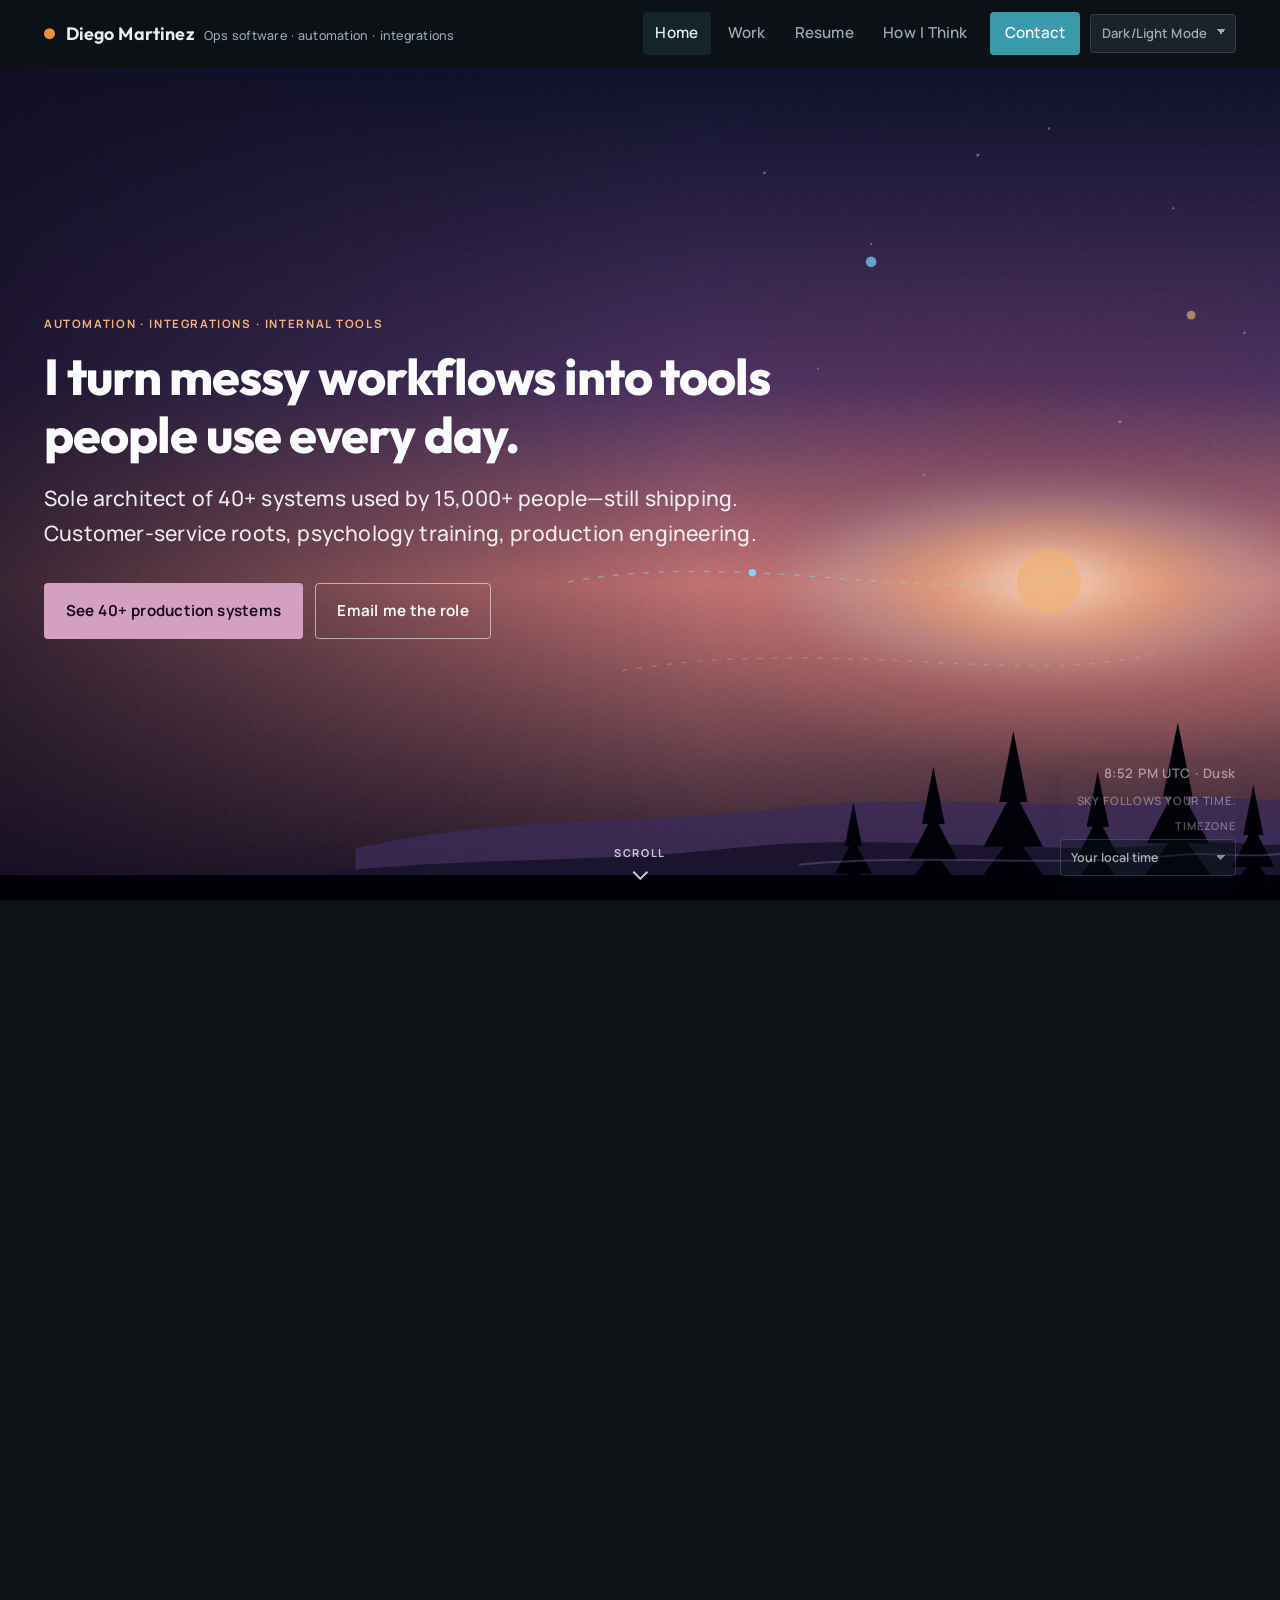
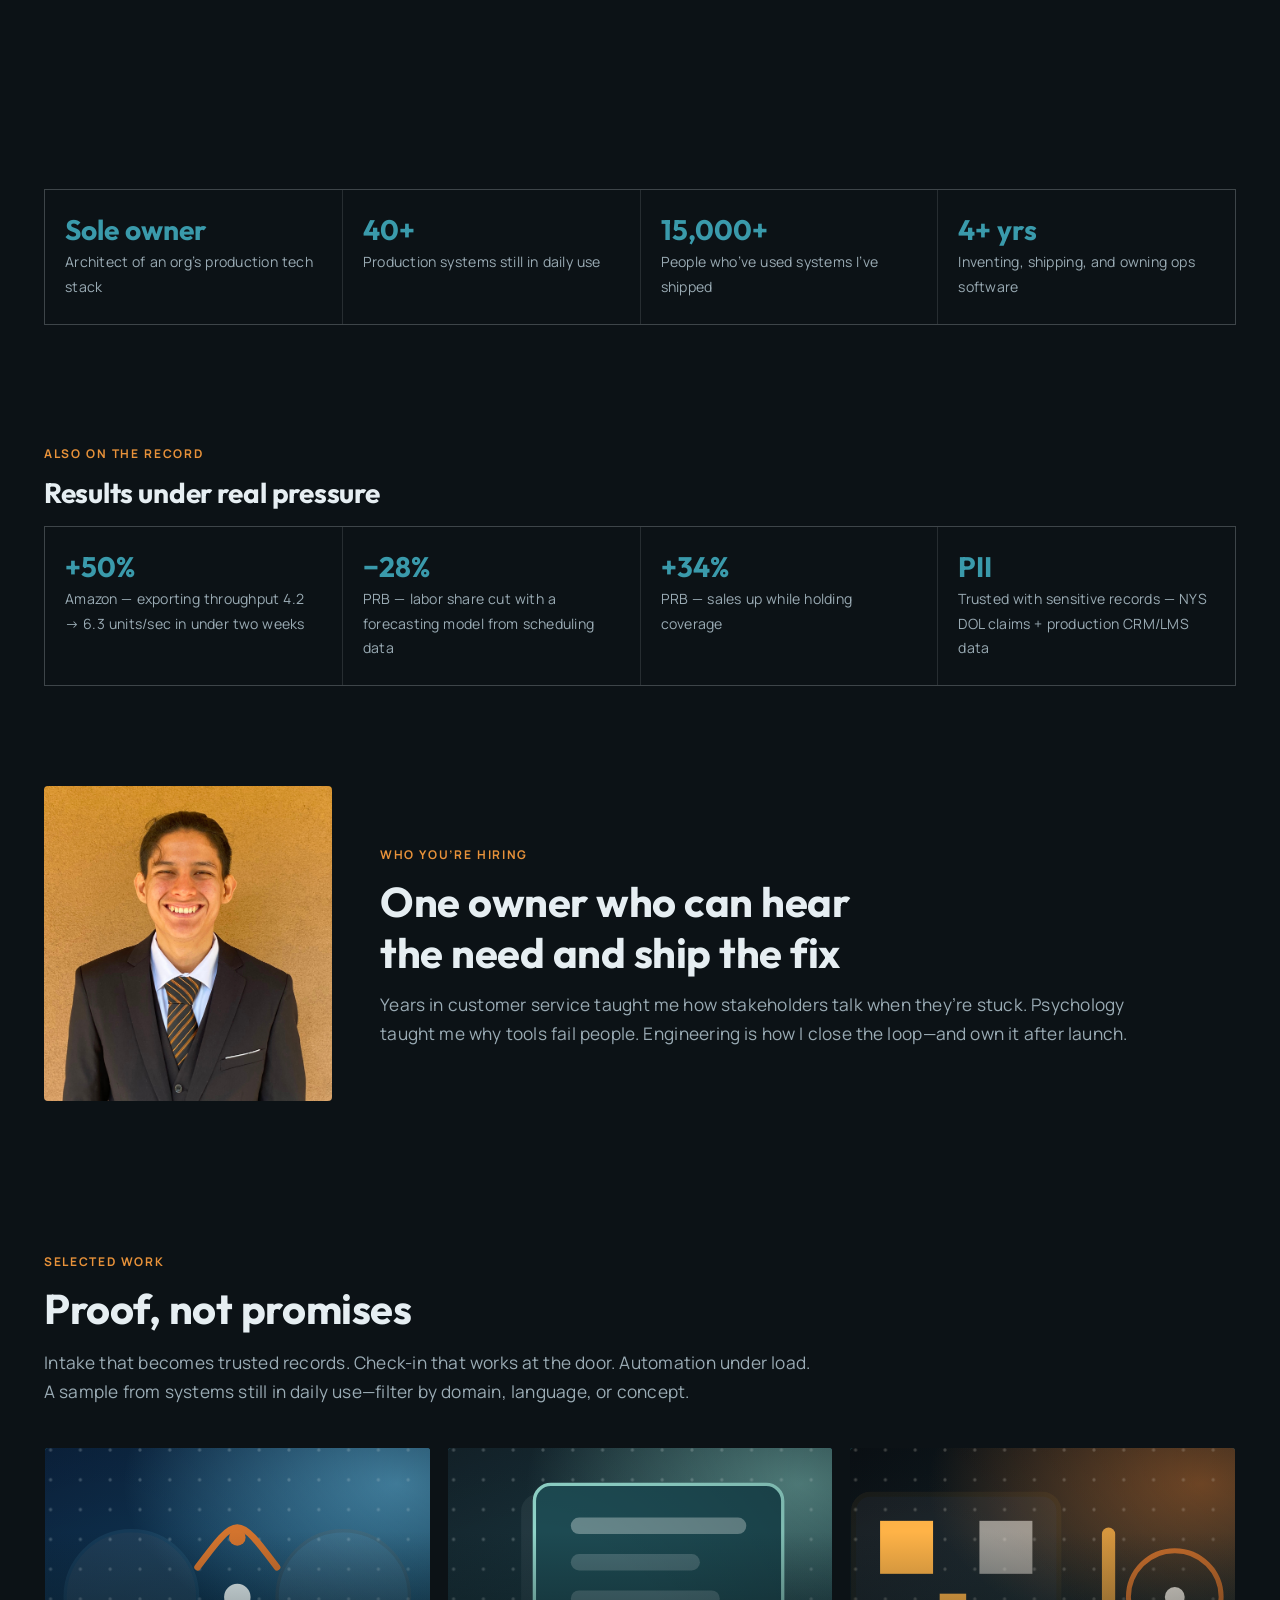
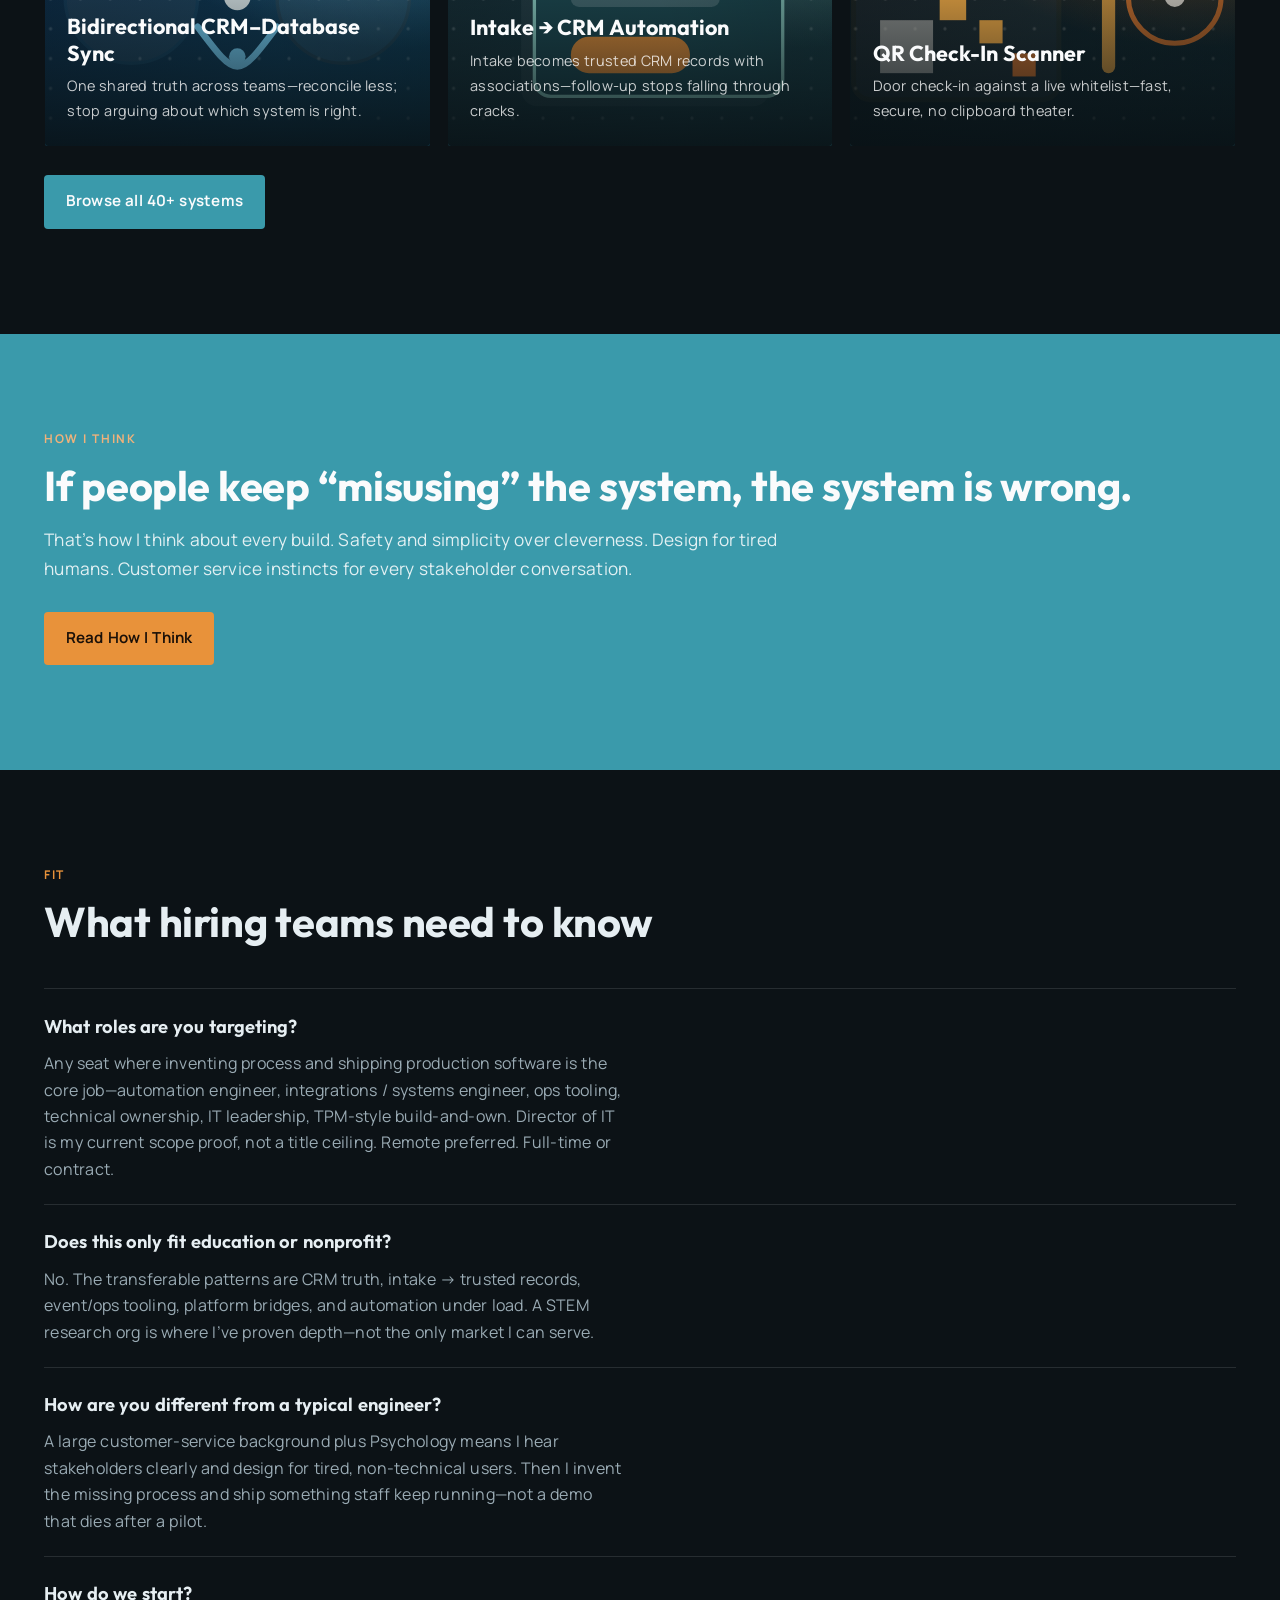
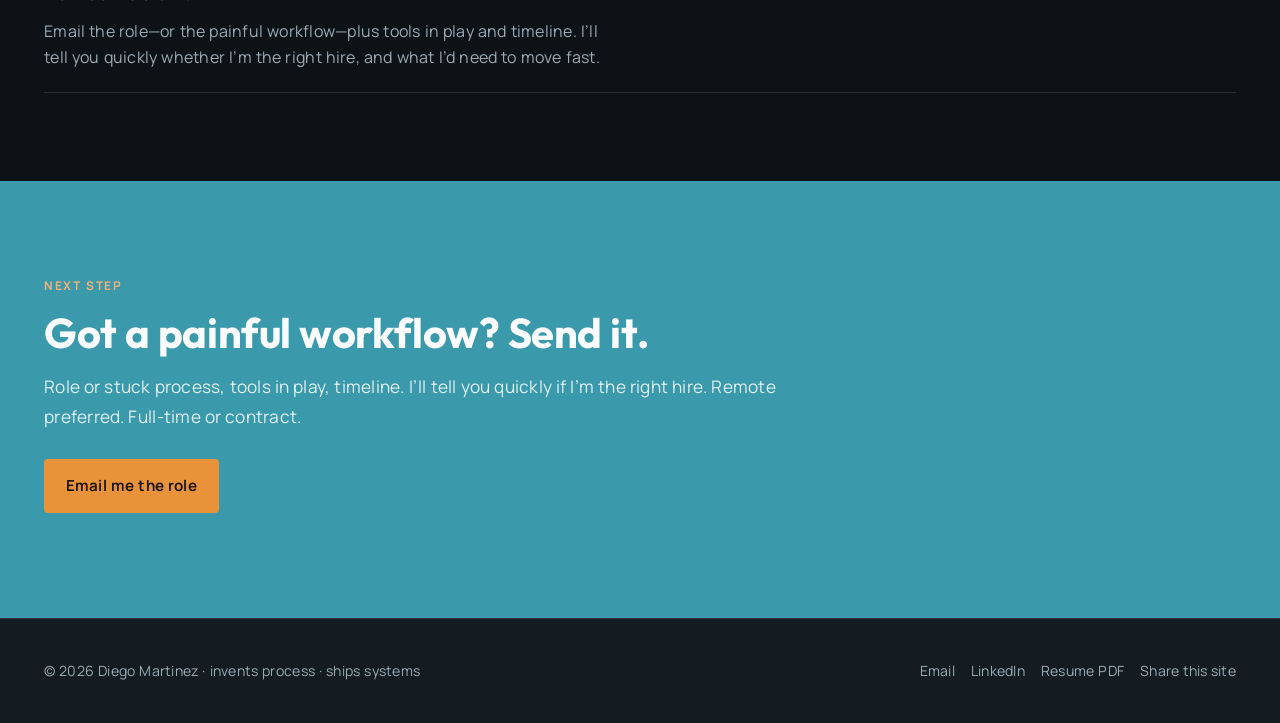
<file: index.html>
<!DOCTYPE html>
<html lang="en">
  <head>
    <meta charset="UTF-8" />
    <meta name="viewport" content="width=device-width, initial-scale=1, viewport-fit=cover" />
    <script>
      (function () {
        try {
          var mode = localStorage.getItem("portfolioThemeModeV1") || "auto";
          if (mode === "light" || mode === "dark") {
            document.documentElement.dataset.theme = mode;
            return;
          }
          var tz = localStorage.getItem("portfolioHeroTzV1") || "local";
          var h;
          if (!tz || tz === "local") {
            var d = new Date();
            h = d.getHours() + d.getMinutes() / 60;
          } else {
            try {
              var parts = new Intl.DateTimeFormat("en-US", {
                hour: "numeric",
                minute: "numeric",
                hourCycle: "h23",
                timeZone: tz
              }).formatToParts(new Date());
              var hour = Number(parts.find(function (p) { return p.type === "hour"; }).value);
              var minute = Number(parts.find(function (p) { return p.type === "minute"; }).value);
              h = (hour === 24 ? 0 : hour) + minute / 60;
            } catch (err) {
              var d2 = new Date();
              h = d2.getHours() + d2.getMinutes() / 60;
            }
          }
          document.documentElement.dataset.theme = h >= 4.5 && h < 17 ? "light" : "dark";
        } catch (err) {}
      })();
    </script>
    <title>Diego Martinez — Tools people use every day</title>
    <meta
      name="description"
      content="Diego Martinez turns messy workflows into production software—automation, integrations, internal tools. 40+ systems · 15,000+ users · remote · full-time or contract."
    />
    <link rel="icon" href="assets/favicon.svg" type="image/svg+xml" />
    <meta property="og:type" content="website" />
    <meta property="og:title" content="Diego Martinez — Tools people use every day" />
    <meta
      property="og:description"
      content="Turns messy workflows into production software—automation, integrations, internal tools. 40+ systems · 15,000+ users · remote · full-time or contract."
    />
    <meta property="og:image" content="assets/og-image.png" />
    <meta name="twitter:card" content="summary_large_image" />
    <meta name="twitter:title" content="Diego Martinez — Tools people use every day" />
    <meta
      name="twitter:description"
      content="Turns messy workflows into production software—automation, integrations, internal tools. 40+ systems · 15,000+ users · remote · full-time or contract."
    />
    <meta name="twitter:image" content="assets/og-image.png" />
    <link rel="preconnect" href="https://fonts.googleapis.com" />
    <link rel="preconnect" href="https://fonts.gstatic.com" crossorigin />
    <link
      href="https://fonts.googleapis.com/css2?family=Manrope:wght@400;500;600;700&family=Outfit:wght@500;600;700;800&display=swap"
      rel="stylesheet"
    />
    <link rel="stylesheet" href="css/styles.css?v=49" />
    <script src="js/posthog.js?v=1"></script>
  </head>
  <body>
    <header class="site-header">
      <div class="nav-inner">
        <a class="brand" href="index.html">
          <span class="brand-mark" aria-hidden="true"></span>
          Diego Martinez
          <span class="brand-role">Ops software · automation · integrations</span>
        </a>
        <button class="nav-toggle" type="button" aria-label="Open menu" aria-expanded="false">
          <span></span><span></span><span></span>
        </button>
        <nav class="nav-links" aria-label="Primary">
          <a href="index.html" aria-current="page">Home</a>
          <a href="portfolio.html">Work</a>
          <a href="resume.html">Resume</a>
          <a href="approach.html">How I Think</a>
          <a class="nav-cta" href="contact.html">Contact</a>
          <label class="theme-control">
            <span class="sr-only">Theme</span>
            <select id="theme-mode" aria-label="Color theme">
              <option value="auto">Dark/Light Mode</option>
              <option value="light">Light Mode</option>
              <option value="dark">Dark Mode</option>
            </select>
          </label>
        </nav>
      </div>
    </header>

    <main>
      <div class="hero-pin">
      <section class="hero" data-bg="skyclock-day" data-tone="light">
        <div class="hero-visual" aria-hidden="true">
          <div class="hero-base"></div>
          <div class="hero-scene" id="hero-scene"></div>
          <div class="hero-grain"></div>
        </div>
        <div class="hero-content">
          <p class="hero-eyebrow">Automation · integrations · internal tools</p>
          <h1 class="hero-brand hero-headline">
            I turn messy workflows into tools people use every day.
          </h1>
          <p class="hero-line" id="hero-line">
            Sole architect of 40+ systems used by 15,000+ people—still shipping. Customer-service roots, psychology training, production engineering.
          </p>
          <div class="hero-actions">
            <a class="btn btn-primary" href="portfolio.html">See 40+ production systems</a>
            <a class="btn btn-ghost" href="contact.html">Email me the role</a>
          </div>
        </div>
        <div class="hero-sky-meta" id="hero-sky-meta" hidden>
          <p class="hero-clock" id="hero-clock"></p>
          <p class="hero-sky-hint">Sky follows your time.</p>
          <label class="hero-tz-label" for="hero-tz">
            <span class="hero-tz-caption">Timezone</span>
            <select id="hero-tz" class="hero-tz-select" aria-label="Choose timezone for sky phase"></select>
          </label>
        </div>
      </section>
      </div>

      <section class="section-tight">
        <div class="container">
          <div class="proof-grid reveal">
            <div class="proof-item">
              <div class="proof-num">Sole owner</div>
              <div class="proof-label">Architect of an org’s production tech stack</div>
            </div>
            <div class="proof-item">
              <div class="proof-num">40+</div>
              <div class="proof-label">Production systems still in daily use</div>
            </div>
            <div class="proof-item">
              <div class="proof-num">15,000+</div>
              <div class="proof-label">People who’ve used systems I’ve shipped</div>
            </div>
            <div class="proof-item">
              <div class="proof-num">4+ yrs</div>
              <div class="proof-label">Inventing, shipping, and owning ops software</div>
            </div>
          </div>
        </div>
      </section>

      <section class="section-tight">
        <div class="container">
          <div class="section-head reveal" style="margin-bottom: 1rem">
            <span class="eyebrow">Also on the record</span>
            <h2 class="section-title" style="font-size: clamp(1.35rem, 2.5vw, 1.75rem)">Results under real pressure</h2>
          </div>
          <div class="proof-grid reveal">
            <div class="proof-item">
              <div class="proof-num">+50%</div>
              <div class="proof-label">Amazon — exporting throughput 4.2 → 6.3 units/sec in under two weeks</div>
            </div>
            <div class="proof-item">
              <div class="proof-num">−28%</div>
              <div class="proof-label">PRB — labor share cut with a forecasting model from scheduling data</div>
            </div>
            <div class="proof-item">
              <div class="proof-num">+34%</div>
              <div class="proof-label">PRB — sales up while holding coverage</div>
            </div>
            <div class="proof-item">
              <div class="proof-num">PII</div>
              <div class="proof-label">Trusted with sensitive records — NYS DOL claims + production CRM/LMS data</div>
            </div>
          </div>
        </div>
      </section>

      <section class="section-tight presence">
        <div class="container presence-row reveal">
          <figure class="presence-photo">
            <img
              src="assets/diego-portrait.jpg"
              alt="Diego Martinez in a suit, smiling"
              width="1400"
              height="1530"
              loading="lazy"
              decoding="async"
            />
          </figure>
          <div class="presence-copy">
            <span class="eyebrow">Who you’re hiring</span>
            <h2 class="section-title">One owner who can hear the need and ship the fix</h2>
            <p class="section-lead">
              Years in customer service taught me how stakeholders talk when they’re stuck. Psychology taught me why tools fail people. Engineering is how I close the loop—and own it after launch.
            </p>
          </div>
        </div>
      </section>

      <section class="section">
        <div class="container">
          <div class="section-head reveal">
            <span class="eyebrow">Selected work</span>
            <h2 class="section-title">Proof, not promises</h2>
            <p class="section-lead">
              Intake that becomes trusted records. Check-in that works at the door. Automation under load. A sample from systems still in daily use—filter by domain, language, or concept.
            </p>
          </div>
          <div id="featured-row" class="featured-row reveal"></div>
          <p style="margin-top: 1.75rem" class="reveal">
            <a class="btn btn-sea" href="portfolio.html">Browse all 40+ systems</a>
          </p>
        </div>
      </section>

      <section class="section section-sea">
        <div class="container reveal">
          <span class="eyebrow" style="color: var(--signal-soft)">How I Think</span>
          <h2 class="section-title" style="color: inherit">If people keep “misusing” the system, the system is wrong.</h2>
          <p class="section-lead" style="color: rgba(255, 255, 255, 0.85)">
            That’s how I think about every build. Safety and simplicity over cleverness. Design for tired humans. Customer service instincts for every stakeholder conversation.
          </p>
          <p style="margin-top: 1.75rem">
            <a class="btn btn-primary" href="approach.html">Read How I Think</a>
          </p>
        </div>
      </section>

      <section class="section">
        <div class="container">
          <div class="section-head reveal">
            <span class="eyebrow">Fit</span>
            <h2 class="section-title">What hiring teams need to know</h2>
          </div>
          <dl class="faq-list reveal">
            <div class="faq-item">
              <dt>What roles are you targeting?</dt>
              <dd>
                Any seat where inventing process and shipping production software is the core job—automation engineer, integrations / systems engineer, ops tooling, technical ownership, IT leadership, TPM-style build-and-own. Director of IT is my current scope proof, not a title ceiling. Remote preferred. Full-time or contract.
              </dd>
            </div>
            <div class="faq-item">
              <dt>Does this only fit education or nonprofit?</dt>
              <dd>
                No. The transferable patterns are CRM truth, intake → trusted records, event/ops tooling, platform bridges, and automation under load. A STEM research org is where I’ve proven depth—not the only market I can serve.
              </dd>
            </div>
            <div class="faq-item">
              <dt>How are you different from a typical engineer?</dt>
              <dd>
                A large customer-service background plus Psychology means I hear stakeholders clearly and design for tired, non-technical users. Then I invent the missing process and ship something staff keep running—not a demo that dies after a pilot.
              </dd>
            </div>
            <div class="faq-item">
              <dt>How do we start?</dt>
              <dd>
                Email the role—or the painful workflow—plus tools in play and timeline. I’ll tell you quickly whether I’m the right hire, and what I’d need to move fast.
              </dd>
            </div>
          </dl>
        </div>
      </section>

      <section class="section section-sea">
        <div class="container reveal">
          <span class="eyebrow" style="color: var(--signal-soft)">Next step</span>
          <h2 class="section-title" style="color: inherit">Got a painful workflow? Send it.</h2>
          <p class="section-lead" style="color: rgba(255, 255, 255, 0.85)">
            Role or stuck process, tools in play, timeline. I’ll tell you quickly if I’m the right hire. Remote preferred. Full-time or contract.
          </p>
          <p style="margin-top: 1.75rem">
            <a class="btn btn-primary" href="contact.html">Email me the role</a>
          </p>
        </div>
      </section>
    </main>

    <footer class="site-footer">
      <div class="container footer-inner">
        <span>© 2026 Diego Martinez · invents process · ships systems</span>
        <div class="footer-links">
          <a href="mailto:diegofarela11@gmail.com">Email</a>
          <a href="https://www.linkedin.com/in/diego-martinez-9a47701b2/" target="_blank" rel="noopener">LinkedIn</a>
          <a href="assets/Diego_Martinez_Resume.pdf" download>Resume PDF</a>
          <button type="button" class="share-site" data-share-site>Share this site</button>
        </div>
      </div>
    </footer>

    <script src="js/env.js?v=1"></script>
    <script src="js/projects.js?v=35"></script>
    <script src="js/main.js?v=38"></script>
  </body>
</html>
</file>
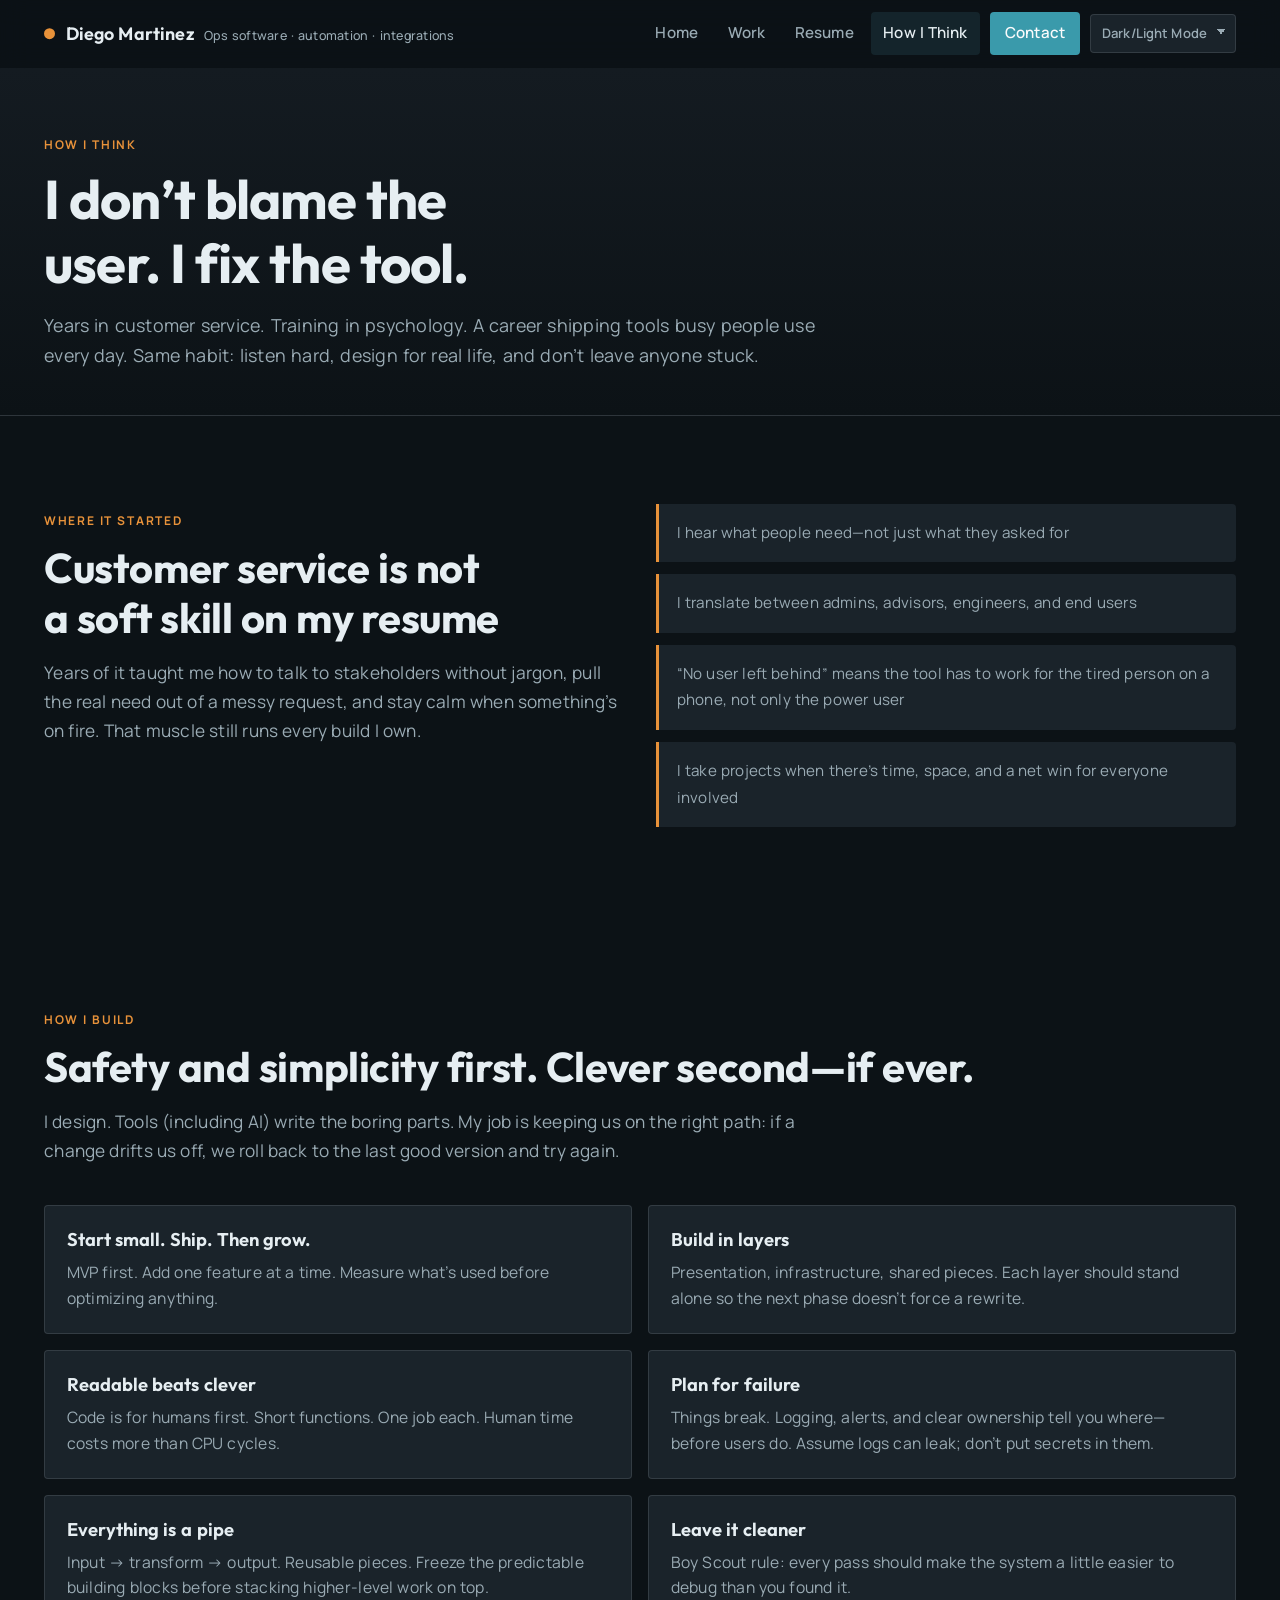
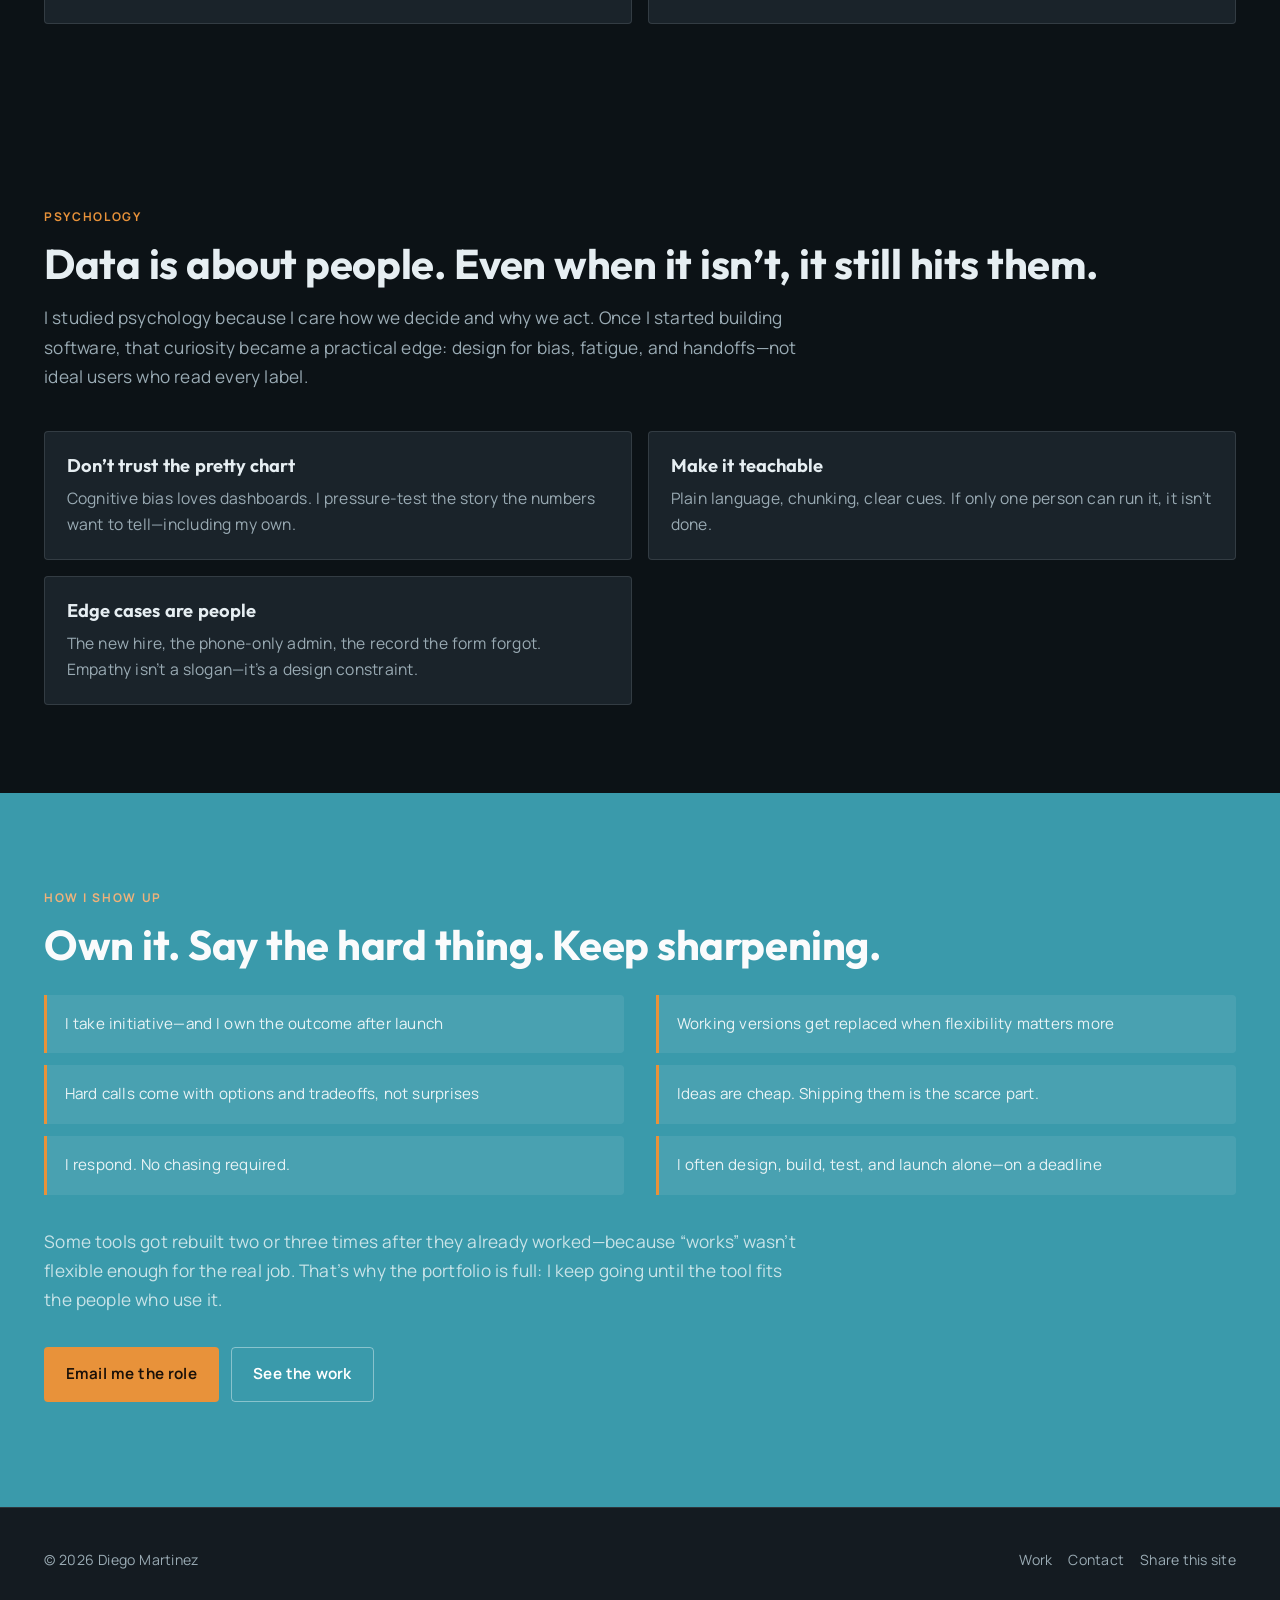
<file: approach.html>
<!DOCTYPE html>
<html lang="en">
  <head>
    <meta charset="UTF-8" />
    <meta name="viewport" content="width=device-width, initial-scale=1, viewport-fit=cover" />
    <script>
      (function () {
        try {
          var mode = localStorage.getItem("portfolioThemeModeV1") || "auto";
          if (mode === "light" || mode === "dark") {
            document.documentElement.dataset.theme = mode;
            return;
          }
          var tz = localStorage.getItem("portfolioHeroTzV1") || "local";
          var h;
          if (!tz || tz === "local") {
            var d = new Date();
            h = d.getHours() + d.getMinutes() / 60;
          } else {
            try {
              var parts = new Intl.DateTimeFormat("en-US", {
                hour: "numeric",
                minute: "numeric",
                hourCycle: "h23",
                timeZone: tz
              }).formatToParts(new Date());
              var hour = Number(parts.find(function (p) { return p.type === "hour"; }).value);
              var minute = Number(parts.find(function (p) { return p.type === "minute"; }).value);
              h = (hour === 24 ? 0 : hour) + minute / 60;
            } catch (err) {
              var d2 = new Date();
              h = d2.getHours() + d2.getMinutes() / 60;
            }
          }
          document.documentElement.dataset.theme = h >= 4.5 && h < 17 ? "light" : "dark";
        } catch (err) {}
      })();
    </script>
    <title>How I Think — Diego Martinez</title>
    <meta
      name="description"
      content="How Diego Martinez thinks about people, systems, and code: customer service instincts, psychology, and shipping software that holds up under real use."
    />
    <link rel="icon" href="assets/favicon.svg" type="image/svg+xml" />
    <meta property="og:type" content="website" />
    <meta property="og:title" content="How I Think — Diego Martinez" />
    <meta
      property="og:description"
      content="Customer service instincts, psychology, and shipping software that holds up under real use."
    />
    <meta property="og:image" content="assets/og-image.png" />
    <meta name="twitter:card" content="summary_large_image" />
    <meta name="twitter:title" content="How I Think — Diego Martinez" />
    <meta
      name="twitter:description"
      content="Customer service instincts, psychology, and shipping software that holds up under real use."
    />
    <meta name="twitter:image" content="assets/og-image.png" />
    <link rel="preconnect" href="https://fonts.googleapis.com" />
    <link rel="preconnect" href="https://fonts.gstatic.com" crossorigin />
    <link
      href="https://fonts.googleapis.com/css2?family=Manrope:wght@400;500;600;700&family=Outfit:wght@500;600;700;800&display=swap"
      rel="stylesheet"
    />
    <link rel="stylesheet" href="css/styles.css?v=49" />
    <script src="js/posthog.js?v=1"></script>
  </head>
  <body>
    <header class="site-header">
      <div class="nav-inner">
        <a class="brand" href="index.html">
          <span class="brand-mark" aria-hidden="true"></span>
          Diego Martinez
          <span class="brand-role">Ops software · automation · integrations</span>
        </a>
        <button class="nav-toggle" type="button" aria-label="Open menu" aria-expanded="false">
          <span></span><span></span><span></span>
        </button>
        <nav class="nav-links" aria-label="Primary">
          <a href="index.html">Home</a>
          <a href="portfolio.html">Work</a>
          <a href="resume.html">Resume</a>
          <a href="approach.html" aria-current="page">How I Think</a>
          <a class="nav-cta" href="contact.html">Contact</a>
          <label class="theme-control">
            <span class="sr-only">Theme</span>
            <select id="theme-mode" aria-label="Color theme">
              <option value="auto">Dark/Light Mode</option>
              <option value="light">Light Mode</option>
              <option value="dark">Dark Mode</option>
            </select>
          </label>
        </nav>
      </div>
    </header>

    <main>
      <section class="page-hero">
        <div class="container">
          <span class="eyebrow">How I Think</span>
          <h1>I don’t blame the user. I fix the tool.</h1>
          <p>
            Years in customer service. Training in psychology. A career shipping tools busy people use every day. Same habit: listen hard, design for real life, and don’t leave anyone stuck.
          </p>
        </div>
      </section>

      <section class="section">
        <div class="container two-col">
          <div class="reveal">
            <span class="eyebrow">Where it started</span>
            <h2 class="section-title">Customer service is not a soft skill on my resume</h2>
            <p class="section-lead">
              Years of it taught me how to talk to stakeholders without jargon, pull the real need out of a messy request, and stay calm when something’s on fire. That muscle still runs every build I own.
            </p>
          </div>
          <ul class="principle-list reveal">
            <li>I hear what people need—not just what they asked for</li>
            <li>I translate between admins, advisors, engineers, and end users</li>
            <li>“No user left behind” means the tool has to work for the tired person on a phone, not only the power user</li>
            <li>I take projects when there’s time, space, and a net win for everyone involved</li>
          </ul>
        </div>
      </section>

      <section class="section" id="how-i-build">
        <div class="container">
          <div class="section-head reveal">
            <span class="eyebrow">How I build</span>
            <h2 class="section-title">Safety and simplicity first. Clever second—if ever.</h2>
            <p class="section-lead">
              I design. Tools (including AI) write the boring parts. My job is keeping us on the right path: if a change drifts us off, we roll back to the last good version and try again.
            </p>
          </div>
          <div class="topic-grid">
            <article class="topic reveal">
              <h3>Start small. Ship. Then grow.</h3>
              <p>MVP first. Add one feature at a time. Measure what’s used before optimizing anything.</p>
            </article>
            <article class="topic reveal">
              <h3>Build in layers</h3>
              <p>Presentation, infrastructure, shared pieces. Each layer should stand alone so the next phase doesn’t force a rewrite.</p>
            </article>
            <article class="topic reveal">
              <h3>Readable beats clever</h3>
              <p>Code is for humans first. Short functions. One job each. Human time costs more than CPU cycles.</p>
            </article>
            <article class="topic reveal">
              <h3>Plan for failure</h3>
              <p>Things break. Logging, alerts, and clear ownership tell you where—before users do. Assume logs can leak; don’t put secrets in them.</p>
            </article>
            <article class="topic reveal">
              <h3>Everything is a pipe</h3>
              <p>Input → transform → output. Reusable pieces. Freeze the predictable building blocks before stacking higher-level work on top.</p>
            </article>
            <article class="topic reveal">
              <h3>Leave it cleaner</h3>
              <p>Boy Scout rule: every pass should make the system a little easier to debug than you found it.</p>
            </article>
          </div>
        </div>
      </section>

      <section class="section" id="how-i-think">
        <div class="container">
          <div class="section-head reveal">
            <span class="eyebrow">Psychology</span>
            <h2 class="section-title">Data is about people. Even when it isn’t, it still hits them.</h2>
            <p class="section-lead">
              I studied psychology because I care how we decide and why we act. Once I started building software, that curiosity became a practical edge: design for bias, fatigue, and handoffs—not ideal users who read every label.
            </p>
          </div>
          <div class="topic-grid">
            <article class="topic reveal">
              <h3>Don’t trust the pretty chart</h3>
              <p>Cognitive bias loves dashboards. I pressure-test the story the numbers want to tell—including my own.</p>
            </article>
            <article class="topic reveal">
              <h3>Make it teachable</h3>
              <p>Plain language, chunking, clear cues. If only one person can run it, it isn’t done.</p>
            </article>
            <article class="topic reveal">
              <h3>Edge cases are people</h3>
              <p>The new hire, the phone-only admin, the record the form forgot. Empathy isn’t a slogan—it’s a design constraint.</p>
            </article>
          </div>
        </div>
      </section>

      <section class="section section-sea">
        <div class="container reveal">
          <span class="eyebrow" style="color: var(--signal-soft)">How I show up</span>
          <h2 class="section-title">Own it. Say the hard thing. Keep sharpening.</h2>
          <div class="two-col" style="margin-top: 1.5rem">
            <ul class="principle-list">
              <li style="background: rgba(255,255,255,0.08); color: rgba(255,255,255,0.88); border-left-color: var(--signal)">I take initiative—and I own the outcome after launch</li>
              <li style="background: rgba(255,255,255,0.08); color: rgba(255,255,255,0.88); border-left-color: var(--signal)">Hard calls come with options and tradeoffs, not surprises</li>
              <li style="background: rgba(255,255,255,0.08); color: rgba(255,255,255,0.88); border-left-color: var(--signal)">I respond. No chasing required.</li>
            </ul>
            <ul class="principle-list">
              <li style="background: rgba(255,255,255,0.08); color: rgba(255,255,255,0.88); border-left-color: var(--signal)">Working versions get replaced when flexibility matters more</li>
              <li style="background: rgba(255,255,255,0.08); color: rgba(255,255,255,0.88); border-left-color: var(--signal)">Ideas are cheap. Shipping them is the scarce part.</li>
              <li style="background: rgba(255,255,255,0.08); color: rgba(255,255,255,0.88); border-left-color: var(--signal)">I often design, build, test, and launch alone—on a deadline</li>
            </ul>
          </div>
          <p class="section-lead" style="margin-top: 2rem">
            Some tools got rebuilt two or three times after they already worked—because “works” wasn’t flexible enough for the real job. That’s why the portfolio is full: I keep going until the tool fits the people who use it.
          </p>
          <p class="btn-row" style="margin-top: 2rem">
            <a class="btn btn-primary" href="contact.html">Email me the role</a>
            <a class="btn btn-ghost" href="portfolio.html" style="border-color: rgba(255,255,255,0.4); color: #fff">See the work</a>
          </p>
        </div>
      </section>
    </main>

    <footer class="site-footer">
      <div class="container footer-inner">
        <span>© 2026 Diego Martinez</span>
        <div class="footer-links">
          <a href="portfolio.html">Work</a>
          <a href="contact.html">Contact</a>
          <button type="button" class="share-site" data-share-site>Share this site</button>
        </div>
      </div>
    </footer>

    <script src="js/env.js?v=1"></script>
    <script src="js/main.js?v=38"></script>
  </body>
</html>
</file>
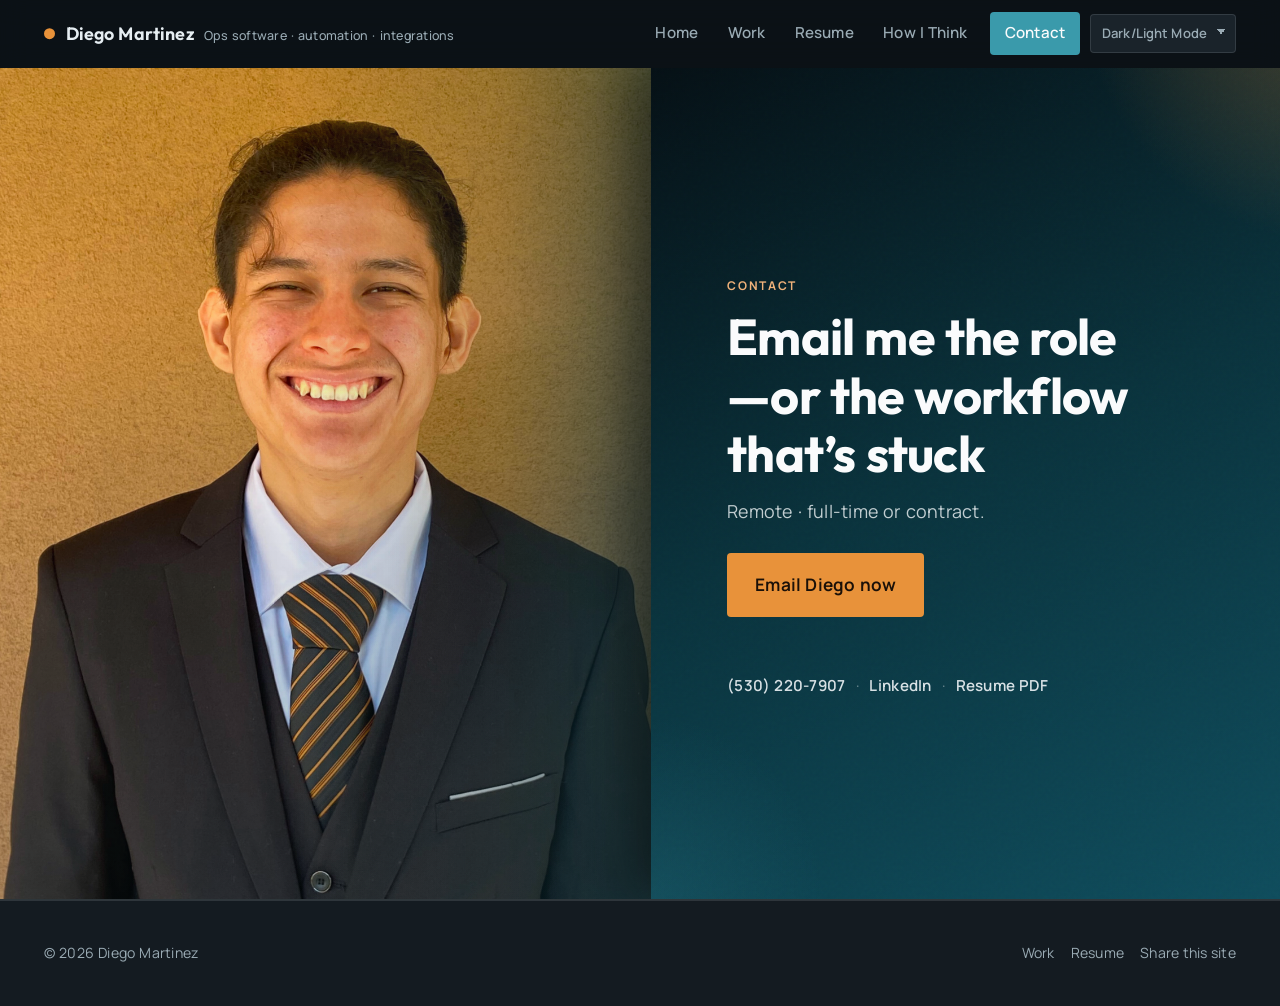
<file: contact.html>
<!DOCTYPE html>
<html lang="en">
  <head>
    <meta charset="UTF-8" />
    <meta name="viewport" content="width=device-width, initial-scale=1, viewport-fit=cover" />
    <script>
      (function () {
        try {
          var mode = localStorage.getItem("portfolioThemeModeV1") || "auto";
          if (mode === "light" || mode === "dark") {
            document.documentElement.dataset.theme = mode;
            return;
          }
          var tz = localStorage.getItem("portfolioHeroTzV1") || "local";
          var h;
          if (!tz || tz === "local") {
            var d = new Date();
            h = d.getHours() + d.getMinutes() / 60;
          } else {
            try {
              var parts = new Intl.DateTimeFormat("en-US", {
                hour: "numeric",
                minute: "numeric",
                hourCycle: "h23",
                timeZone: tz
              }).formatToParts(new Date());
              var hour = Number(parts.find(function (p) { return p.type === "hour"; }).value);
              var minute = Number(parts.find(function (p) { return p.type === "minute"; }).value);
              h = (hour === 24 ? 0 : hour) + minute / 60;
            } catch (err) {
              var d2 = new Date();
              h = d2.getHours() + d2.getMinutes() / 60;
            }
          }
          document.documentElement.dataset.theme = h >= 4.5 && h < 17 ? "light" : "dark";
        } catch (err) {}
      })();
    </script>
    <title>Contact Diego Martinez — Hire for ops systems</title>
    <meta
      name="description"
      content="Email Diego Martinez about a role or broken workflow. Automation, integrations, ops systems. 40+ production systems. Remote. Full-time or contract."
    />
    <link rel="icon" href="assets/favicon.svg" type="image/svg+xml" />
    <meta property="og:type" content="website" />
    <meta property="og:title" content="Contact Diego Martinez — Hire for ops systems" />
    <meta
      property="og:description"
      content="Email Diego about a role or broken workflow. Automation, integrations, ops systems. 40+ production systems. Remote. Full-time or contract."
    />
    <meta property="og:image" content="assets/og-image.png" />
    <meta name="twitter:card" content="summary_large_image" />
    <meta name="twitter:title" content="Contact Diego Martinez — Hire for ops systems" />
    <meta
      name="twitter:description"
      content="Email Diego about a role or broken workflow. Automation, integrations, ops systems. 40+ production systems. Remote. Full-time or contract."
    />
    <meta name="twitter:image" content="assets/og-image.png" />
    <link rel="preconnect" href="https://fonts.googleapis.com" />
    <link rel="preconnect" href="https://fonts.gstatic.com" crossorigin />
    <link
      href="https://fonts.googleapis.com/css2?family=Manrope:wght@400;500;600;700&family=Outfit:wght@500;600;700;800&display=swap"
      rel="stylesheet"
    />
    <link rel="stylesheet" href="css/styles.css?v=49" />
    <script src="js/posthog.js?v=1"></script>
  </head>
  <body>
    <header class="site-header">
      <div class="nav-inner">
        <a class="brand" href="index.html">
          <span class="brand-mark" aria-hidden="true"></span>
          Diego Martinez
          <span class="brand-role">Ops software · automation · integrations</span>
        </a>
        <button class="nav-toggle" type="button" aria-label="Open menu" aria-expanded="false">
          <span></span><span></span><span></span>
        </button>
        <nav class="nav-links" aria-label="Primary">
          <a href="index.html">Home</a>
          <a href="portfolio.html">Work</a>
          <a href="resume.html">Resume</a>
          <a href="approach.html">How I Think</a>
          <a class="nav-cta" href="contact.html" aria-current="page">Contact</a>
          <label class="theme-control">
            <span class="sr-only">Theme</span>
            <select id="theme-mode" aria-label="Color theme">
              <option value="auto">Dark/Light Mode</option>
              <option value="light">Light Mode</option>
              <option value="dark">Dark Mode</option>
            </select>
          </label>
        </nav>
      </div>
    </header>

    <main>
      <section class="contact-stage">
        <div class="contact-stage-media">
          <img
            src="assets/diego-portrait.jpg"
            alt="Diego Martinez"
            width="1400"
            height="1530"
            decoding="async"
          />
          <div class="contact-stage-veil" aria-hidden="true"></div>
        </div>
        <div class="contact-stage-panel">
          <div class="contact-copy">
            <span class="eyebrow">Contact</span>
            <h1>Email me the role—or the workflow that’s stuck</h1>
            <p>Remote · full-time or contract.</p>
            <a
              class="btn btn-primary contact-primary"
              href="mailto:diegofarela11@gmail.com?subject=Role%20or%20workflow%20%E2%80%94%20Diego%20Martinez&body=Role%20or%20problem%3A%0A%0ATools%20in%20play%3A%0A%0ATimeline%20%2F%20urgency%3A%0A%0ARemote%20%2F%20location%20notes%3A%0A"
            >
              Email Diego now
            </a>
            <p class="contact-links">
              <a href="tel:+15302207907">(530) 220-7907</a>
              <span aria-hidden="true">·</span>
              <a href="https://www.linkedin.com/in/diego-martinez-9a47701b2/" target="_blank" rel="noopener noreferrer">LinkedIn</a>
              <span aria-hidden="true">·</span>
              <a href="assets/Diego_Martinez_Resume.pdf" download>Resume PDF</a>
            </p>
          </div>
        </div>
      </section>
    </main>

    <footer class="site-footer">
      <div class="container footer-inner">
        <span>© 2026 Diego Martinez</span>
        <div class="footer-links">
          <a href="portfolio.html">Work</a>
          <a href="resume.html">Resume</a>
          <button type="button" class="share-site" data-share-site>Share this site</button>
        </div>
      </div>
    </footer>

    <script src="js/env.js?v=1"></script>
    <script src="js/main.js?v=38"></script>
  </body>
</html>
</file>
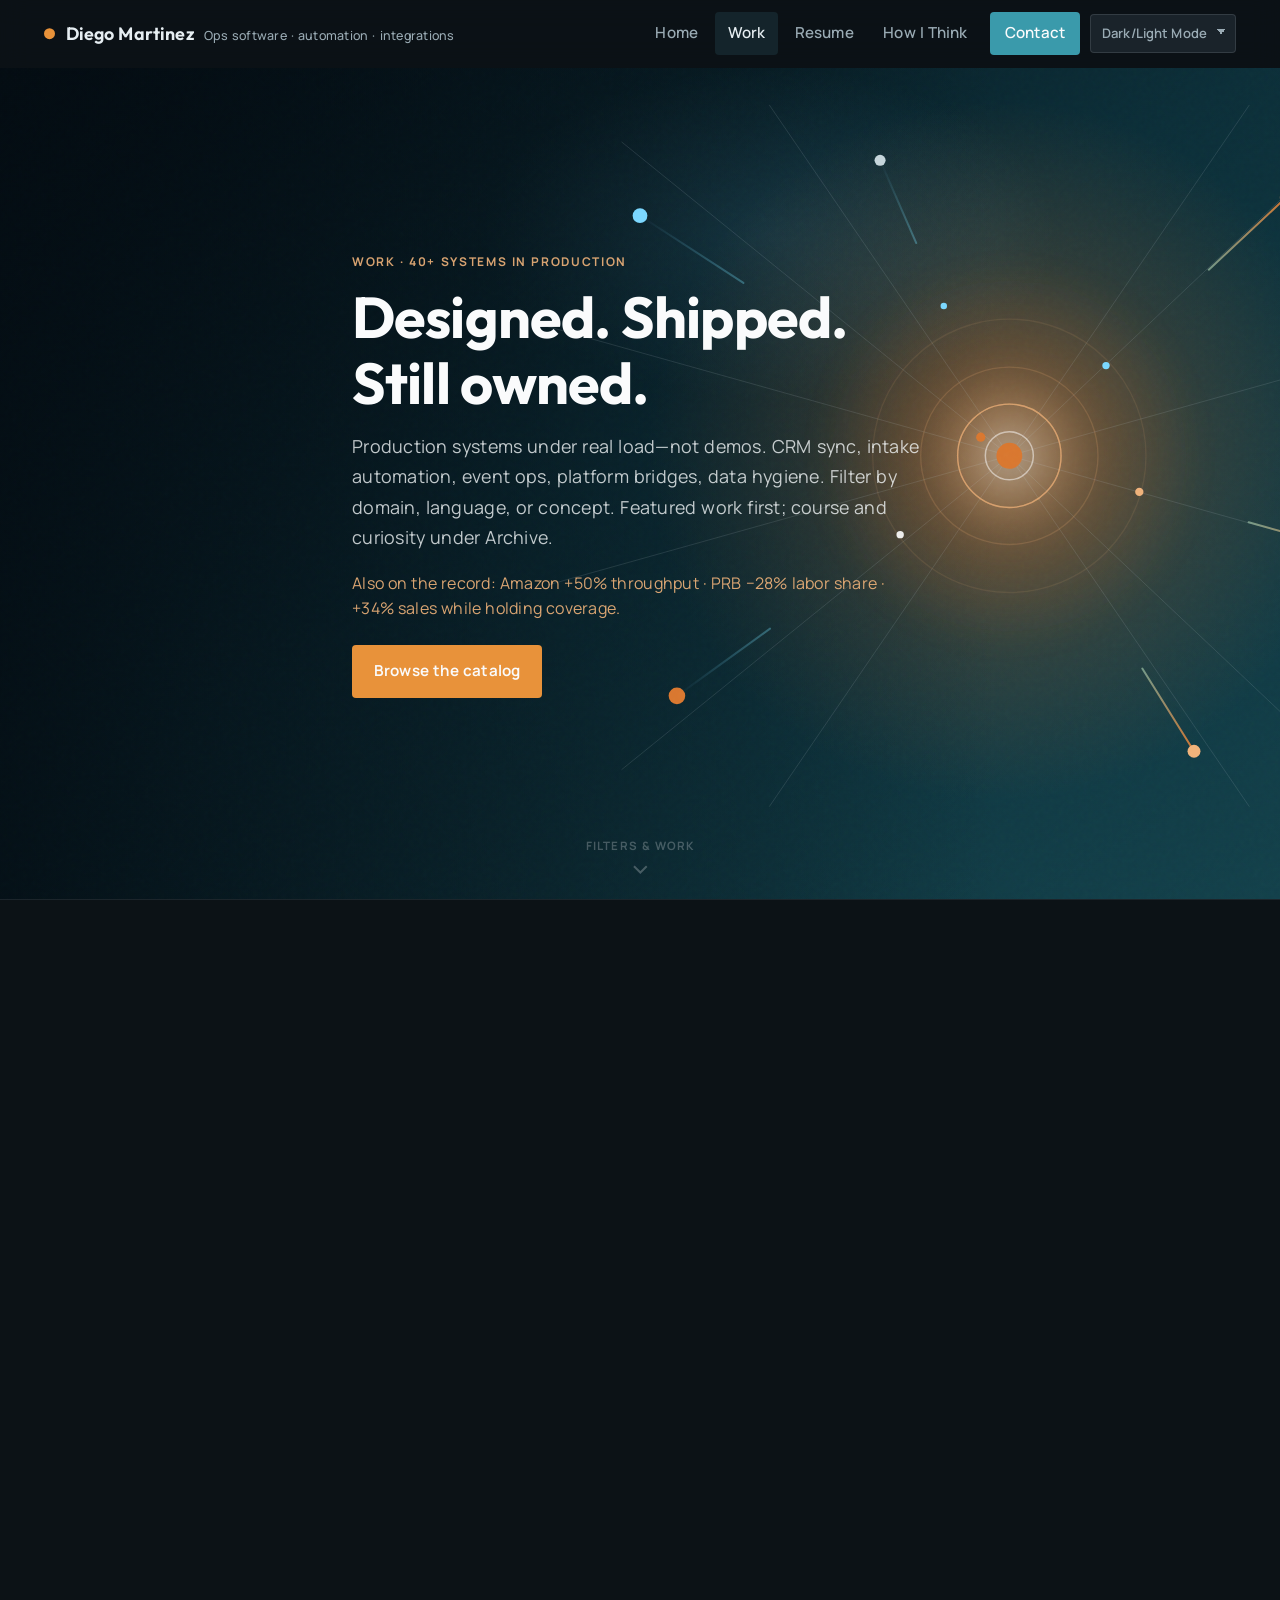
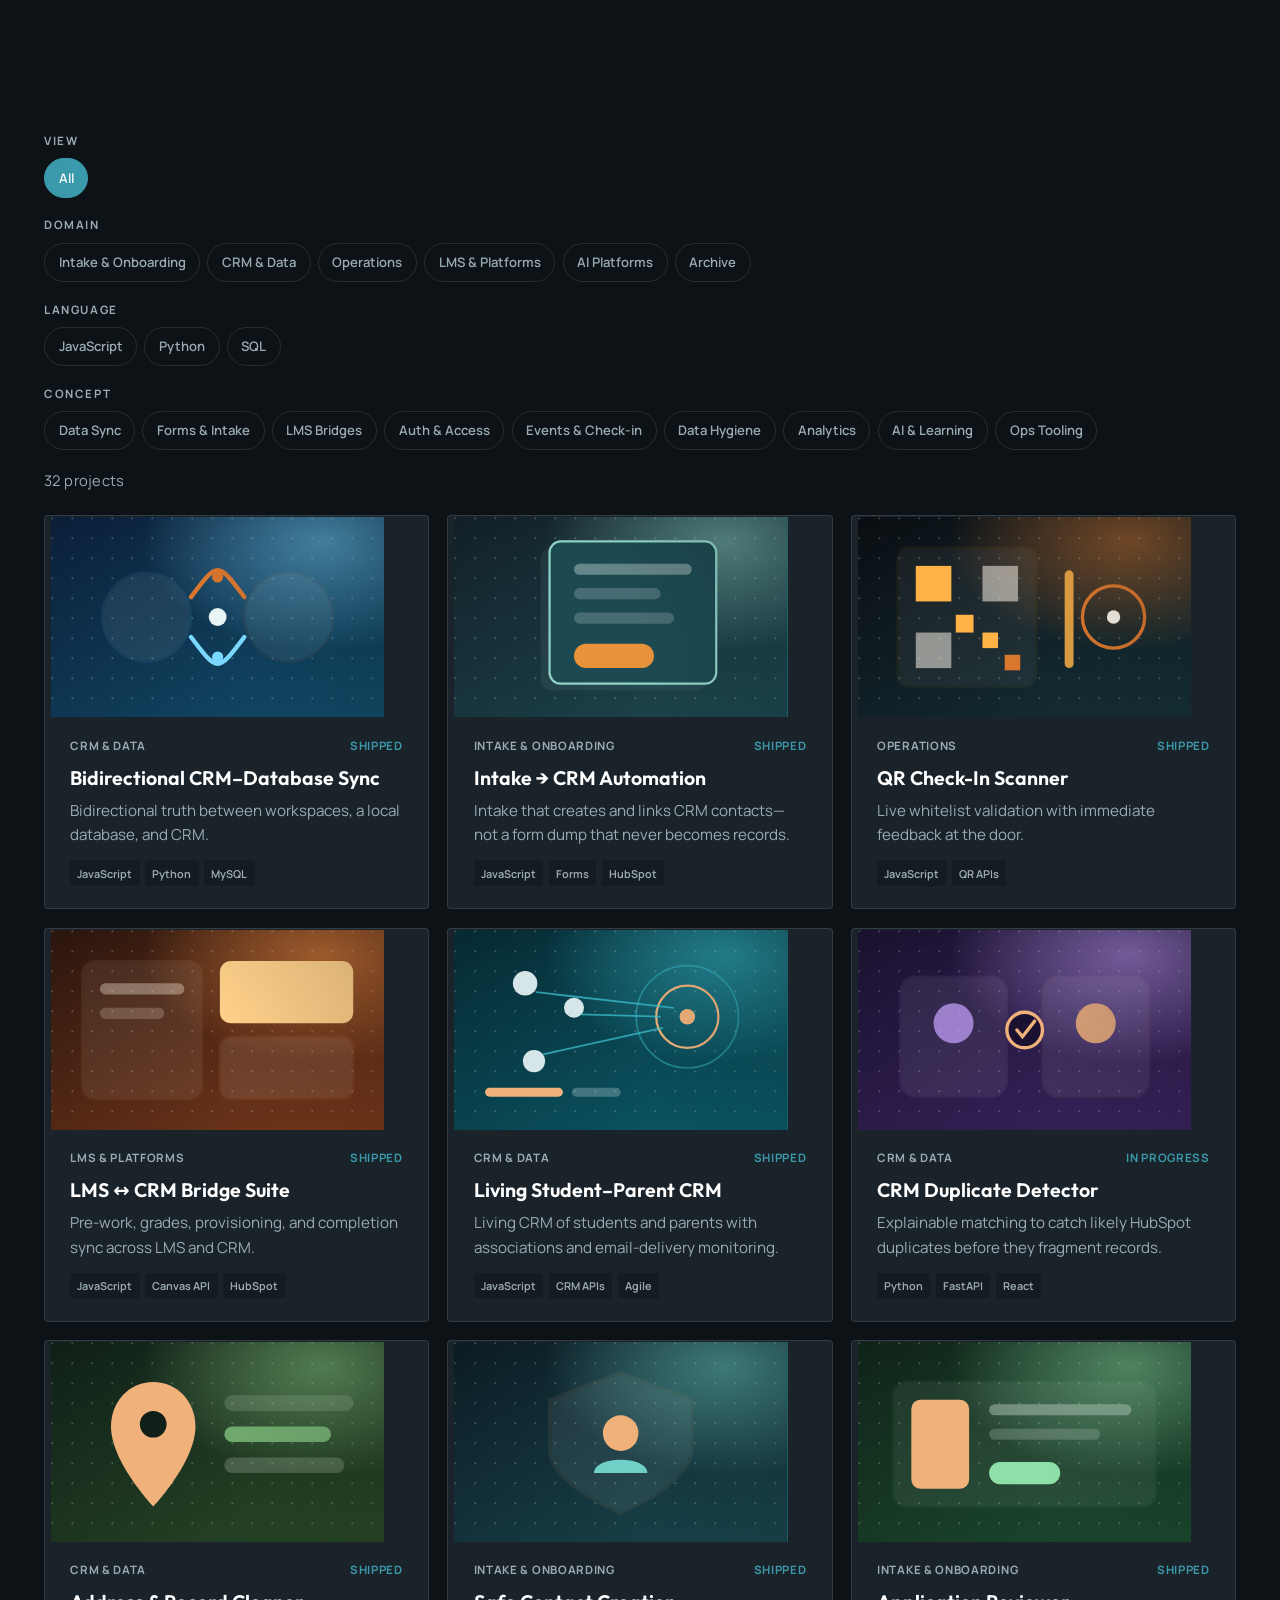
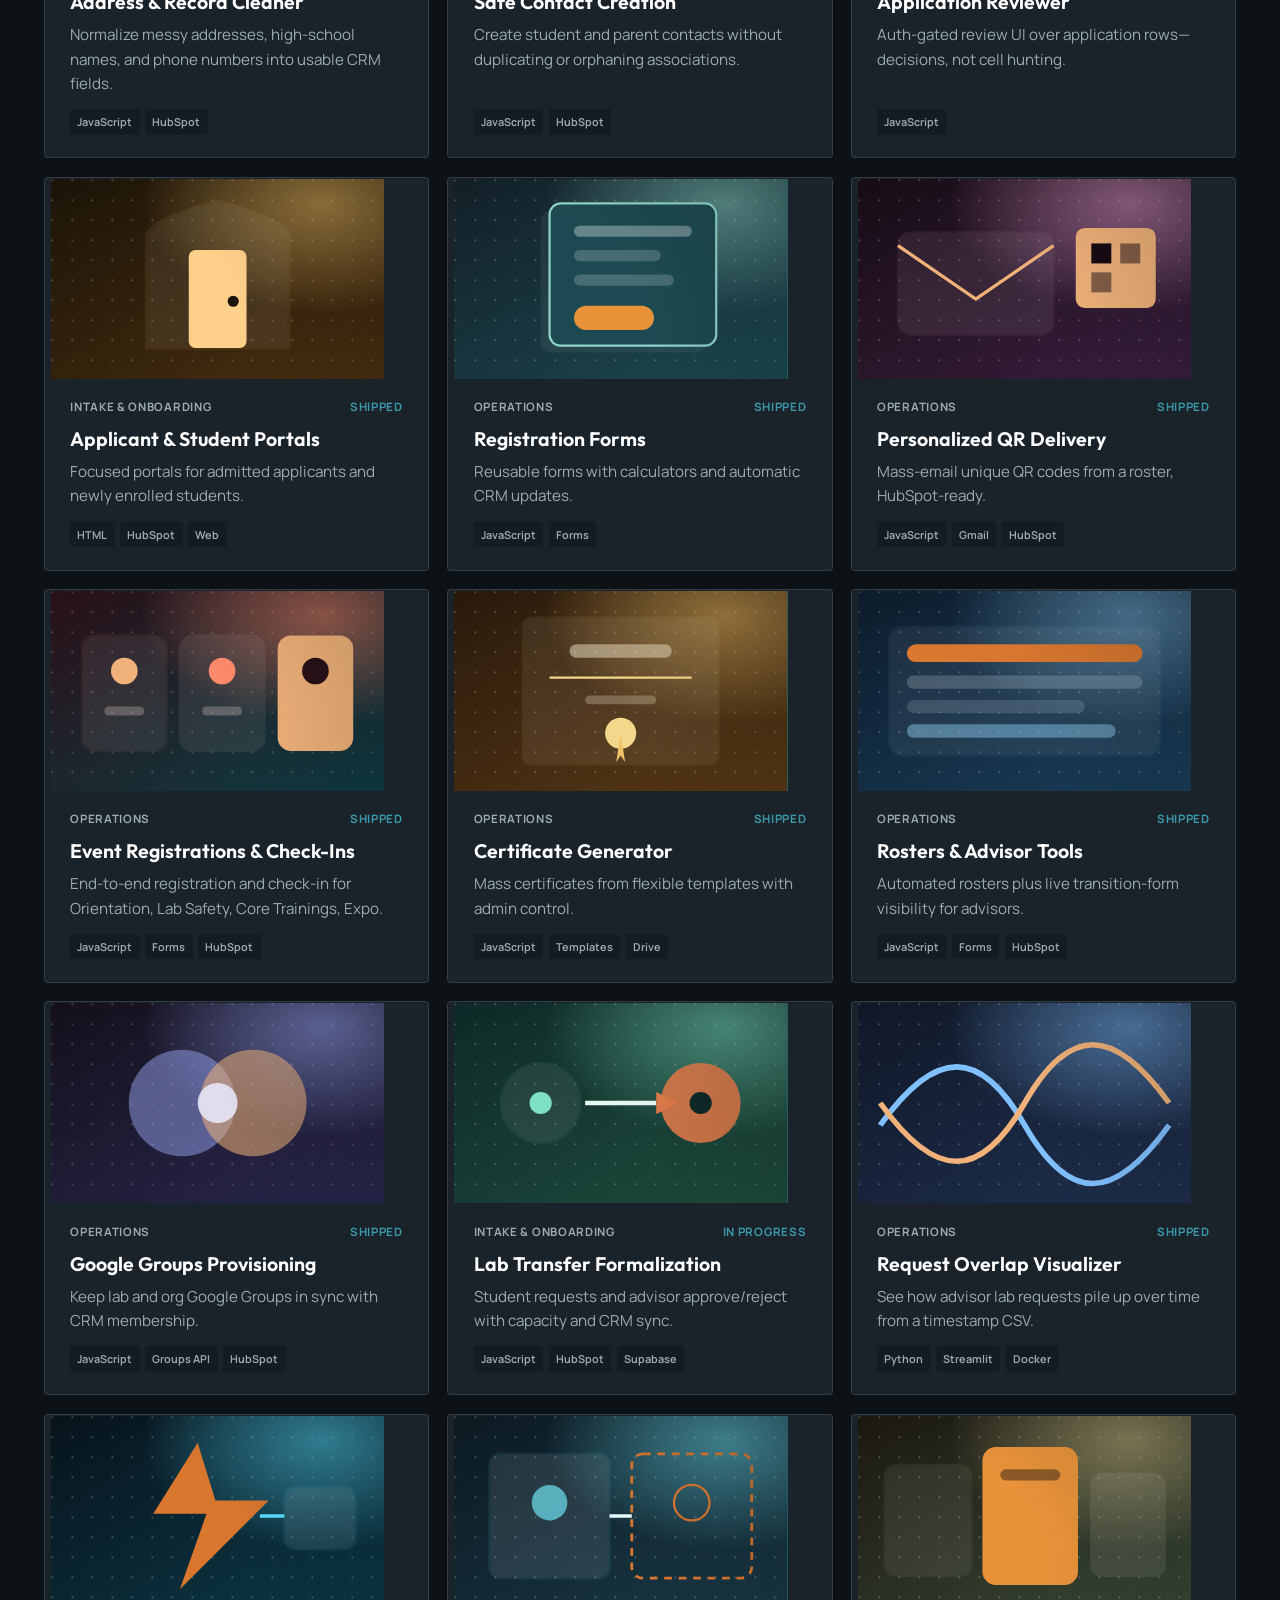
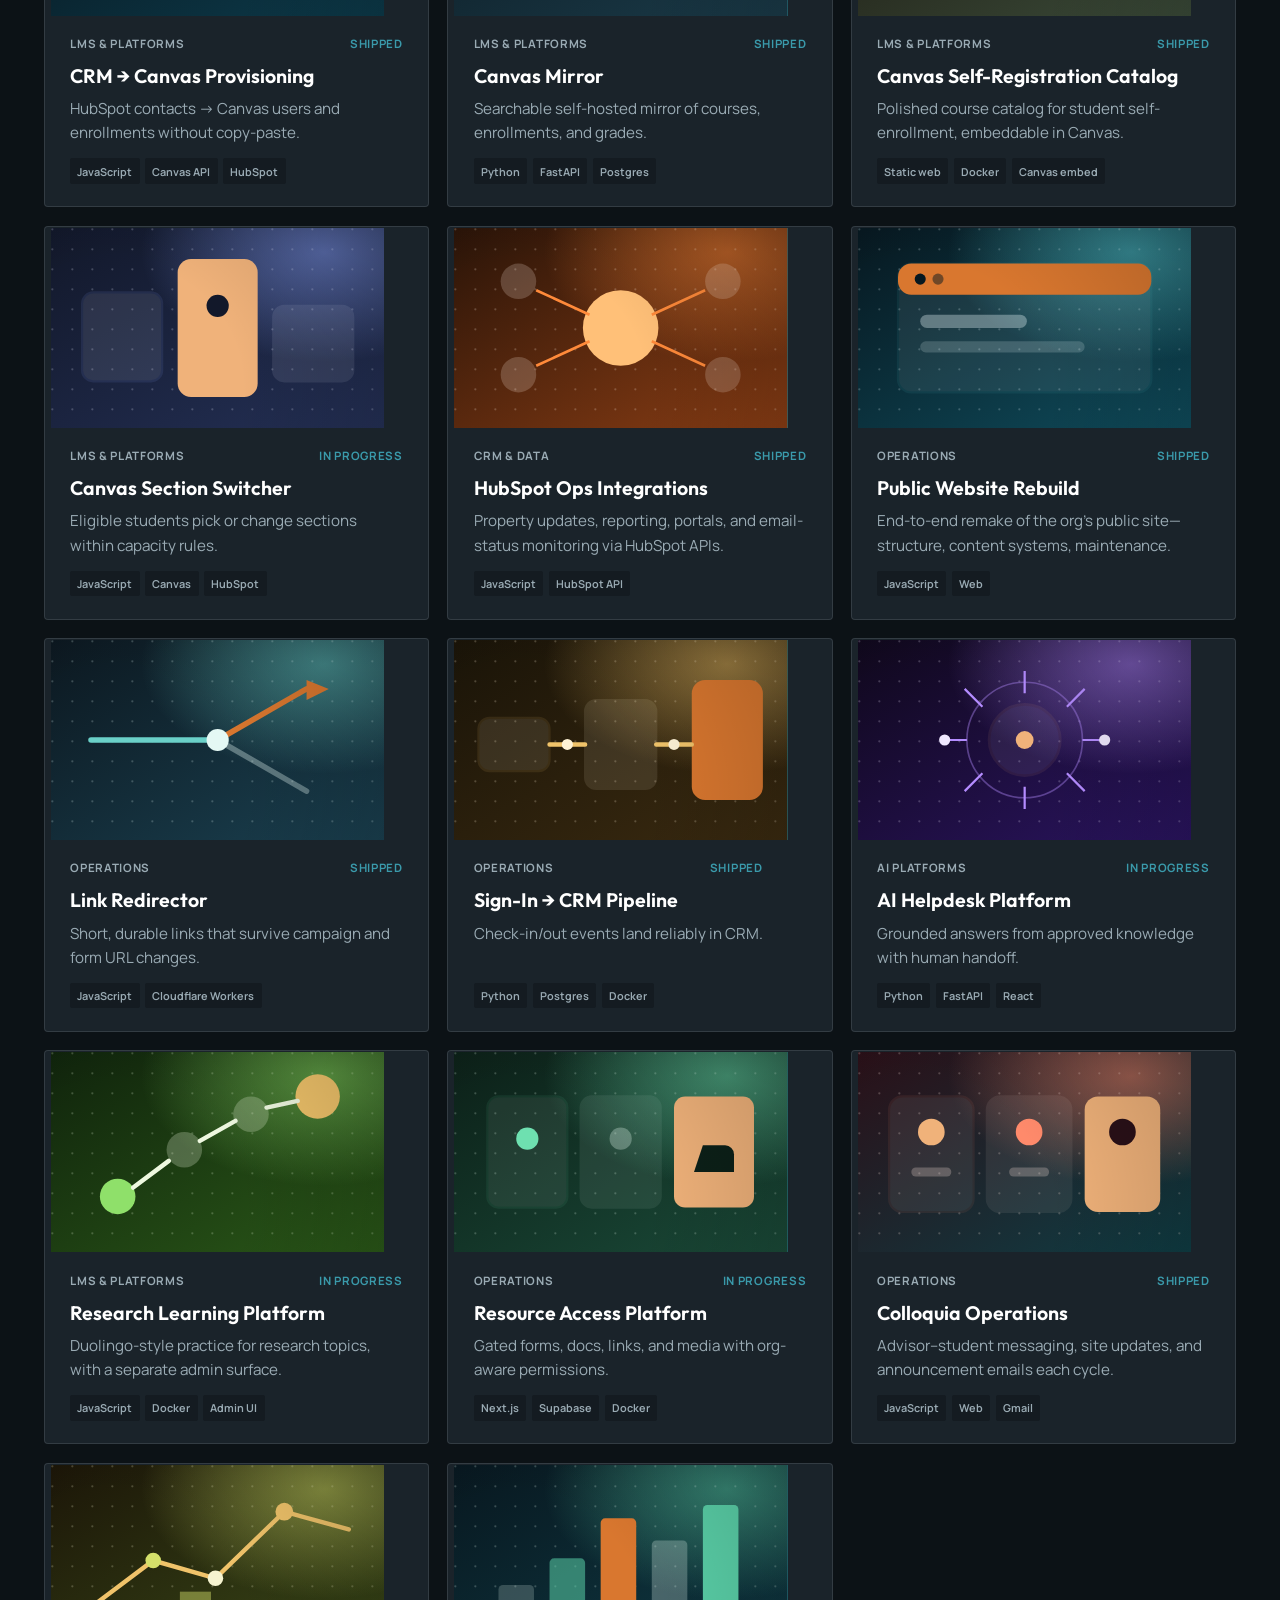
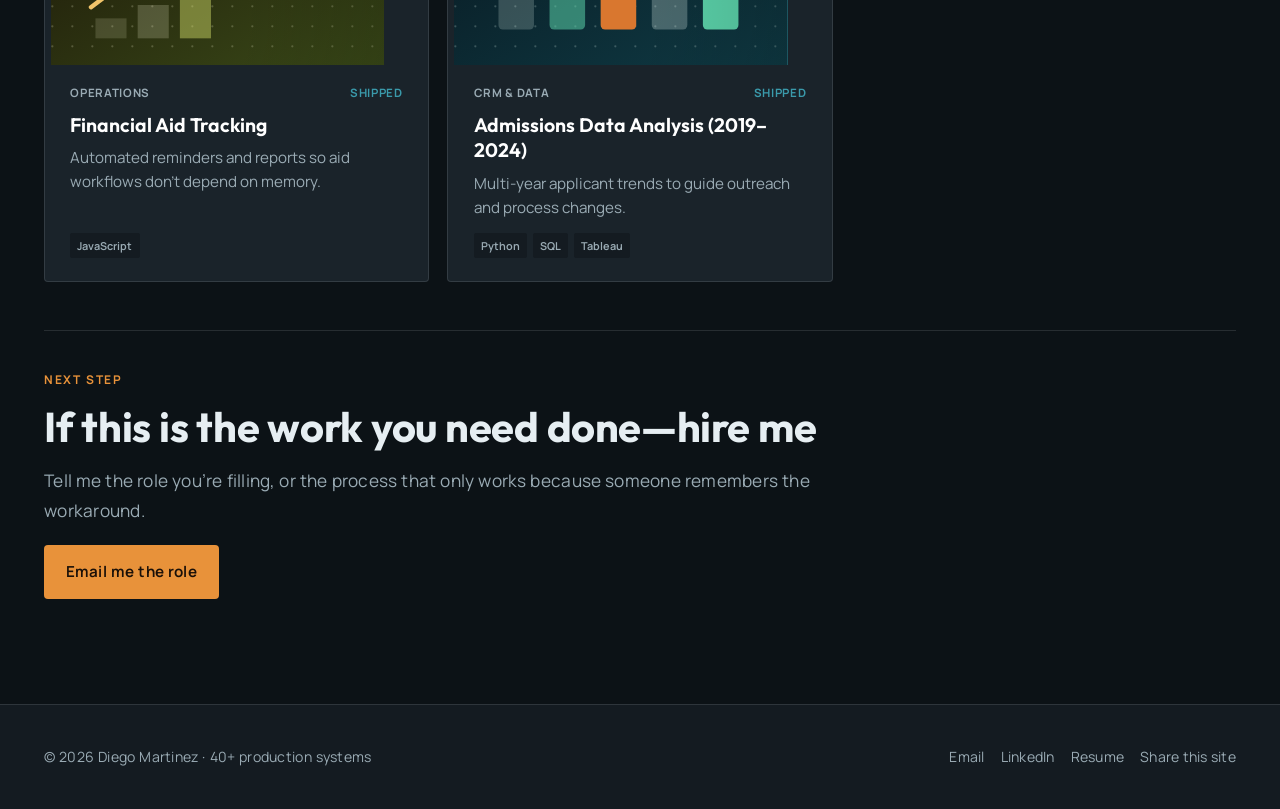
<file: portfolio.html>
<!DOCTYPE html>
<html lang="en">
  <head>
    <meta charset="UTF-8" />
    <meta name="viewport" content="width=device-width, initial-scale=1, viewport-fit=cover" />
    <script>
      (function () {
        try {
          var mode = localStorage.getItem("portfolioThemeModeV1") || "auto";
          if (mode === "light" || mode === "dark") {
            document.documentElement.dataset.theme = mode;
            return;
          }
          var tz = localStorage.getItem("portfolioHeroTzV1") || "local";
          var h;
          if (!tz || tz === "local") {
            var d = new Date();
            h = d.getHours() + d.getMinutes() / 60;
          } else {
            try {
              var parts = new Intl.DateTimeFormat("en-US", {
                hour: "numeric",
                minute: "numeric",
                hourCycle: "h23",
                timeZone: tz
              }).formatToParts(new Date());
              var hour = Number(parts.find(function (p) { return p.type === "hour"; }).value);
              var minute = Number(parts.find(function (p) { return p.type === "minute"; }).value);
              h = (hour === 24 ? 0 : hour) + minute / 60;
            } catch (err) {
              var d2 = new Date();
              h = d2.getHours() + d2.getMinutes() / 60;
            }
          }
          document.documentElement.dataset.theme = h >= 4.5 && h < 17 ? "light" : "dark";
        } catch (err) {}
      })();
    </script>
    <title>Work — Diego Martinez · 40+ production systems</title>
    <meta
      name="description"
      content="40+ production systems Diego Martinez designed and shipped: CRM sync, intake, QR check-in, LMS bridges, automation—still in day-to-day use."
    />
    <link rel="icon" href="assets/favicon.svg" type="image/svg+xml" />
    <meta property="og:type" content="website" />
    <meta property="og:title" content="Work — Diego Martinez · 40+ production systems" />
    <meta
      property="og:description"
      content="40+ production systems Diego Martinez designed and shipped: CRM sync, intake, QR check-in, LMS bridges, automation—still in day-to-day use."
    />
    <meta property="og:image" content="assets/og-image.png" />
    <meta name="twitter:card" content="summary_large_image" />
    <meta name="twitter:title" content="Work — Diego Martinez · 40+ production systems" />
    <meta
      name="twitter:description"
      content="40+ production systems Diego Martinez designed and shipped: CRM sync, intake, QR check-in, LMS bridges, automation—still in day-to-day use."
    />
    <meta name="twitter:image" content="assets/og-image.png" />
    <link rel="preconnect" href="https://fonts.googleapis.com" />
    <link rel="preconnect" href="https://fonts.gstatic.com" crossorigin />
    <link
      href="https://fonts.googleapis.com/css2?family=Manrope:wght@400;500;600;700&family=Outfit:wght@500;600;700;800&display=swap"
      rel="stylesheet"
    />
    <link rel="stylesheet" href="css/styles.css?v=49" />
    <script src="js/posthog.js?v=1"></script>
  </head>
  <body>
    <header class="site-header">
      <div class="nav-inner">
        <a class="brand" href="index.html">
          <span class="brand-mark" aria-hidden="true"></span>
          Diego Martinez
          <span class="brand-role">Ops software · automation · integrations</span>
        </a>
        <button class="nav-toggle" type="button" aria-label="Open menu" aria-expanded="false">
          <span></span><span></span><span></span>
        </button>
        <nav class="nav-links" aria-label="Primary">
          <a href="index.html">Home</a>
          <a href="portfolio.html" aria-current="page">Work</a>
          <a href="resume.html">Resume</a>
          <a href="approach.html">How I Think</a>
          <a class="nav-cta" href="contact.html">Contact</a>
          <label class="theme-control">
            <span class="sr-only">Theme</span>
            <select id="theme-mode" aria-label="Color theme">
              <option value="auto">Dark/Light Mode</option>
              <option value="light">Light Mode</option>
              <option value="dark">Dark Mode</option>
            </select>
          </label>

        </nav>
      </div>
    </header>

    <main>
      <div class="portfolio-intro-pin">
      <section class="portfolio-intro" data-tone="dark">
        <div class="portfolio-intro-visual" aria-hidden="true">
          <div class="portfolio-intro-base"></div>
          <div class="portfolio-intro-scene" id="portfolio-nexus-scene"></div>
          <div class="portfolio-intro-grain"></div>
        </div>
        <div class="container portfolio-intro-content">
          <span class="eyebrow">Work · 40+ systems in production</span>
          <h1>Designed. Shipped. Still owned.</h1>
          <p>
            Production systems under real load—not demos. CRM sync, intake automation, event ops, platform bridges, data hygiene. Filter by domain, language, or concept. Featured work first; course and curiosity under Archive.
          </p>
          <p class="portfolio-proof-echo">
            Also on the record: Amazon +50% throughput · PRB −28% labor share · +34% sales while holding coverage.
          </p>
          <div class="portfolio-intro-actions">
            <a class="btn btn-primary" href="#filters">Browse the catalog</a>
          </div>
        </div>
        <a class="portfolio-intro-scroll" href="#filters">
          <span class="portfolio-intro-scroll-label">Filters &amp; work</span>
          <span class="portfolio-intro-scroll-chevron" aria-hidden="true"></span>
        </a>
      </section>
      </div>

      <section class="section section-portfolio-work" id="portfolio-work">
        <div class="container">
          <div id="filters" class="filter-board" aria-label="Filter projects"></div>
          <p id="filter-count" class="filter-count" aria-live="polite"></p>
          <div id="project-grid" class="project-grid"></div>
          <div class="portfolio-close reveal">
            <span class="eyebrow">Next step</span>
            <h2 class="section-title">If this is the work you need done—hire me</h2>
            <p class="section-lead">
              Tell me the role you’re filling, or the process that only works because someone remembers the workaround.
            </p>
            <p style="margin-top: 1.25rem">
            <a class="btn btn-primary" href="contact.html">Email me the role</a>
            </p>
          </div>
        </div>
      </section>
    </main>

    <div
      id="project-modal"
      class="modal"
      aria-hidden="true"
      role="dialog"
      aria-modal="true"
      aria-labelledby="modal-title"
    >
      <div class="modal-panel">
        <div id="modal-visual" class="modal-visual" aria-hidden="true"></div>
        <div class="modal-body">
          <button id="modal-close" class="modal-close" type="button" aria-label="Close project details">×</button>
          <h2 id="modal-title" class="modal-title"></h2>
          <p id="modal-impact" class="modal-impact"></p>
          <p id="modal-detail" class="modal-detail"></p>
          <div id="modal-tools" class="card-tools"></div>
          <p style="margin-top: 1.25rem">
            <a id="modal-link" class="btn btn-sea" href="#" target="_blank" rel="noopener" hidden>View related link</a>
          </p>
        </div>
      </div>
    </div>

    <footer class="site-footer">
      <div class="container footer-inner">
        <span>© 2026 Diego Martinez · 40+ production systems</span>
        <div class="footer-links">
          <a href="mailto:diegofarela11@gmail.com">Email</a>
          <a href="https://www.linkedin.com/in/diego-martinez-9a47701b2/" target="_blank" rel="noopener">LinkedIn</a>
          <a href="resume.html">Resume</a>
          <button type="button" class="share-site" data-share-site>Share this site</button>
        </div>
      </div>
    </footer>

    <script src="js/env.js?v=1"></script>
    <script src="js/projects.js?v=35"></script>
    <script src="js/main.js?v=38"></script>
  </body>
</html>
</file>
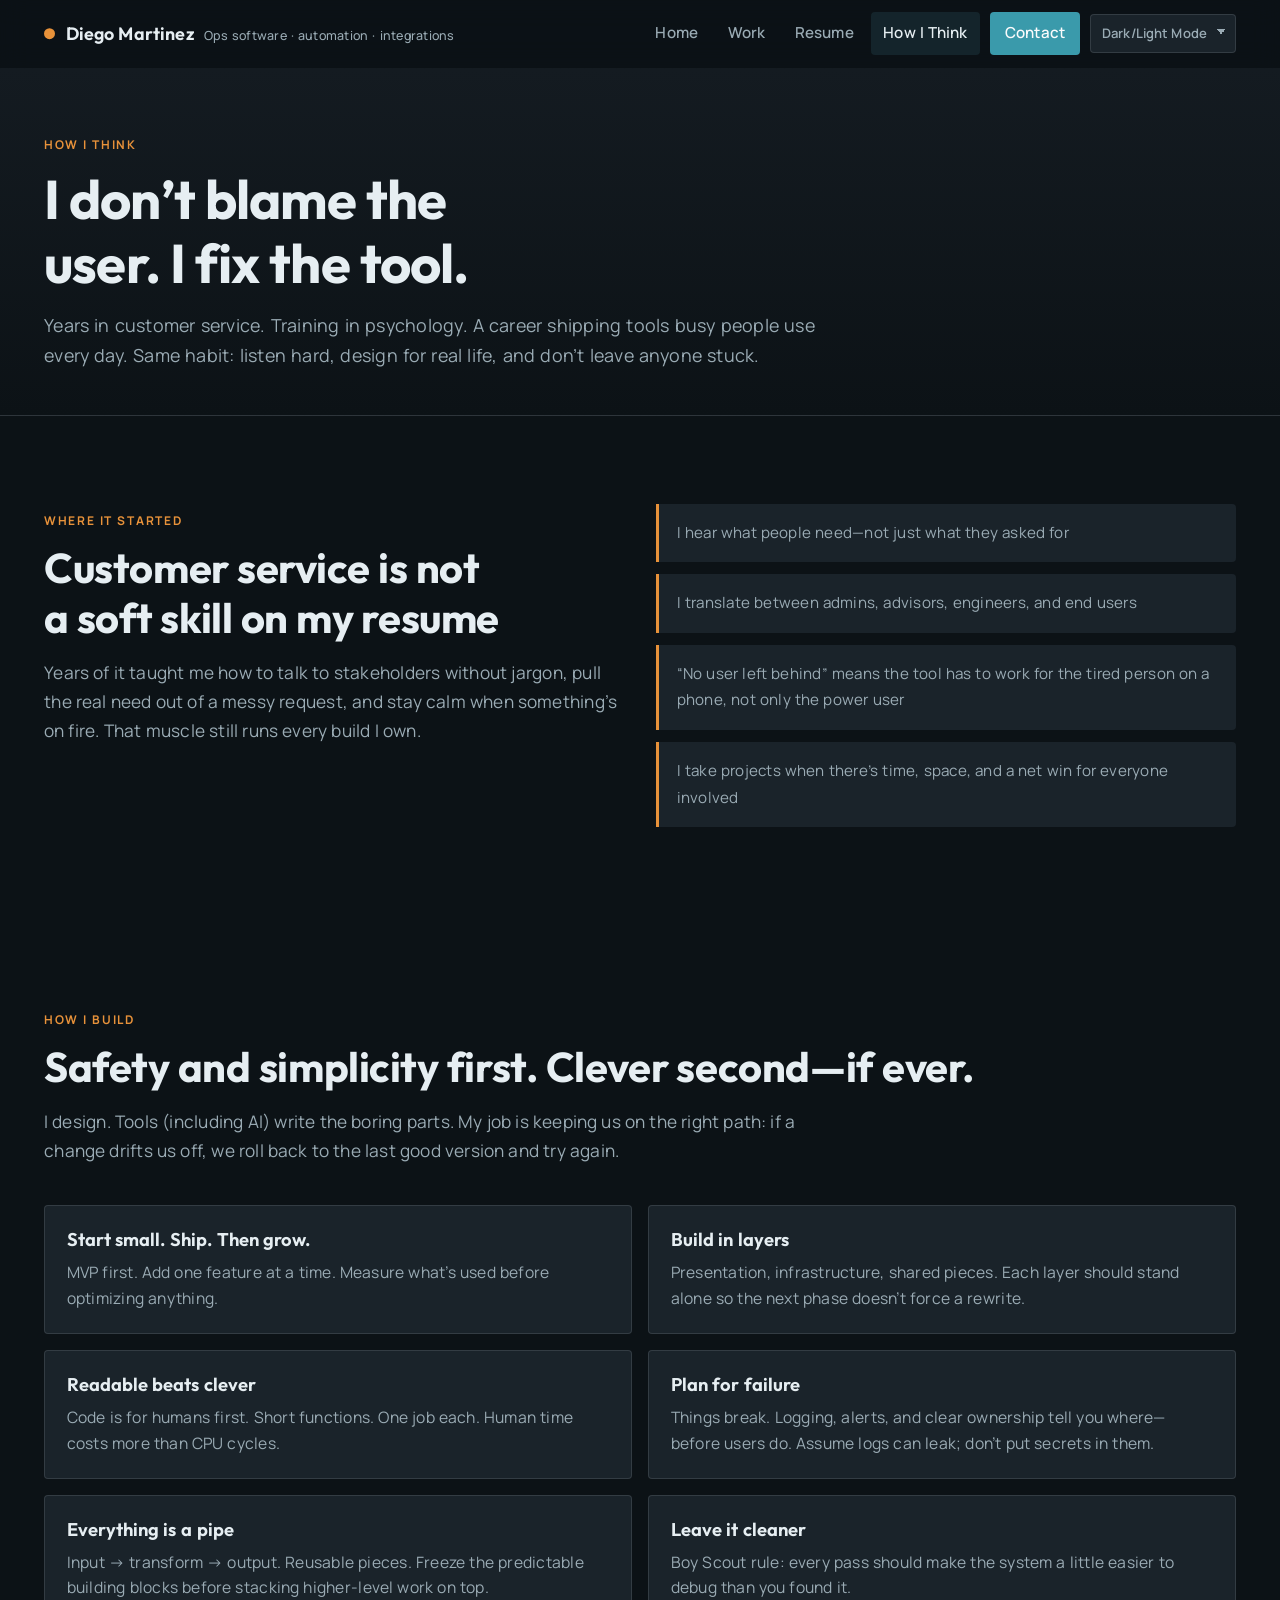
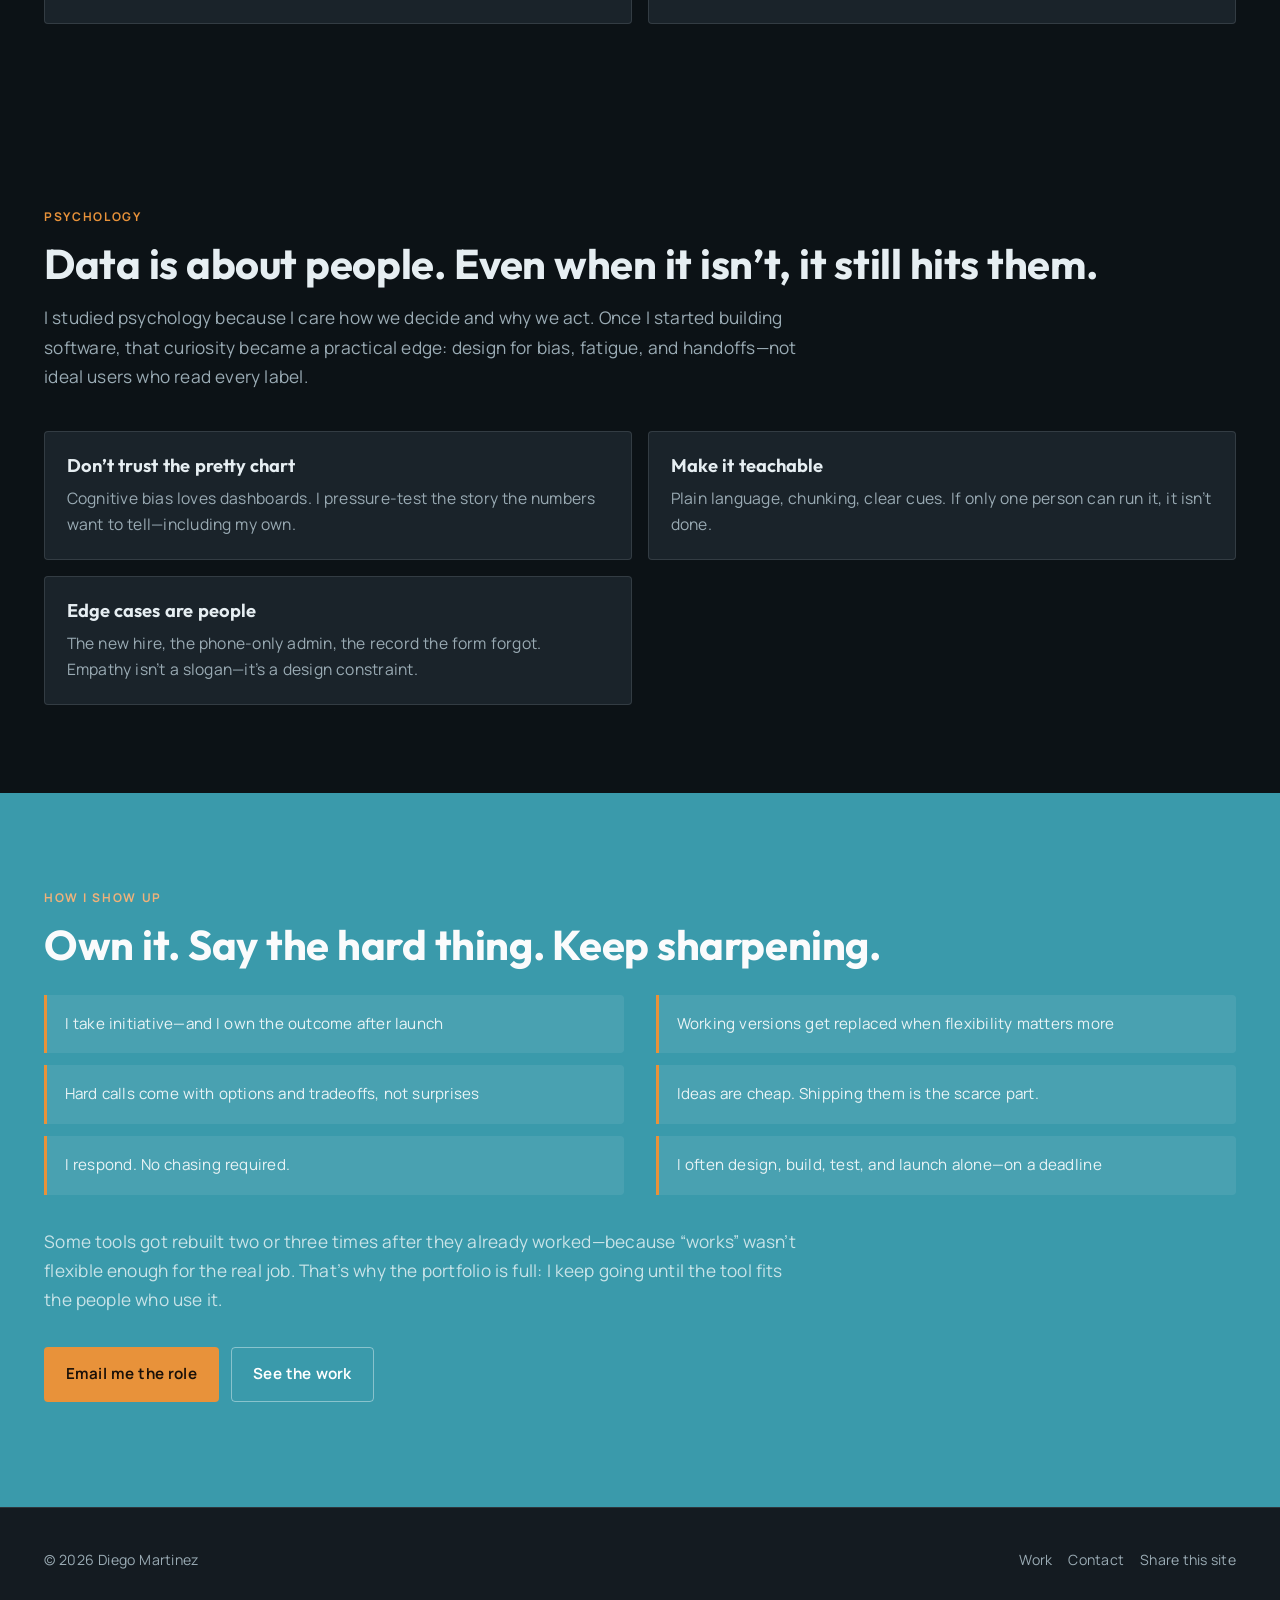
<file: psychology.html>
<!DOCTYPE html>
<html lang="en">
  <head>
    <meta charset="UTF-8" />
    <meta name="viewport" content="width=device-width, initial-scale=1, viewport-fit=cover" />
    <title>How I Think — Diego Martinez</title>
    <meta http-equiv="refresh" content="0; url=approach.html#how-i-think" />
    <link rel="canonical" href="approach.html#how-i-think" />
    <meta
      name="description"
      content="Why a Psychology background makes Diego Martinez the systems builder who designs for real people, not ideal users."
    />
    <link rel="icon" href="assets/favicon.svg" type="image/svg+xml" />
    <link rel="stylesheet" href="css/styles.css?v=49" />
  </head>
  <body>
    <main class="section">
      <div class="container">
        <p class="section-lead">
          This page moved into
          <a href="approach.html#how-i-think">How I Think</a>.
        </p>
      </div>
    </main>
    <script>
      location.replace("approach.html#how-i-think");
    </script>
  </body>
</html>
</file>
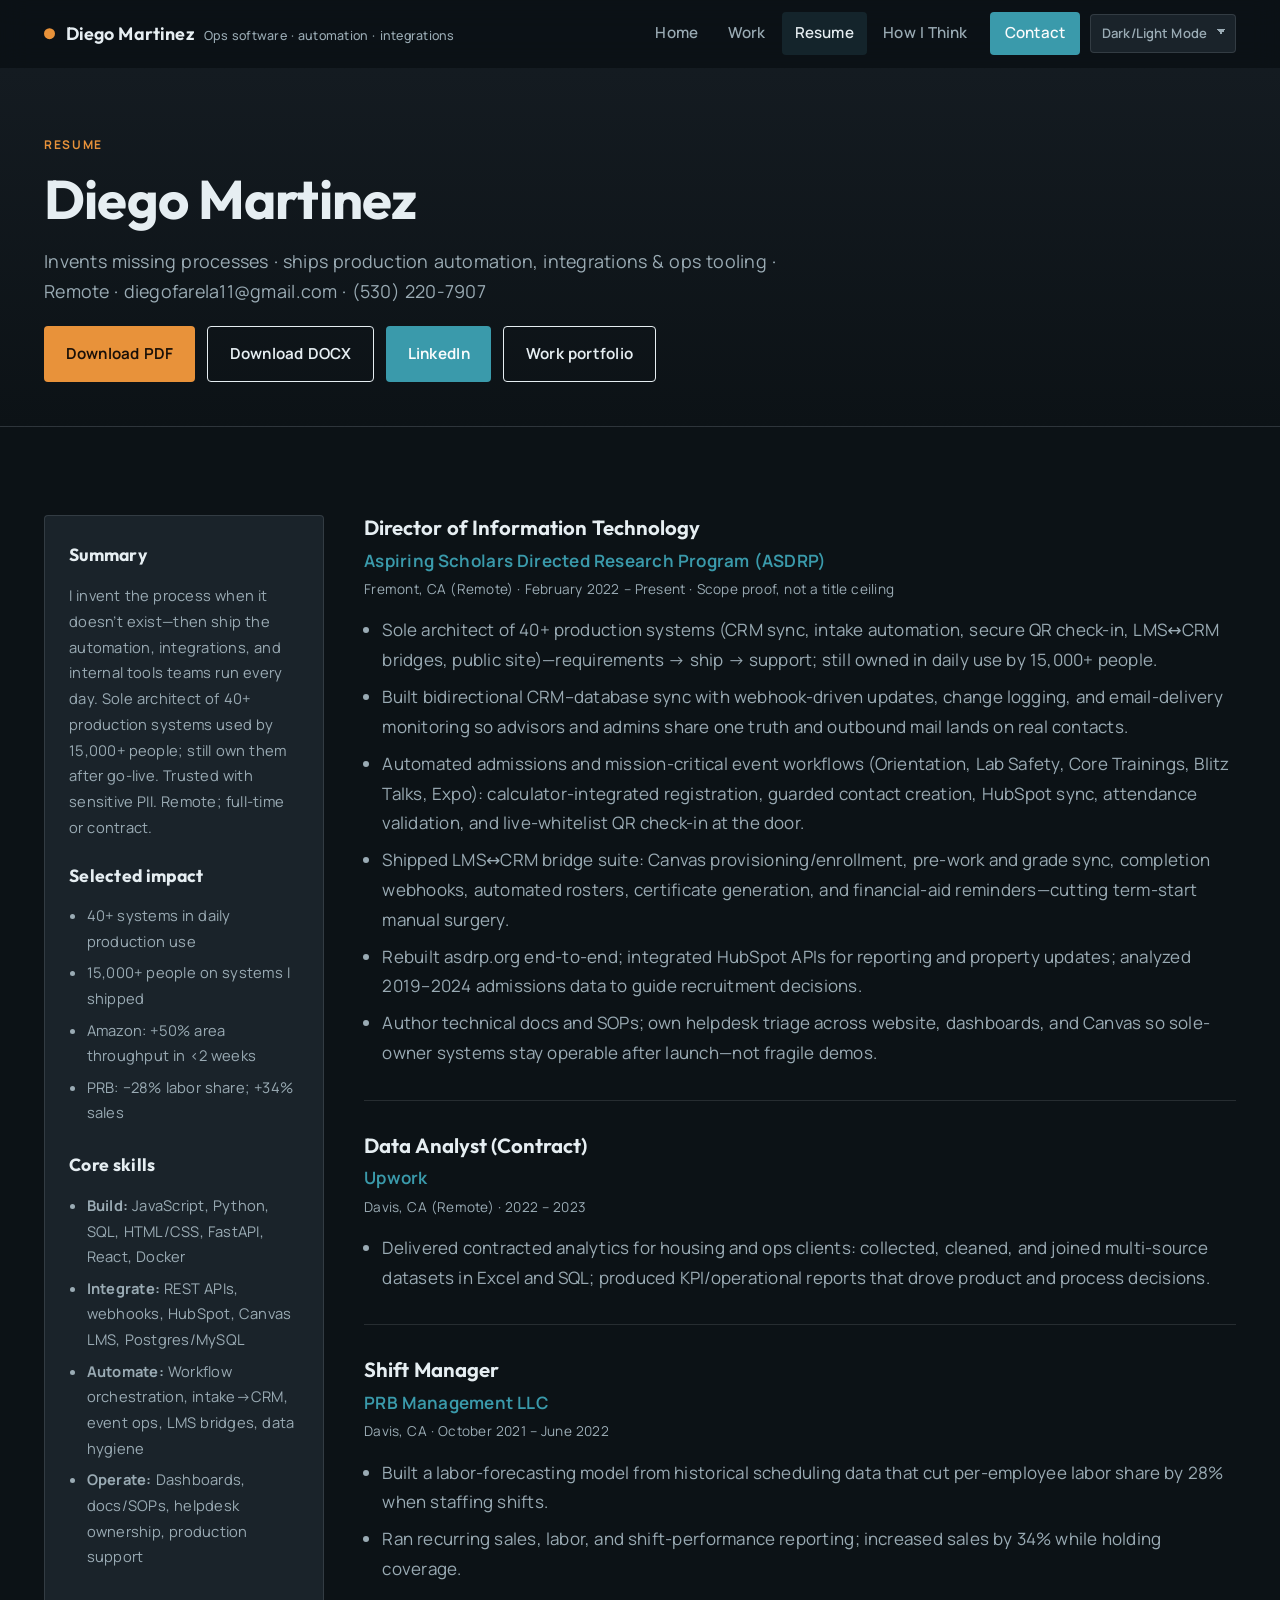
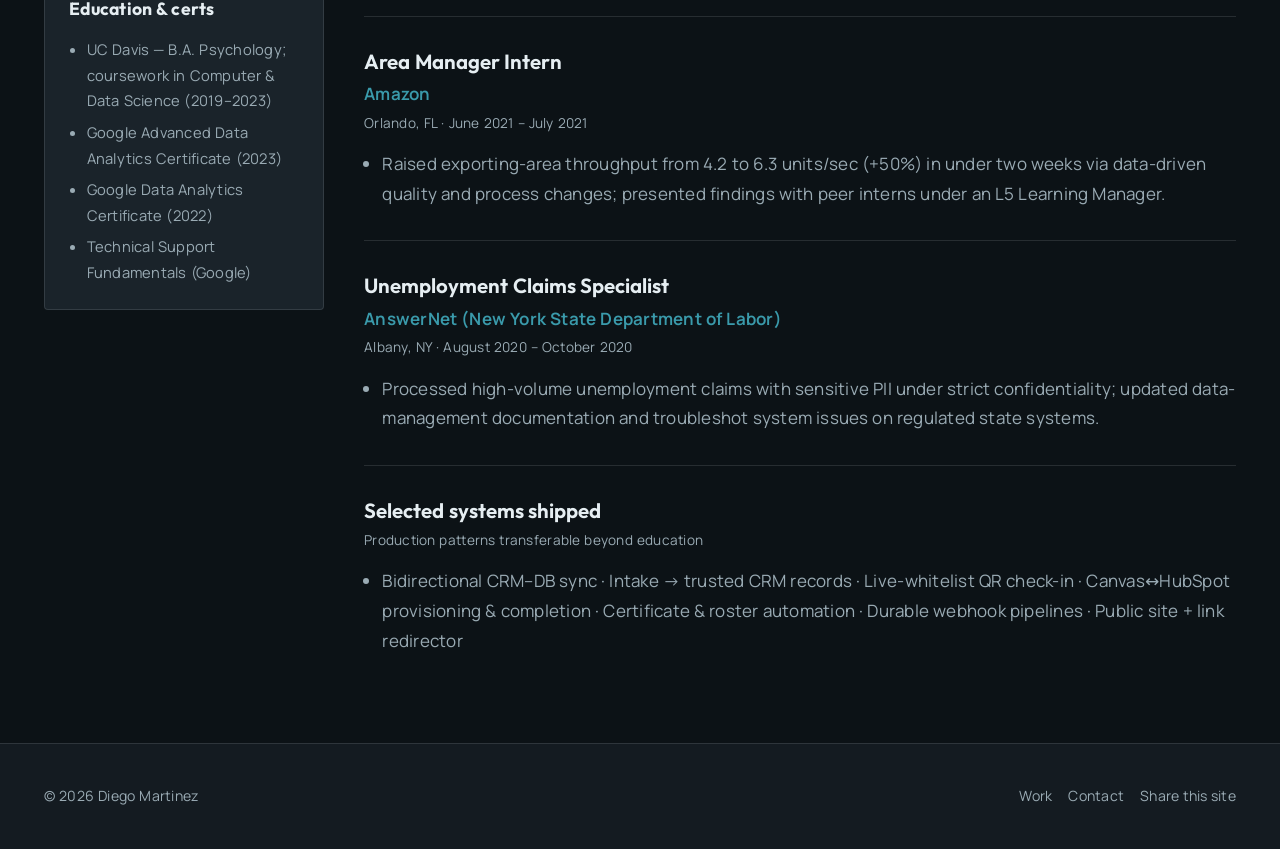
<file: resume.html>
<!DOCTYPE html>
<html lang="en">
  <head>
    <meta charset="UTF-8" />
    <meta name="viewport" content="width=device-width, initial-scale=1, viewport-fit=cover" />
    <script>
      (function () {
        try {
          var mode = localStorage.getItem("portfolioThemeModeV1") || "auto";
          if (mode === "light" || mode === "dark") {
            document.documentElement.dataset.theme = mode;
            return;
          }
          var tz = localStorage.getItem("portfolioHeroTzV1") || "local";
          var h;
          if (!tz || tz === "local") {
            var d = new Date();
            h = d.getHours() + d.getMinutes() / 60;
          } else {
            try {
              var parts = new Intl.DateTimeFormat("en-US", {
                hour: "numeric",
                minute: "numeric",
                hourCycle: "h23",
                timeZone: tz
              }).formatToParts(new Date());
              var hour = Number(parts.find(function (p) { return p.type === "hour"; }).value);
              var minute = Number(parts.find(function (p) { return p.type === "minute"; }).value);
              h = (hour === 24 ? 0 : hour) + minute / 60;
            } catch (err) {
              var d2 = new Date();
              h = d2.getHours() + d2.getMinutes() / 60;
            }
          }
          document.documentElement.dataset.theme = h >= 4.5 && h < 17 ? "light" : "dark";
        } catch (err) {}
      })();
    </script>
    <title>Resume — Diego Martinez</title>
    <meta
      name="description"
      content="Diego Martinez — invents missing processes and ships production automation, integrations, and ops tooling. 40+ systems · 15,000+ users. Remote. Full-time or contract."
    />
    <link rel="icon" href="assets/favicon.svg" type="image/svg+xml" />
    <meta property="og:type" content="website" />
    <meta property="og:title" content="Resume — Diego Martinez" />
    <meta
      property="og:description"
      content="Invents missing processes; ships production automation, integrations, and ops tooling. 40+ systems · 15,000+ users. Remote. Full-time or contract."
    />
    <meta property="og:image" content="assets/og-image.png" />
    <meta name="twitter:card" content="summary_large_image" />
    <meta name="twitter:title" content="Resume — Diego Martinez" />
    <meta
      name="twitter:description"
      content="Invents missing processes; ships production automation, integrations, and ops tooling. 40+ systems · 15,000+ users. Remote. Full-time or contract."
    />
    <meta name="twitter:image" content="assets/og-image.png" />
    <link rel="preconnect" href="https://fonts.googleapis.com" />
    <link rel="preconnect" href="https://fonts.gstatic.com" crossorigin />
    <link
      href="https://fonts.googleapis.com/css2?family=Manrope:wght@400;500;600;700&family=Outfit:wght@500;600;700;800&display=swap"
      rel="stylesheet"
    />
    <link rel="stylesheet" href="css/styles.css?v=49" />
    <script src="js/posthog.js?v=1"></script>
  </head>
  <body>
    <header class="site-header">
      <div class="nav-inner">
        <a class="brand" href="index.html">
          <span class="brand-mark" aria-hidden="true"></span>
          Diego Martinez
          <span class="brand-role">Ops software · automation · integrations</span>
        </a>
        <button class="nav-toggle" type="button" aria-label="Open menu" aria-expanded="false">
          <span></span><span></span><span></span>
        </button>
        <nav class="nav-links" aria-label="Primary">
          <a href="index.html">Home</a>
          <a href="portfolio.html">Work</a>
          <a href="resume.html" aria-current="page">Resume</a>
          <a href="approach.html">How I Think</a>
          <a class="nav-cta" href="contact.html">Contact</a>
          <label class="theme-control">
            <span class="sr-only">Theme</span>
            <select id="theme-mode" aria-label="Color theme">
              <option value="auto">Dark/Light Mode</option>
              <option value="light">Light Mode</option>
              <option value="dark">Dark Mode</option>
            </select>
          </label>

        </nav>
      </div>
    </header>

    <main>
      <section class="page-hero">
        <div class="container">
          <span class="eyebrow">Resume</span>
          <h1>Diego Martinez</h1>
          <p>
            Invents missing processes · ships production automation, integrations &amp; ops tooling · Remote ·
            <a href="mailto:diegofarela11@gmail.com">diegofarela11@gmail.com</a> ·
            <a href="tel:+15302207907">(530) 220-7907</a>
          </p>
          <div class="download-row">
            <a class="btn btn-primary" href="assets/Diego_Martinez_Resume.pdf" download>Download PDF</a>
            <a class="btn btn-ghost" href="assets/Diego_Martinez_Resume.docx" download>Download DOCX</a>
            <a class="btn btn-sea" href="https://www.linkedin.com/in/diego-martinez-9a47701b2/" target="_blank" rel="noopener">LinkedIn</a>
            <a class="btn btn-ghost" href="portfolio.html">Work portfolio</a>
          </div>
        </div>
      </section>

      <section class="section">
        <div class="container resume-layout">
          <aside class="resume-side reveal">
            <h2>Summary</h2>
            <p style="margin: 0 0 1.25rem; color: var(--ink-soft); font-size: 0.92rem">
              I invent the process when it doesn’t exist—then ship the automation, integrations, and internal tools teams run every day. Sole architect of 40+ production systems used by 15,000+ people; still own them after go-live. Trusted with sensitive PII. Remote; full-time or contract.
            </p>

            <h2>Selected impact</h2>
            <ul>
              <li>40+ systems in daily production use</li>
              <li>15,000+ people on systems I shipped</li>
              <li>Amazon: +50% area throughput in &lt;2 weeks</li>
              <li>PRB: −28% labor share; +34% sales</li>
            </ul>

            <h2 style="margin-top: 1.5rem">Core skills</h2>
            <ul>
              <li><strong>Build:</strong> JavaScript, Python, SQL, HTML/CSS, FastAPI, React, Docker</li>
              <li><strong>Integrate:</strong> REST APIs, webhooks, HubSpot, Canvas LMS, Postgres/MySQL</li>
              <li><strong>Automate:</strong> Workflow orchestration, intake→CRM, event ops, LMS bridges, data hygiene</li>
              <li><strong>Operate:</strong> Dashboards, docs/SOPs, helpdesk ownership, production support</li>
            </ul>

            <h2 style="margin-top: 1.5rem">Education &amp; certs</h2>
            <ul>
              <li>UC Davis — B.A. Psychology; coursework in Computer &amp; Data Science (2019–2023)</li>
              <li>Google Advanced Data Analytics Certificate (2023)</li>
              <li>Google Data Analytics Certificate (2022)</li>
              <li>Technical Support Fundamentals (Google)</li>
            </ul>
          </aside>

          <div>
            <article class="job reveal">
              <h3 class="job-role">Director of Information Technology</h3>
              <p class="job-org">Aspiring Scholars Directed Research Program (ASDRP)</p>
              <p class="job-meta">Fremont, CA (Remote) · February 2022 – Present · Scope proof, not a title ceiling</p>
              <ul>
                <li>Sole architect of 40+ production systems (CRM sync, intake automation, secure QR check-in, LMS↔CRM bridges, public site)—requirements → ship → support; still owned in daily use by 15,000+ people.</li>
                <li>Built bidirectional CRM–database sync with webhook-driven updates, change logging, and email-delivery monitoring so advisors and admins share one truth and outbound mail lands on real contacts.</li>
                <li>Automated admissions and mission-critical event workflows (Orientation, Lab Safety, Core Trainings, Blitz Talks, Expo): calculator-integrated registration, guarded contact creation, HubSpot sync, attendance validation, and live-whitelist QR check-in at the door.</li>
                <li>Shipped LMS↔CRM bridge suite: Canvas provisioning/enrollment, pre-work and grade sync, completion webhooks, automated rosters, certificate generation, and financial-aid reminders—cutting term-start manual surgery.</li>
                <li>Rebuilt asdrp.org end-to-end; integrated HubSpot APIs for reporting and property updates; analyzed 2019–2024 admissions data to guide recruitment decisions.</li>
                <li>Author technical docs and SOPs; own helpdesk triage across website, dashboards, and Canvas so sole-owner systems stay operable after launch—not fragile demos.</li>
              </ul>
            </article>

            <article class="job reveal">
              <h3 class="job-role">Data Analyst (Contract)</h3>
              <p class="job-org">Upwork</p>
              <p class="job-meta">Davis, CA (Remote) · 2022 – 2023</p>
              <ul>
                <li>Delivered contracted analytics for housing and ops clients: collected, cleaned, and joined multi-source datasets in Excel and SQL; produced KPI/operational reports that drove product and process decisions.</li>
              </ul>
            </article>

            <article class="job reveal">
              <h3 class="job-role">Shift Manager</h3>
              <p class="job-org">PRB Management LLC</p>
              <p class="job-meta">Davis, CA · October 2021 – June 2022</p>
              <ul>
                <li>Built a labor-forecasting model from historical scheduling data that cut per-employee labor share by 28% when staffing shifts.</li>
                <li>Ran recurring sales, labor, and shift-performance reporting; increased sales by 34% while holding coverage.</li>
              </ul>
            </article>

            <article class="job reveal">
              <h3 class="job-role">Area Manager Intern</h3>
              <p class="job-org">Amazon</p>
              <p class="job-meta">Orlando, FL · June 2021 – July 2021</p>
              <ul>
                <li>Raised exporting-area throughput from 4.2 to 6.3 units/sec (+50%) in under two weeks via data-driven quality and process changes; presented findings with peer interns under an L5 Learning Manager.</li>
              </ul>
            </article>

            <article class="job reveal">
              <h3 class="job-role">Unemployment Claims Specialist</h3>
              <p class="job-org">AnswerNet (New York State Department of Labor)</p>
              <p class="job-meta">Albany, NY · August 2020 – October 2020</p>
              <ul>
                <li>Processed high-volume unemployment claims with sensitive PII under strict confidentiality; updated data-management documentation and troubleshot system issues on regulated state systems.</li>
              </ul>
            </article>

            <article class="job reveal">
              <h3 class="job-role">Selected systems shipped</h3>
              <p class="job-meta" style="margin-bottom: 0.85rem">Production patterns transferable beyond education</p>
              <ul>
                <li>Bidirectional CRM–DB sync · Intake → trusted CRM records · Live-whitelist QR check-in · Canvas↔HubSpot provisioning &amp; completion · Certificate &amp; roster automation · Durable webhook pipelines · Public site + link redirector</li>
              </ul>
            </article>
          </div>
        </div>
      </section>
    </main>

    <footer class="site-footer">
      <div class="container footer-inner">
        <span>© 2026 Diego Martinez</span>
        <div class="footer-links">
          <a href="portfolio.html">Work</a>
          <a href="contact.html">Contact</a>
          <button type="button" class="share-site" data-share-site>Share this site</button>
        </div>
      </div>
    </footer>

    <script src="js/env.js?v=1"></script>
    <script src="js/main.js?v=38"></script>
  </body>
</html>
</file>
<file: css/styles.css>
/* Diego Martinez — portfolio site */
:root {
  --ink: #101820;
  --ink-soft: #3a4750;
  --paper: #eef2f4;
  --paper-2: #e4ebef;
  --sea: #0f4c5c;
  --sea-deep: #0a323c;
  --signal: #d9772f;
  --signal-soft: #f0b27a;
  --mist: #c5d5db;
  --line: rgba(16, 24, 32, 0.12);
  --white: #fafbfc;
  --surface: #fafbfc;
  --shadow: 0 24px 60px rgba(10, 50, 60, 0.14);
  --header-bg: rgba(238, 242, 244, 0.82);
  --header-bg-scrolled: rgba(238, 242, 244, 0.94);
  --nav-hover-bg: rgba(15, 76, 92, 0.08);
  --card-border-hover: rgba(15, 76, 92, 0.25);
  --radius: 4px;
  --nav-h: 4.25rem;
  --page-gutter: clamp(1rem, 4.2vw, 2.75rem);
  --page-max: 76rem;
  --font-brand: "Outfit", system-ui, sans-serif;
  --font-body: "Manrope", system-ui, sans-serif;
  --ease: cubic-bezier(0.22, 1, 0.36, 1);
  color-scheme: light;
}

html[data-theme="dark"] {
  --ink: #e6eef2;
  --ink-soft: #9aabb4;
  --paper: #0c1216;
  --paper-2: #141b21;
  --sea: #3a9aab;
  --sea-deep: #2a7a88;
  --signal: #e8923a;
  --signal-soft: #f0b27a;
  --mist: #2a3640;
  --line: rgba(230, 238, 242, 0.12);
  --surface: #1a232a;
  --shadow: 0 24px 60px rgba(0, 0, 0, 0.45);
  --header-bg: rgba(12, 18, 22, 0.82);
  --header-bg-scrolled: rgba(12, 18, 22, 0.94);
  --nav-hover-bg: rgba(90, 180, 196, 0.12);
  --card-border-hover: rgba(90, 180, 196, 0.35);
  color-scheme: dark;
}

*,
*::before,
*::after {
  box-sizing: border-box;
}

html {
  scroll-behavior: smooth;
  overflow-x: clip;
}

body {
  margin: 0;
  font-family: var(--font-body);
  color: var(--ink);
  background: var(--paper);
  font-size: 1.0625rem;
  line-height: 1.75;
  letter-spacing: 0.015em;
  word-spacing: 0.04em;
  -webkit-font-smoothing: antialiased;
}

img {
  max-width: 100%;
  display: block;
}

a {
  color: inherit;
  text-decoration: none;
}

button {
  font: inherit;
  cursor: pointer;
  border: none;
  background: none;
}

.container,
.nav-inner,
.hero-content {
  width: min(var(--page-max), calc(100% - 2 * var(--page-gutter)));
  margin-inline: auto;
}

/* —— Nav —— */
.site-header {
  position: sticky;
  top: 0;
  z-index: 50;
  height: var(--nav-h);
  display: flex;
  align-items: center;
  backdrop-filter: blur(14px);
  background: var(--header-bg);
  border-bottom: 1px solid transparent;
  transition: border-color 0.3s var(--ease), background 0.3s;
}

.site-header.is-scrolled {
  border-bottom-color: var(--line);
  background: var(--header-bg-scrolled);
}

.nav-inner {
  display: flex;
  align-items: center;
  justify-content: space-between;
  gap: 1rem;
}

.brand {
  display: flex;
  align-items: baseline;
  gap: 0.65rem;
  font-family: var(--font-brand);
  font-weight: 650;
  font-size: 1.12rem;
  letter-spacing: 0.01em;
}

.brand-mark {
  width: 0.7rem;
  height: 0.7rem;
  border-radius: 50%;
  background: var(--signal);
  display: inline-block;
  transform: translateY(-0.05rem);
}

.brand-role {
  font-family: var(--font-body);
  font-weight: 500;
  font-size: 0.78rem;
  color: var(--ink-soft);
  letter-spacing: 0.02em;
}

.nav-links {
  display: flex;
  gap: 0.25rem;
  align-items: center;
}

.nav-links a {
  padding: 0.5rem 0.8rem;
  font-size: 0.95rem;
  font-weight: 560;
  letter-spacing: 0.01em;
  color: var(--ink-soft);
  border-radius: var(--radius);
  transition: color 0.2s, background 0.2s;
}

.nav-links a:hover,
.nav-links a[aria-current="page"] {
  color: var(--ink);
  background: var(--nav-hover-bg);
}

.nav-cta {
  margin-left: 0.35rem;
  padding: 0.5rem 0.95rem !important;
  background: var(--sea) !important;
  color: #fafbfc !important;
}

.nav-cta:hover {
  background: var(--sea-deep) !important;
}

.theme-control {
  display: inline-flex;
  align-items: center;
  margin-left: 0.35rem;
}

.theme-control select {
  appearance: none;
  font: inherit;
  font-size: 0.82rem;
  font-weight: 600;
  letter-spacing: 0.01em;
  color: var(--ink-soft);
  background: var(--surface);
  border: 1px solid var(--line);
  border-radius: var(--radius);
  padding: 0.45rem 1.75rem 0.45rem 0.7rem;
  background-image: linear-gradient(45deg, transparent 50%, var(--ink-soft) 50%),
    linear-gradient(135deg, var(--ink-soft) 50%, transparent 50%);
  background-position: calc(100% - 14px) calc(50% - 2px), calc(100% - 9px) calc(50% - 2px);
  background-size: 5px 5px, 5px 5px;
  background-repeat: no-repeat;
  cursor: pointer;
  transition: color 0.2s, border-color 0.2s, background-color 0.2s;
}

.theme-control select:hover,
.theme-control select:focus-visible {
  color: var(--ink);
  border-color: var(--sea);
  outline: none;
}

.nav-toggle {
  display: none;
  width: 2.5rem;
  height: 2.5rem;
  border: 1px solid var(--line);
  border-radius: var(--radius);
  align-items: center;
  justify-content: center;
  flex-direction: column;
  gap: 5px;
}

.nav-toggle span {
  display: block;
  width: 1.1rem;
  height: 2px;
  background: var(--ink);
}

@media (max-width: 820px) {
  .nav-toggle {
    display: flex;
  }

  .nav-links {
    position: fixed;
    inset: var(--nav-h) 0 auto 0;
    flex-direction: column;
    align-items: stretch;
    max-height: calc(100svh - var(--nav-h));
    overflow: auto;
    padding: 1rem var(--page-gutter) calc(1.5rem + env(safe-area-inset-bottom));
    background: var(--paper);
    border-bottom: 1px solid var(--line);
    transform: translateY(-120%);
    opacity: 0;
    pointer-events: none;
    transition: transform 0.35s var(--ease), opacity 0.25s;
  }

  .nav-links.is-open {
    transform: translateY(0);
    opacity: 1;
    pointer-events: auto;
  }

  .nav-cta {
    margin-left: 0 !important;
    text-align: center;
  }

  .theme-control {
    margin-left: 0;
    width: 100%;
  }

  .theme-control select {
    width: 100%;
  }

  .brand-role {
    display: none;
  }
}

/* —— Buttons —— */
[hidden] {
  display: none !important;
}

.btn {
  display: inline-flex;
  align-items: center;
  justify-content: center;
  gap: 0.45rem;
  padding: 0.85rem 1.35rem;
  border-radius: var(--radius);
  font-weight: 650;
  font-size: 0.95rem;
  transition: transform 0.25s var(--ease), background 0.2s, color 0.2s, border-color 0.2s;
}

.btn:hover {
  transform: translateY(-2px);
}

.btn-primary {
  background: var(--signal);
  color: #1a1008;
}

.btn-primary:hover {
  background: var(--signal-soft);
}

.btn-ghost {
  border: 1px solid var(--ink);
  color: var(--ink);
  background: transparent;
}

.btn-ghost:hover {
  background: var(--ink);
  color: var(--paper);
}

.btn-sea {
  background: var(--sea);
  color: var(--white);
}

.btn-sea:hover {
  background: var(--sea-deep);
}

/* —— Hero —— */
.hero-pin {
  position: relative;
  height: auto;
}

.hero-pin.is-parallax-pin {
  height: 185vh;
}

.hero-pin.is-parallax-pin > .hero {
  position: sticky;
  top: var(--nav-h);
  min-height: calc(100svh - var(--nav-h));
  height: calc(100svh - var(--nav-h));
}

.hero {
  position: relative;
  min-height: calc(100svh - var(--nav-h));
  display: grid;
  align-items: center;
  overflow: hidden;
  background: var(--sea-deep);
  color: var(--white);
}

.hero-visual {
  position: absolute;
  inset: 0;
}

.hero-base {
  position: absolute;
  inset: 0;
  transition: background 0.55s var(--ease);
  background:
    linear-gradient(90deg, rgba(4, 12, 18, 0.82) 0%, rgba(4, 12, 18, 0.42) 28%, transparent 52%),
    radial-gradient(circle at 78% 46%, rgba(217, 119, 47, 0.36), transparent 32%),
    radial-gradient(ellipse 45% 40% at 60% 20%, rgba(122, 215, 255, 0.14), transparent 50%),
    linear-gradient(148deg, #040c12 0%, #0c2e38 48%, #13404a 100%);
}

.hero-scene {
  position: absolute;
  inset: 0;
  pointer-events: none;
  opacity: 0.98;
  --plx-y: 0;
}

.hero-scene svg {
  width: 100%;
  height: 100%;
  display: block;
  overflow: visible;
}

.hero.has-parallax .hero-base {
  will-change: auto;
  backface-visibility: hidden;
}

.hero.has-parallax .hero-scene .plx-layer {
  will-change: auto;
  backface-visibility: hidden;
}

.hero.is-parallaxing .hero-base,
.hero.is-parallaxing .hero-scene .plx-layer {
  will-change: transform;
}

.hero.has-parallax .hero-content {
  will-change: transform, opacity, filter;
  transition: none;
}

.hero-scroll-cue {
  position: absolute;
  z-index: 3;
  left: 50%;
  bottom: 1.35rem;
  transform: translateX(-50%);
  display: flex;
  flex-direction: column;
  align-items: center;
  gap: 0.35rem;
  pointer-events: none;
  color: rgba(250, 251, 252, 0.78);
  opacity: 1;
  transition: opacity 0.2s linear;
}

.hero[data-tone="light"] .hero-scroll-cue {
  color: rgba(16, 28, 34, 0.7);
}

.hero-scroll-cue-label {
  font-size: 0.68rem;
  font-weight: 700;
  letter-spacing: 0.16em;
  text-transform: uppercase;
}

.hero-scroll-cue-chevron {
  width: 0.7rem;
  height: 0.7rem;
  border-right: 2px solid currentColor;
  border-bottom: 2px solid currentColor;
  transform: rotate(45deg);
  animation: heroCueBob 1.4s ease-in-out infinite;
}

@keyframes heroCueBob {
  0%,
  100% {
    transform: rotate(45deg) translate(0, 0);
    opacity: 0.55;
  }
  50% {
    transform: rotate(45deg) translate(4px, 4px);
    opacity: 1;
  }
}

@media (prefers-reduced-motion: reduce) {
  .hero-scroll-cue-chevron {
    animation: none;
  }
}

/* Dev tools — localhost / ?dev=1 only; never shown in embed previews */
.dev-tools {
  position: fixed;
  z-index: 10000;
  right: max(0.75rem, env(safe-area-inset-right));
  bottom: max(0.75rem, env(safe-area-inset-bottom));
  width: min(22rem, calc(100vw - 1.5rem));
  border: 1px solid rgba(16, 24, 32, 0.18);
  border-radius: 10px;
  background: rgba(250, 251, 252, 0.94);
  color: #101820;
  box-shadow: 0 18px 40px rgba(10, 50, 60, 0.18);
  backdrop-filter: blur(12px);
  font-size: 0.78rem;
  line-height: 1.45;
}

html[data-theme="dark"] .dev-tools {
  border-color: rgba(230, 238, 242, 0.16);
  background: rgba(18, 26, 32, 0.94);
  color: #e6eef2;
  box-shadow: 0 18px 40px rgba(0, 0, 0, 0.45);
}

.dev-tools-bar {
  display: flex;
  align-items: center;
  gap: 0.5rem;
  padding: 0.55rem 0.7rem;
  border-bottom: 1px solid rgba(16, 24, 32, 0.1);
}

html[data-theme="dark"] .dev-tools-bar {
  border-bottom-color: rgba(230, 238, 242, 0.1);
}

.dev-tools-title {
  font-size: 0.68rem;
  letter-spacing: 0.12em;
  text-transform: uppercase;
}

.dev-tools-viewport-live {
  margin-left: auto;
  font-variant-numeric: tabular-nums;
  opacity: 0.65;
}

.dev-tools-toggle {
  padding: 0.2rem 0.45rem;
  border: 1px solid rgba(16, 24, 32, 0.18);
  border-radius: 4px;
  font-size: 0.72rem;
  font-weight: 650;
  color: inherit;
  background: rgba(15, 76, 92, 0.06);
}

html[data-theme="dark"] .dev-tools-toggle {
  border-color: rgba(230, 238, 242, 0.18);
  background: rgba(90, 180, 196, 0.1);
}

.dev-tools[data-collapsed="true"] .dev-tools-body {
  display: none;
}

.dev-tools[data-collapsed="true"] .dev-tools-bar {
  border-bottom: none;
}

.dev-tools-body {
  padding: 0.7rem 0.75rem 0.85rem;
  max-height: min(70vh, 32rem);
  overflow: auto;
}

.dev-tools-section + .dev-tools-section,
#dev-tools-extra:not(:empty) {
  margin-top: 0.85rem;
  padding-top: 0.85rem;
  border-top: 1px solid rgba(16, 24, 32, 0.1);
}

html[data-theme="dark"] .dev-tools-section + .dev-tools-section,
html[data-theme="dark"] #dev-tools-extra:not(:empty) {
  border-top-color: rgba(230, 238, 242, 0.1);
}

.dev-tools-heading {
  margin: 0 0 0.35rem;
  font-size: 0.68rem;
  font-weight: 700;
  letter-spacing: 0.12em;
  text-transform: uppercase;
  opacity: 0.65;
}

.dev-tools-note,
.dev-tools-hint,
.hero-quality-debug .hqd-detail,
.hero-quality-debug .hqd-hint {
  margin: 0 0 0.55rem;
  opacity: 0.82;
}

.dev-tools-hint {
  margin-bottom: 0;
  font-size: 0.7rem;
}

.dev-tools-presets {
  display: flex;
  flex-wrap: wrap;
  gap: 0.35rem;
  margin-bottom: 0.55rem;
}

.dev-tools-preset {
  padding: 0.35rem 0.55rem;
  border: 1px solid rgba(16, 24, 32, 0.16);
  border-radius: 4px;
  font-size: 0.72rem;
  font-weight: 650;
  color: inherit;
  background: rgba(15, 76, 92, 0.05);
}

html[data-theme="dark"] .dev-tools-preset {
  border-color: rgba(230, 238, 242, 0.16);
  background: rgba(90, 180, 196, 0.08);
}

.dev-tools-preset:hover,
.dev-tools-preset.is-active {
  background: var(--sea);
  border-color: var(--sea);
  color: var(--white);
}

.dev-tools-preset-clear {
  opacity: 0.8;
}

.dev-tools-link {
  display: inline;
  padding: 0;
  border: none;
  background: none;
  color: var(--sea);
  font: inherit;
  font-weight: 650;
  text-decoration: underline;
  text-underline-offset: 0.12em;
}

.dev-tools code,
.hero-quality-debug code {
  font-size: 0.68rem;
}

.hero-quality-debug .hqd-mode {
  margin: 0 0 0.25rem;
  font-size: 0.95rem;
  font-weight: 700;
}

.hero-quality-debug .hqd-mode[data-path="full"] {
  color: #0f7a58;
}

.hero-quality-debug .hqd-mode[data-path="lite"] {
  color: #b45a12;
}

html[data-theme="dark"] .hero-quality-debug .hqd-mode[data-path="full"] {
  color: #5ad0a8;
}

html[data-theme="dark"] .hero-quality-debug .hqd-mode[data-path="lite"] {
  color: #f0b27a;
}

.hero-quality-debug .hqd-force-label {
  display: flex;
  align-items: center;
  justify-content: space-between;
  gap: 0.5rem;
  margin-bottom: 0.55rem;
}

.hero-quality-debug .hqd-force-label select {
  flex: 1;
  min-width: 0;
  max-width: 11rem;
  padding: 0.3rem 0.4rem;
  border-radius: 4px;
  border: 1px solid rgba(16, 24, 32, 0.18);
  background: rgba(255, 255, 255, 0.9);
  color: inherit;
  font: inherit;
}

html[data-theme="dark"] .hero-quality-debug .hqd-force-label select {
  border-color: rgba(230, 238, 242, 0.18);
  background: rgba(0, 0, 0, 0.25);
}

.dev-viewport-stage {
  position: fixed;
  inset: 0;
  z-index: 9990;
  display: flex;
  flex-direction: column;
  align-items: center;
  justify-content: stretch;
  gap: 0.65rem;
  padding: 0.75rem;
  background: rgba(8, 14, 18, 0.72);
  backdrop-filter: blur(8px);
}

.dev-viewport-chrome {
  display: flex;
  align-items: center;
  gap: 0.75rem;
  width: min(100%, 1280px);
  color: #f4f7f8;
}

.dev-viewport-chrome-label {
  font-size: 0.78rem;
  font-weight: 650;
  letter-spacing: 0.04em;
}

.dev-viewport-close {
  margin-left: auto;
  padding: 0.35rem 0.7rem;
  border: 1px solid rgba(255, 255, 255, 0.28);
  border-radius: 4px;
  color: #f4f7f8;
  background: rgba(255, 255, 255, 0.08);
  font-size: 0.78rem;
  font-weight: 650;
}

.dev-viewport-frame-wrap {
  flex: 1;
  min-height: 0;
  max-width: 100%;
  border: 1px solid rgba(255, 255, 255, 0.22);
  border-radius: 12px;
  overflow: hidden;
  background: var(--paper);
  box-shadow: 0 24px 60px rgba(0, 0, 0, 0.35);
}

.dev-viewport-frame {
  width: 100%;
  height: 100%;
  border: 0;
  background: var(--paper);
}

html.has-dev-viewport {
  overflow: hidden;
}

@media (max-width: 700px) {
  .hero-pin.is-parallax-pin {
    height: 145vh;
  }

  .hero-pin.is-parallax-pin > .hero {
    align-content: stretch;
    align-items: stretch;
    display: grid;
    grid-template-rows: auto minmax(7.5rem, 20vh) auto;
  }

  /* Let the cropped skyclock fill the stage — no CSS transform fight */
  .hero.has-parallax .hero-scene {
    opacity: 1;
    transform: none;
  }

  .hero.has-parallax.is-parallaxing .hero-scene {
    will-change: auto;
  }

  /* Card owns the bottom — Scroll cue was overlapping it */
  .hero-scroll-cue {
    display: none;
  }

  .dev-tools {
    right: 0.5rem;
    left: 0.5rem;
    width: auto;
  }
}

.hero-grain {
  position: absolute;
  inset: 0;
  pointer-events: none;
  opacity: 0.22;
  mix-blend-mode: soft-light;
  background-image: url("data:image/svg+xml,%3Csvg viewBox='0 0 200 200' xmlns='http://www.w3.org/2000/svg'%3E%3Cfilter id='n'%3E%3CfeTurbulence type='fractalNoise' baseFrequency='0.85' numOctaves='3' stitchTiles='stitch'/%3E%3C/filter%3E%3Crect width='100%25' height='100%25' filter='url(%23n)' opacity='0.55'/%3E%3C/svg%3E");
}

.hero[data-bg="nexus"] .hero-base {
  background:
    linear-gradient(90deg, rgba(4, 12, 18, 0.82) 0%, rgba(4, 12, 18, 0.42) 28%, transparent 52%),
    radial-gradient(circle at 78% 46%, rgba(217, 119, 47, 0.36), transparent 32%),
    radial-gradient(ellipse 45% 40% at 60% 20%, rgba(122, 215, 255, 0.14), transparent 50%),
    linear-gradient(148deg, #040c12 0%, #0c2e38 48%, #13404a 100%);
}

.hero[data-bg="magnet"] .hero-base {
  background:
    linear-gradient(90deg, rgba(12, 4, 4, 0.85) 0%, rgba(12, 4, 4, 0.4) 28%, transparent 52%),
    radial-gradient(circle at 82% 46%, rgba(255, 107, 61, 0.4), transparent 34%),
    linear-gradient(150deg, #120806 0%, #2a100c 48%, #1a0a08 100%);
}

.hero[data-bg="well"] .hero-base {
  background:
    linear-gradient(90deg, rgba(4, 8, 18, 0.85) 0%, rgba(4, 8, 18, 0.4) 28%, transparent 52%),
    radial-gradient(circle at 80% 48%, rgba(61, 124, 255, 0.35), transparent 30%),
    linear-gradient(155deg, #050818 0%, #0c1a3a 50%, #081428 100%);
}

.hero[data-bg="beacon"] .hero-base {
  background:
    linear-gradient(90deg, rgba(10, 8, 4, 0.84) 0%, rgba(10, 8, 4, 0.4) 28%, transparent 52%),
    radial-gradient(ellipse 30% 55% at 84% 18%, rgba(255, 211, 106, 0.38), transparent 55%),
    linear-gradient(160deg, #0c0a06 0%, #24180c 48%, #120e08 100%);
}

.hero[data-bg="register"] .hero-base {
  background:
    radial-gradient(ellipse 40% 35% at 78% 42%, rgba(0, 163, 224, 0.1), transparent 55%),
    linear-gradient(155deg, #f4f1ea 0%, #ebe6dc 52%, #e4ddd0 100%);
}

.hero[data-bg="skyclock-dawn"] .hero-base {
  background:
    linear-gradient(90deg, rgba(240, 228, 220, 0.72) 0%, rgba(240, 228, 220, 0.25) 30%, transparent 55%),
    radial-gradient(ellipse 55% 40% at 82% 58%, rgba(255, 170, 130, 0.55), transparent 55%),
    linear-gradient(180deg, #1a2038 0%, #7a6a88 35%, #e8b89a 62%, #f0d8c8 100%);
}

.hero[data-bg="skyclock-morning"] .hero-base {
  background:
    linear-gradient(90deg, rgba(230, 236, 242, 0.6) 0%, transparent 42%),
    radial-gradient(ellipse 50% 38% at 80% 30%, rgba(255, 220, 160, 0.5), transparent 55%),
    linear-gradient(170deg, #7aa4bc 0%, #c5d8e6 48%, #e8f0f4 100%);
}

.hero[data-bg="skyclock-day"] .hero-base {
  background:
    linear-gradient(90deg, rgba(210, 222, 230, 0.55) 0%, transparent 45%),
    radial-gradient(ellipse 50% 40% at 82% 22%, rgba(255, 230, 170, 0.45), transparent 55%),
    linear-gradient(165deg, #8eb4c8 0%, #b7cfe0 42%, #d5e2ea 100%);
}

.hero[data-bg="skyclock-golden"] .hero-base {
  background:
    linear-gradient(90deg, rgba(250, 230, 200, 0.65) 0%, rgba(250, 230, 200, 0.2) 32%, transparent 55%),
    radial-gradient(ellipse 55% 42% at 86% 42%, rgba(255, 180, 70, 0.55), transparent 55%),
    linear-gradient(175deg, #6a90b0 0%, #e8b878 45%, #f2d8a8 72%, #f6e8c8 100%);
}

.hero[data-bg="skyclock-sunset"] .hero-base {
  background:
    linear-gradient(90deg, rgba(40, 18, 20, 0.72) 0%, rgba(40, 18, 20, 0.3) 30%, transparent 55%),
    radial-gradient(ellipse 60% 35% at 84% 48%, rgba(255, 120, 60, 0.5), transparent 50%),
    linear-gradient(180deg, #1a1430 0%, #8a3a3a 40%, #e07040 58%, #2a1810 100%);
}

.hero[data-bg="skyclock-dusk"] .hero-base {
  background:
    linear-gradient(90deg, rgba(18, 10, 28, 0.78) 0%, rgba(18, 10, 28, 0.35) 30%, transparent 55%),
    radial-gradient(ellipse 55% 30% at 84% 68%, rgba(255, 140, 120, 0.35), transparent 55%),
    linear-gradient(180deg, #0c1028 0%, #4a3060 38%, #c07070 62%, #1a1428 100%);
}

.hero[data-bg="skyclock-night"] .hero-base {
  background:
    linear-gradient(90deg, rgba(4, 8, 16, 0.82) 0%, rgba(4, 8, 16, 0.4) 28%, transparent 52%),
    radial-gradient(ellipse 40% 35% at 82% 26%, rgba(180, 200, 255, 0.16), transparent 55%),
    linear-gradient(160deg, #040810 0%, #0e1a32 48%, #152438 78%, #0a1420 100%);
}

.hero[data-bg="skyclock-late"] .hero-base {
  background:
    linear-gradient(90deg, rgba(2, 4, 10, 0.88) 0%, rgba(2, 4, 10, 0.45) 30%, transparent 55%),
    radial-gradient(ellipse 35% 30% at 78% 22%, rgba(120, 140, 220, 0.12), transparent 55%),
    linear-gradient(165deg, #02040a 0%, #0a1020 50%, #12182a 78%, #060a14 100%);
}

/* Per-timezone tint so cities stay distinct even in the same phase */
.hero[data-sky] .hero-base::after {
  content: "";
  position: absolute;
  inset: 0;
  pointer-events: none;
  mix-blend-mode: soft-light;
  opacity: 0.55;
}

.hero[data-sky="local"] .hero-base::after {
  background:
    radial-gradient(ellipse 50% 45% at 78% 42%, rgba(217, 119, 47, 0.35), transparent 60%),
    linear-gradient(120deg, rgba(90, 208, 216, 0.2), transparent 50%);
}

.hero[data-sky="pacific"] .hero-base::after {
  background:
    radial-gradient(ellipse 55% 40% at 88% 40%, rgba(94, 200, 212, 0.45), transparent 58%),
    linear-gradient(200deg, rgba(60, 140, 150, 0.25), transparent 55%);
}

.hero[data-sky="atlantic"] .hero-base::after {
  background:
    radial-gradient(ellipse 50% 42% at 70% 35%, rgba(122, 168, 255, 0.4), transparent 58%),
    linear-gradient(160deg, rgba(40, 80, 160, 0.22), transparent 50%);
}

.hero[data-sky="london"] .hero-base::after {
  background:
    radial-gradient(ellipse 60% 50% at 75% 55%, rgba(200, 210, 220, 0.4), transparent 60%),
    linear-gradient(180deg, rgba(160, 170, 180, 0.28), transparent 55%);
}

.hero[data-sky="reykjavik"] .hero-base::after {
  background:
    radial-gradient(ellipse 55% 40% at 65% 25%, rgba(125, 255, 200, 0.35), transparent 55%),
    linear-gradient(210deg, rgba(160, 144, 255, 0.28), transparent 50%);
}

.hero[data-sky="dubai"] .hero-base::after {
  background:
    radial-gradient(ellipse 55% 40% at 86% 48%, rgba(255, 200, 120, 0.45), transparent 55%),
    linear-gradient(190deg, rgba(224, 112, 64, 0.28), transparent 52%);
}

.hero[data-sky="tokyo"] .hero-base::after {
  background:
    radial-gradient(ellipse 50% 42% at 90% 38%, rgba(255, 143, 184, 0.4), transparent 58%),
    linear-gradient(140deg, rgba(158, 197, 255, 0.25), transparent 50%);
}

.hero[data-sky="sydney"] .hero-base::after {
  background:
    radial-gradient(ellipse 50% 40% at 82% 30%, rgba(110, 208, 255, 0.42), transparent 58%),
    linear-gradient(175deg, rgba(255, 210, 138, 0.22), transparent 50%);
}

.hero[data-tone="light"] {
  color: #141414;
  background: #d5e2ea;
}

.hero[data-tone="light"] .hero-line {
  color: rgba(16, 24, 28, 0.88);
}

.hero[data-tone="light"] .hero-eyebrow {
  /* Burnt orange — --signal washes out on pale sky / golden hour */
  color: #8a4518;
}

.hero[data-tone="light"] .hero-meta,
.hero[data-tone="light"] .hero-clock,
.hero[data-tone="light"] .hero-sky-hint,
.hero[data-tone="light"] .hero-tz-caption {
  color: rgba(20, 20, 20, 0.72);
}

.hero[data-tone="light"] .hero-clock {
  color: rgba(16, 28, 34, 0.9);
  font-weight: 700;
}

.hero[data-tone="light"] .hero-meta {
  color: rgba(16, 28, 34, 0.78);
  opacity: 1;
  padding: 0.4rem 0.65rem;
  border-radius: 6px;
  background: rgba(255, 255, 255, 0.9);
  border: 1px solid rgba(15, 50, 60, 0.08);
  box-shadow: 0 6px 18px rgba(15, 40, 50, 0.08);
  backdrop-filter: blur(10px);
}

.hero[data-tone="light"] .hero-sky-meta {
  opacity: 1;
  padding: 0.65rem 0.8rem;
  border-radius: 8px;
  background: rgba(255, 255, 255, 0.9);
  border: 1px solid rgba(15, 50, 60, 0.08);
  box-shadow: 0 8px 22px rgba(15, 40, 50, 0.1);
  backdrop-filter: blur(10px);
}

.hero[data-tone="light"] .hero-tz-select {
  color: #141414;
  border-color: rgba(20, 20, 20, 0.22);
  background:
    linear-gradient(45deg, transparent 50%, rgba(20, 20, 20, 0.55) 50%) calc(100% - 14px) / 5px 5px no-repeat,
    linear-gradient(135deg, rgba(20, 20, 20, 0.55) 50%, transparent 50%) calc(100% - 9px) / 5px 5px no-repeat,
    rgba(255, 255, 255, 0.95);
}

.hero[data-tone="light"] .hero-grain {
  opacity: 0.1;
  mix-blend-mode: multiply;
}

.hero[data-tone="light"] .btn-ghost {
  border-color: rgba(20, 20, 20, 0.45);
  color: #141414;
}

.hero[data-tone="light"] .btn-ghost:hover {
  background: #141414;
  color: #f6f4ef;
}

.hero[data-tone="light"] .btn-primary {
  background: #141414;
  color: #f6f4ef;
}

.hero[data-tone="light"] .btn-primary:hover {
  background: #2a2a2a;
}

.hero[data-bg="magnet"] .btn-primary {
  background: #ff6b3d;
  color: #1a0a08;
}

.hero[data-bg="magnet"] .btn-primary:hover {
  background: #ff8f5a;
}

.hero[data-bg="well"] .btn-primary {
  background: #3d7cff;
  color: #050818;
}

.hero[data-bg="well"] .btn-primary:hover {
  background: #7ad0ff;
}

.hero[data-bg="beacon"] .btn-primary {
  background: #ffd36a;
  color: #120e08;
}

.hero[data-bg="beacon"] .btn-primary:hover {
  background: #ffe29a;
}

.hero[data-bg="skyclock-night"] .btn-primary {
  background: #9ec5ff;
  color: #040810;
}

.hero[data-bg="skyclock-night"] .btn-primary:hover {
  background: #c5dbff;
}

.hero[data-bg="skyclock-late"] .btn-primary {
  background: #8a9cff;
  color: #02040a;
}

.hero[data-bg="skyclock-late"] .btn-primary:hover {
  background: #b0bcff;
}

.hero[data-bg="skyclock-dusk"] .btn-primary {
  background: #d4a0c0;
  color: #140818;
}

.hero[data-bg="skyclock-dusk"] .btn-primary:hover {
  background: #e8c0d8;
}

.hero[data-bg="skyclock-sunset"] .btn-primary {
  background: #ff9a4a;
  color: #1a1008;
}

.hero[data-bg="skyclock-sunset"] .btn-primary:hover {
  background: #ffb070;
}

@keyframes heroPulse {
  0%,
  100% {
    opacity: 0.35;
  }
  50% {
    opacity: 0.95;
  }
}

@keyframes heroDrift {
  from {
    transform: translate3d(0, 0, 0);
  }
  to {
    transform: translate3d(-28px, 18px, 0);
  }
}

@keyframes heroRing {
  from {
    transform: scale(0.72);
    opacity: 0.55;
  }
  to {
    transform: scale(1.35);
    opacity: 0;
  }
}

@keyframes heroFlow {
  to {
    stroke-dashoffset: -48;
  }
}

@keyframes heroFlowFast {
  to {
    stroke-dashoffset: -72;
  }
}

@keyframes heroGlow {
  0%,
  100% {
    opacity: 0.45;
    transform: scale(0.94);
  }
  50% {
    opacity: 0.95;
    transform: scale(1.06);
  }
}

@keyframes heroBreathe {
  0%,
  100% {
    opacity: 0.45;
    transform: scale(0.92);
  }
  50% {
    opacity: 0.9;
    transform: scale(1.08);
  }
}

@keyframes heroSweep {
  0%,
  100% {
    opacity: 0.25;
  }
  50% {
    opacity: 0.7;
  }
}

@keyframes heroFloat {
  from {
    transform: translate3d(0, 0, 0);
  }
  to {
    transform: translate3d(18px, -22px, 0);
  }
}

@keyframes heroDraw {
  from {
    stroke-dashoffset: 220;
  }
  to {
    stroke-dashoffset: 0;
  }
}

@keyframes heroSpin {
  to {
    transform: rotate(360deg);
  }
}

.hero-scene .is-pulse,
.portfolio-intro-scene .is-pulse {
  animation: heroPulse 3.8s ease-in-out infinite;
}

.hero-scene .is-drift {
  animation: heroDrift 32s linear infinite alternate;
}

.hero-scene .is-ring,
.portfolio-intro-scene .is-ring {
  transform-origin: center;
  transform-box: fill-box;
  animation: heroRing 5.2s ease-out infinite;
}

.hero-scene .is-flow,
.portfolio-intro-scene .is-flow {
  stroke-dasharray: 5 12;
  animation: heroFlow 1.1s linear infinite;
}

.hero-scene .is-flow-fast,
.portfolio-intro-scene .is-flow-fast {
  stroke-dasharray: 8 10;
  animation: heroFlowFast 0.75s linear infinite;
}

.hero-scene .is-glow {
  transform-origin: center;
  transform-box: fill-box;
  animation: heroGlow 6.5s ease-in-out infinite;
}

.hero-scene .is-breathe,
.portfolio-intro-scene .is-breathe {
  transform-origin: center;
  transform-box: fill-box;
  animation: heroBreathe 9s ease-in-out infinite;
}

.hero-scene .is-sweep {
  animation: heroSweep 4.8s ease-in-out infinite;
}

.hero-scene .is-float {
  transform-origin: center;
  transform-box: fill-box;
  animation: heroFloat 14s ease-in-out infinite alternate;
}

.hero-scene .is-draw {
  stroke-dasharray: 220;
  animation: heroDraw 4.5s ease-in-out infinite alternate;
}

.hero-scene .is-spin {
  transform-origin: center;
  transform-box: fill-box;
  animation: heroSpin 22s linear infinite;
}

@media (prefers-reduced-motion: reduce) {
  .hero.has-parallax .hero-base,
  .hero.has-parallax .hero-scene .plx-layer {
    transform: none;
    will-change: auto;
  }

  .hero-scene .is-pulse,
  .hero-scene .is-drift,
  .hero-scene .is-ring,
  .hero-scene .is-flow,
  .hero-scene .is-flow-fast,
  .hero-scene .is-glow,
  .hero-scene .is-breathe,
  .hero-scene .is-sweep,
  .hero-scene .is-float,
  .hero-scene .is-draw,
  .hero-scene .is-spin,
  .hero-grain {
    animation: none !important;
  }
}

.hero-content {
  position: relative;
  z-index: 1;
  padding: clamp(2.5rem, 6vw, 4.5rem) 0 clamp(3.5rem, 8vw, 5.5rem);
}

.hero .btn-ghost {
  border-color: rgba(255, 255, 255, 0.55);
  color: var(--white);
}

.hero .btn-ghost:hover {
  background: var(--white);
  color: var(--sea-deep);
}

.hero-eyebrow {
  margin: 0 0 0.85rem;
  font-size: 0.72rem;
  font-weight: 700;
  letter-spacing: 0.14em;
  text-transform: uppercase;
  color: var(--signal-soft);
  animation: riseIn 0.9s var(--ease) both;
}

.hero-brand {
  font-family: var(--font-brand);
  font-weight: 750;
  font-size: clamp(3rem, 8vw, 5.6rem);
  line-height: 1.08;
  letter-spacing: -0.015em;
  margin: 0 0 1.35rem;
  max-width: 14ch;
  animation: riseIn 0.9s var(--ease) both;
}

.hero-brand.hero-headline {
  font-size: clamp(1.85rem, 4.6vw, 3.15rem);
  line-height: 1.15;
  letter-spacing: -0.02em;
  max-width: 22ch;
  margin-bottom: 1.1rem;
}

.hero-line {
  font-size: clamp(1.05rem, 2.1vw, 1.32rem);
  font-weight: 500;
  line-height: 1.65;
  letter-spacing: 0.01em;
  max-width: min(62ch, 100%);
  color: rgba(250, 251, 252, 0.92);
  margin: 0 0 2rem;
  animation: riseIn 0.9s 0.12s var(--ease) both;
}

.hero-actions,
.btn-row,
.download-row {
  display: flex;
  flex-wrap: wrap;
  gap: 0.75rem;
}

.hero-actions {
  animation: riseIn 0.9s 0.22s var(--ease) both;
}

@keyframes riseIn {
  from {
    opacity: 0;
    transform: translateY(28px);
  }
  to {
    opacity: 1;
    transform: translateY(0);
  }
}

.hero-sky-meta {
  --sky-stage-scale: 1;
  --sky-stage-y: 0px;
  --sky-stage-glow: 0.55;
  position: absolute;
  right: max(var(--page-gutter), calc((100% - var(--page-max)) / 2));
  bottom: 1.5rem;
  z-index: 2;
  display: flex;
  flex-direction: column;
  align-items: flex-end;
  gap: 0.35rem;
  max-width: min(18rem, calc(100% - 2 * var(--page-gutter)));
  opacity: 0.72;
  transform: translate3d(0, var(--sky-stage-y), 0) scale(var(--sky-stage-scale));
  transform-origin: center bottom;
  animation: skyMetaIn 0.9s 0.3s var(--ease);
  will-change: transform;
  box-shadow: 0 calc(8px + (var(--hero-progress, 0) * 18px)) calc(22px + (var(--hero-progress, 0) * 28px)) rgba(15, 40, 50, calc(0.1 + var(--sky-stage-glow, 0.55) * 0.18));
}

@keyframes skyMetaIn {
  from {
    opacity: 0;
  }
}

.hero-clock {
  margin: 0;
  font-size: 0.82rem;
  font-weight: 600;
  letter-spacing: 0.04em;
  color: rgba(250, 251, 252, 0.7);
  text-align: right;
}

.hero-sky-hint {
  margin: 0;
  font-size: 0.72rem;
  font-weight: 600;
  letter-spacing: 0.06em;
  text-transform: uppercase;
  color: rgba(250, 251, 252, 0.5);
  text-align: right;
}

.hero-tz-label {
  display: flex;
  flex-direction: column;
  align-items: flex-end;
  gap: 0.25rem;
  margin: 0;
}

.hero-tz-caption {
  font-size: 0.68rem;
  font-weight: 650;
  letter-spacing: 0.08em;
  text-transform: uppercase;
  color: rgba(250, 251, 252, 0.45);
}

.hero-tz-select {
  appearance: none;
  min-width: 11rem;
  max-width: 100%;
  padding: 0.4rem 1.75rem 0.4rem 0.65rem;
  border: 1px solid rgba(255, 255, 255, 0.22);
  border-radius: 4px;
  background:
    linear-gradient(45deg, transparent 50%, rgba(255, 255, 255, 0.7) 50%) calc(100% - 14px) / 5px 5px no-repeat,
    linear-gradient(135deg, rgba(255, 255, 255, 0.7) 50%, transparent 50%) calc(100% - 9px) / 5px 5px no-repeat,
    rgba(8, 20, 26, 0.55);
  color: rgba(250, 251, 252, 0.92);
  font: inherit;
  font-size: 0.78rem;
  font-weight: 600;
  cursor: pointer;
}

.hero-tz-select:focus-visible {
  outline: 2px solid var(--signal);
  outline-offset: 2px;
}

.hero-meta {
  position: absolute;
  right: max(var(--page-gutter), calc((100% - var(--page-max)) / 2));
  bottom: 2rem;
  font-size: 0.78rem;
  letter-spacing: 0.08em;
  text-transform: uppercase;
  color: rgba(250, 251, 252, 0.55);
  animation: riseIn 1s 0.35s var(--ease) both;
}

.hero-sky-meta:not([hidden]) ~ .hero-meta {
  bottom: 9.25rem;
}

@media (max-width: 700px) {
  .hero-content {
    grid-row: 1;
    padding-top: 1.35rem;
    padding-bottom: 0.15rem;
  }

  .hero-brand.hero-headline {
    margin-bottom: 0.75rem;
  }

  .hero-line {
    margin-bottom: 1.25rem;
    font-size: clamp(0.98rem, 4.2vw, 1.12rem);
  }

  .hero-actions {
    margin-bottom: 0;
  }

  .hero-actions .btn {
    flex: 1 1 100%;
  }

  /* Stage card docks in the bottom grid row — middle row is the sky stage */
  .hero-sky-meta,
  .hero-meta {
    position: relative;
    left: auto;
    right: auto;
    bottom: auto;
    z-index: 2;
    box-sizing: border-box;
    grid-row: 3;
    width: auto;
    max-width: none;
    margin: 0 var(--page-gutter) max(0.85rem, env(safe-area-inset-bottom));
    align-self: end;
    align-items: flex-start;
    opacity: 1;
    order: unset;
    transform-origin: center bottom;
  }

  .hero.has-parallax .hero-sky-meta {
    /* Keep the control calm — the sky does the bloom, not the card */
    transform: translate3d(0, calc(var(--sky-stage-y, 0px) * 0.25), 0) scale(1);
    box-shadow:
      0 10px 28px rgba(15, 40, 50, calc(0.12 + var(--sky-stage-glow, 0.55) * 0.12)),
      0 0 0 1px rgba(255, 255, 255, calc(0.12 + var(--hero-progress, 0) * 0.18));
  }

  .hero-sky-meta {
    animation: skyMetaIn 0.9s 0.25s var(--ease);
  }

  .hero-clock,
  .hero-sky-hint,
  .hero-tz-label,
  .hero-tz-caption {
    text-align: left;
    align-items: flex-start;
  }

  .hero-meta {
    margin-bottom: max(0.5rem, env(safe-area-inset-bottom));
  }

  .hero-tz-select {
    min-width: 0;
    width: 100%;
    max-width: none;
  }

  /* Dark phases need the same readable chrome light already gets */
  .hero:not([data-tone="light"]) .hero-sky-meta {
    padding: 0.7rem 0.85rem;
    border-radius: 10px;
    background: rgba(8, 16, 22, 0.82);
    border: 1px solid rgba(255, 255, 255, 0.16);
    box-shadow: 0 10px 28px rgba(0, 0, 0, 0.32);
    backdrop-filter: blur(12px);
  }

  .hero:not([data-tone="light"]) .hero-meta {
    padding: 0.4rem 0.65rem;
    border-radius: 6px;
    color: rgba(250, 251, 252, 0.78);
    background: rgba(8, 16, 22, 0.78);
    border: 1px solid rgba(255, 255, 255, 0.16);
    box-shadow: 0 6px 18px rgba(0, 0, 0, 0.24);
    backdrop-filter: blur(10px);
  }

  .hero[data-tone="light"] .hero-sky-meta {
    padding: 0.7rem 0.85rem;
    border-radius: 10px;
  }

  .hero[data-tone="light"] .hero-sky-meta,
  .hero[data-tone="light"] .hero-meta {
    opacity: 1;
  }
}

/* —— Sections —— */
.section {
  padding: clamp(3.25rem, 7vw, 5.5rem) 0;
}

.section-tight {
  padding: clamp(2rem, 5vw, 3.5rem) 0;
}

.section-sea {
  background: var(--sea);
  color: var(--white);
}

.section-ink {
  background: #101820;
  color: var(--white);
}

html[data-theme="dark"] .section-ink {
  background: #060a0c;
}

.eyebrow {
  display: inline-block;
  font-size: 0.75rem;
  font-weight: 700;
  letter-spacing: 0.14em;
  text-transform: uppercase;
  color: var(--signal);
  margin-bottom: 0.75rem;
}

.section-title {
  font-family: var(--font-brand);
  font-weight: 700;
  font-size: clamp(1.85rem, 3.6vw, 2.6rem);
  letter-spacing: -0.01em;
  line-height: 1.22;
  margin: 0 0 0.85rem;
  text-wrap: balance;
}

.section-lead {
  margin: 0;
  max-width: min(70ch, 100%);
  color: var(--ink-soft);
  font-size: 1.08rem;
  line-height: 1.7;
}

.section-sea .section-lead,
.section-ink .section-lead {
  color: rgba(255, 255, 255, 0.72);
}

.section-head {
  margin-bottom: 2.5rem;
}

/* —— Presence (photo after hero) —— */
.presence {
  padding-top: clamp(1.5rem, 4vw, 2.75rem);
}

.presence-row {
  display: grid;
  grid-template-columns: minmax(12rem, 18rem) minmax(0, 1fr);
  gap: clamp(1.5rem, 4vw, 3rem);
  align-items: center;
}

.presence-photo {
  margin: 0;
  overflow: hidden;
  border-radius: var(--radius);
  background: var(--paper-2);
  max-width: min(18rem, 100%);
}

.presence-photo img {
  width: 100%;
  height: auto;
  vertical-align: middle;
}

.presence-copy .section-title {
  margin-bottom: 0.7rem;
}

@media (max-width: 720px) {
  .presence-row {
    grid-template-columns: 1fr;
    gap: 1.25rem;
  }

  .presence-photo {
    max-width: 14rem;
  }
}

/* —— Proof strip —— */
.proof-grid {
  display: grid;
  grid-template-columns: repeat(4, 1fr);
  gap: 1px;
  background: var(--line);
  border: 1px solid var(--line);
  overflow: hidden;
}

.proof-item {
  background: var(--paper);
  padding: 1.5rem 1.25rem;
}

.proof-num {
  font-family: var(--font-brand);
  font-size: clamp(1.2rem, 2.2vw, 2rem);
  font-weight: 700;
  letter-spacing: 0;
  color: var(--sea);
  line-height: 1.15;
}

.proof-label {
  font-size: 0.88rem;
  color: var(--ink-soft);
  margin-top: 0.25rem;
}

.proof-grid-wide {
  grid-template-columns: repeat(5, 1fr);
}

.proof-grid-wide .proof-num {
  font-size: clamp(1.05rem, 1.8vw, 1.45rem);
}

@media (max-width: 1100px) {
  .proof-grid-wide {
    grid-template-columns: repeat(3, 1fr);
  }
}

@media (max-width: 800px) {
  .proof-grid {
    grid-template-columns: 1fr 1fr;
  }

  .proof-grid-wide {
    grid-template-columns: 1fr 1fr;
  }
}

/* —— Featured / portfolio cards —— */
.filter-board {
  display: grid;
  gap: 1.1rem;
  margin-bottom: 1.1rem;
}

.filter-group {
  display: grid;
  gap: 0.45rem;
}

.filter-group-label {
  margin: 0;
  font-size: 0.72rem;
  font-weight: 700;
  letter-spacing: 0.14em;
  text-transform: uppercase;
  color: var(--ink-soft);
}

.filter-more {
  display: grid;
  gap: 1.1rem;
}

.filter-more-btn {
  justify-self: start;
  padding: 0.5rem 0.15rem;
  font-size: 0.88rem;
  font-weight: 650;
  color: var(--sea);
  text-decoration: underline;
  text-underline-offset: 0.18em;
  letter-spacing: 0.01em;
}

.filter-more-btn:hover,
.filter-more-btn:focus-visible {
  color: var(--sea-deep);
}

.filter-count {
  margin: 0 0 1.35rem;
  font-size: 0.92rem;
  color: var(--ink-soft);
}

.filter-empty {
  grid-column: 1 / -1;
  margin: 0;
  padding: 2rem 0;
  color: var(--ink-soft);
}

.filters {
  display: flex;
  flex-wrap: wrap;
  gap: 0.45rem;
}

.filter-btn {
  padding: 0.45rem 0.85rem;
  border: 1px solid var(--line);
  border-radius: 999px;
  font-size: 0.82rem;
  font-weight: 600;
  color: var(--ink-soft);
  background: transparent;
  transition: background 0.2s, color 0.2s, border-color 0.2s;
}

.filter-btn:hover,
.filter-btn.is-active {
  background: var(--sea);
  border-color: var(--sea);
  color: var(--white);
}

.project-grid {
  display: grid;
  grid-template-columns: repeat(3, 1fr);
  gap: 1.15rem;
}

@media (max-width: 960px) {
  .project-grid {
    grid-template-columns: repeat(2, 1fr);
  }
}

@media (max-width: 600px) {
  .project-grid {
    grid-template-columns: 1fr;
  }
}

.project-card {
  display: flex;
  flex-direction: column;
  background: var(--surface);
  border: 1px solid var(--line);
  border-radius: var(--radius);
  overflow: hidden;
  text-align: left;
  transition: transform 0.35s var(--ease), box-shadow 0.35s var(--ease), border-color 0.2s;
  opacity: 0;
  transform: translateY(18px);
}

.project-card.is-visible {
  opacity: 1;
  transform: translateY(0);
}

.project-card:hover {
  transform: translateY(-6px);
  box-shadow: var(--shadow);
  border-color: var(--card-border-hover);
}

.project-card.is-hidden {
  display: none;
}

.card-visual {
  position: relative;
  height: 200px;
  background: var(--sea-deep);
  overflow: hidden;
}

.card-visual::after {
  content: "";
  position: absolute;
  inset: 0;
  pointer-events: none;
  background: radial-gradient(circle at 20% 80%, transparent 40%, rgba(0, 0, 0, 0.18));
}

.card-visual svg {
  width: 100%;
  height: 100%;
  transition: transform 0.7s var(--ease);
}

.project-card:hover .card-visual svg {
  transform: scale(1.07);
}

.card-body {
  padding: 1.15rem 1.2rem 1.35rem;
  display: flex;
  flex-direction: column;
  gap: 0.55rem;
  flex: 1;
}

.card-meta {
  display: flex;
  justify-content: space-between;
  align-items: center;
  gap: 0.5rem;
  font-size: 0.72rem;
  font-weight: 700;
  letter-spacing: 0.06em;
  text-transform: uppercase;
  color: var(--ink-soft);
}

.card-status {
  color: var(--sea);
}

.card-title {
  font-family: var(--font-brand);
  font-size: 1.22rem;
  font-weight: 650;
  letter-spacing: 0;
  margin: 0;
  line-height: 1.3;
}

.card-summary {
  margin: 0;
  font-size: 0.95rem;
  line-height: 1.6;
  color: var(--ink-soft);
  flex: 1;
}

.card-tools {
  display: flex;
  flex-wrap: wrap;
  gap: 0.35rem;
  margin-top: 0.25rem;
}

.chip {
  font-size: 0.68rem;
  font-weight: 650;
  padding: 0.2rem 0.45rem;
  background: var(--paper-2);
  color: var(--ink-soft);
  border-radius: 2px;
}

/* —— Modal —— */
.modal {
  position: fixed;
  inset: 0;
  z-index: 100;
  display: grid;
  place-items: center;
  padding: 1.25rem;
  background: rgba(10, 24, 32, 0.62);
  opacity: 0;
  pointer-events: none;
  transition: opacity 0.25s;
}

.modal.is-open {
  opacity: 1;
  pointer-events: auto;
}

.modal-panel {
  width: min(680px, 100%);
  max-height: min(86vh, 820px);
  overflow: auto;
  background: var(--surface);
  border-radius: 6px;
  box-shadow: var(--shadow);
  transform: translateY(16px) scale(0.98);
  transition: transform 0.35s var(--ease);
}

.modal.is-open .modal-panel {
  transform: none;
}

.modal-visual {
  height: 220px;
  background: var(--sea-deep);
}

.modal-visual svg {
  width: 100%;
  height: 100%;
}

.modal-body {
  padding: 1.5rem 1.6rem 1.75rem;
}

.modal-close {
  float: right;
  width: 2.2rem;
  height: 2.2rem;
  border-radius: 50%;
  border: 1px solid var(--line);
  font-size: 1.2rem;
  line-height: 1;
  cursor: pointer;
  background: var(--surface);
  color: var(--ink);
}

.modal-close:focus-visible {
  outline: 2px solid var(--sea);
  outline-offset: 2px;
}

.modal-title {
  font-family: var(--font-brand);
  font-size: 1.7rem;
  margin: 0 0 0.55rem;
  letter-spacing: 0;
  line-height: 1.25;
}

.modal-impact {
  font-weight: 650;
  color: var(--sea);
  margin: 0 0 1rem;
}

.modal-detail {
  color: var(--ink-soft);
  margin: 0 0 1.25rem;
}

/* —— Resume —— */
.resume-layout {
  display: grid;
  grid-template-columns: 280px 1fr;
  gap: 2.5rem;
  align-items: start;
}

@media (max-width: 860px) {
  .resume-layout {
    grid-template-columns: 1fr;
  }
}

.resume-side {
  position: sticky;
  top: calc(var(--nav-h) + 1rem);
  background: var(--surface);
  border: 1px solid var(--line);
  padding: 1.5rem;
  border-radius: var(--radius);
}

.resume-side h2 {
  font-family: var(--font-brand);
  font-size: 1.1rem;
  margin: 0 0 0.75rem;
}

.resume-side ul {
  margin: 0;
  padding-left: 1.1rem;
  color: var(--ink-soft);
  font-size: 0.92rem;
}

.resume-side li + li {
  margin-top: 0.35rem;
}

.job {
  padding-bottom: 2rem;
  margin-bottom: 2rem;
  border-bottom: 1px solid var(--line);
}

.job:last-child {
  border-bottom: none;
  margin-bottom: 0;
  padding-bottom: 0;
}

.job-role {
  font-family: var(--font-brand);
  font-size: 1.28rem;
  font-weight: 650;
  margin: 0 0 0.25rem;
  letter-spacing: 0;
  line-height: 1.3;
}

.job-org {
  font-weight: 650;
  color: var(--sea);
  margin: 0 0 0.15rem;
}

.job-meta {
  font-size: 0.85rem;
  color: var(--ink-soft);
  margin: 0 0 0.85rem;
}

.job ul {
  margin: 0;
  padding-left: 1.15rem;
  color: var(--ink-soft);
}

.job li + li {
  margin-top: 0.45rem;
}

.download-row {
  margin-top: 1.25rem;
}

/* —— How I Think (approach.html) —— */
.two-col {
  display: grid;
  grid-template-columns: 1fr 1fr;
  gap: 2rem;
}

@media (max-width: 800px) {
  .two-col {
    grid-template-columns: 1fr;
  }
}

.principle-list {
  list-style: none;
  margin: 0;
  padding: 0;
  display: grid;
  gap: 0.75rem;
}

.principle-list li {
  padding: 1rem 1.1rem;
  background: var(--surface);
  border-left: 3px solid var(--signal);
  border-radius: 0 var(--radius) var(--radius) 0;
  font-size: 0.95rem;
  color: var(--ink-soft);
}

.stack-list {
  list-style: none;
  margin: 0;
  padding: 0;
  display: grid;
  gap: 1.15rem;
}

.stack-list li {
  display: grid;
  gap: 0.2rem;
  padding-left: 0.85rem;
  border-left: 3px solid var(--signal);
}

.stack-label {
  font-family: var(--font-brand);
  font-size: 0.82rem;
  font-weight: 650;
  letter-spacing: 0.04em;
  text-transform: uppercase;
  color: var(--sea);
}

.stack-tools {
  font-size: 1rem;
  color: var(--ink-soft);
  line-height: 1.55;
}

.topic-grid {
  display: grid;
  grid-template-columns: repeat(2, 1fr);
  gap: 1rem;
}

@media (max-width: 700px) {
  .topic-grid {
    grid-template-columns: 1fr;
  }
}

.topic {
  padding: 1.35rem;
  background: var(--surface);
  border: 1px solid var(--line);
  border-radius: var(--radius);
}

.topic h3 {
  font-family: var(--font-brand);
  margin: 0 0 0.5rem;
  font-size: 1.15rem;
  font-weight: 650;
  letter-spacing: 0;
  line-height: 1.3;
}

.topic p {
  margin: 0;
  color: var(--ink-soft);
  font-size: 0.98rem;
  line-height: 1.65;
}

/* —— Quote —— */
.quote-block {
  font-family: var(--font-brand);
  font-size: clamp(1.4rem, 3vw, 2rem);
  font-weight: 650;
  letter-spacing: 0;
  line-height: 1.4;
  max-width: 32ch;
  margin: 0;
}

/* —— Process / FAQ —— */
.process-list {
  list-style: none;
  margin: 1.5rem 0 0;
  padding: 0;
  display: grid;
  gap: 1rem;
  max-width: 42rem;
}

.process-list li {
  display: grid;
  gap: 0.2rem;
  padding: 1rem 1.1rem;
  background: rgba(255, 255, 255, 0.08);
  border-left: 3px solid var(--signal);
  color: rgba(255, 255, 255, 0.88);
  font-size: 1rem;
  line-height: 1.55;
}

.process-list strong {
  color: #fff;
  font-weight: 650;
}

.faq-list {
  margin: 0;
  display: grid;
  gap: 0;
  border-top: 1px solid var(--line);
}

.faq-item {
  padding: 1.35rem 0;
  border-bottom: 1px solid var(--line);
}

.faq-item dt {
  font-family: var(--font-brand);
  font-size: 1.15rem;
  font-weight: 650;
  letter-spacing: 0;
  margin: 0 0 0.45rem;
}

.faq-item dd {
  margin: 0;
  color: var(--ink-soft);
  font-size: 1rem;
  line-height: 1.65;
  max-width: 58ch;
}

.portfolio-close {
  margin-top: 3rem;
  padding-top: 2rem;
  border-top: 1px solid var(--line);
}

/* —— Contact stage (split portrait + panel) —— */
.contact-stage {
  display: grid;
  grid-template-columns: minmax(0, 1.08fr) minmax(0, 0.92fr);
  min-height: calc(100svh - var(--nav-h));
  overflow: hidden;
  border-bottom: 1px solid rgba(197, 213, 219, 0.18);
}

.contact-stage-media {
  position: relative;
  min-height: 100%;
  overflow: hidden;
  background: #1a1410;
}

.contact-stage-media img {
  width: 100%;
  height: 100%;
  object-fit: cover;
  object-position: 48% 14%;
  display: block;
  transform: scale(1.04);
  animation: contactPhotoIn 1.15s var(--ease) both;
}

.contact-stage-veil {
  position: absolute;
  inset: 0;
  pointer-events: none;
  background:
    linear-gradient(90deg, transparent 42%, rgba(10, 50, 60, 0.22) 72%, rgba(10, 50, 60, 0.72) 100%),
    linear-gradient(180deg, rgba(10, 24, 32, 0.1) 0%, transparent 30%, rgba(10, 24, 32, 0.28) 100%);
}

.contact-stage-panel {
  position: relative;
  display: grid;
  align-items: center;
  margin-left: -2.5rem;
  padding: clamp(2.75rem, 7vw, 5rem) clamp(1.75rem, 5.5vw, 4.5rem) clamp(2.75rem, 7vw, 5rem) clamp(2.5rem, 6vw, 4.75rem);
  background:
    radial-gradient(ellipse 80% 60% at 110% -10%, rgba(217, 119, 47, 0.38), transparent 52%),
    radial-gradient(ellipse 50% 40% at 0% 100%, rgba(122, 215, 255, 0.1), transparent 55%),
    linear-gradient(155deg, var(--sea-deep) 0%, var(--sea) 52%, #0c3844 100%);
  color: var(--white);
  overflow: hidden;
  box-shadow: -24px 0 48px rgba(6, 24, 32, 0.28);
}

.contact-stage-panel::after {
  content: "";
  position: absolute;
  inset: 0;
  pointer-events: none;
  opacity: 0.16;
  mix-blend-mode: soft-light;
  background-image: url("data:image/svg+xml,%3Csvg viewBox='0 0 200 200' xmlns='http://www.w3.org/2000/svg'%3E%3Cfilter id='n'%3E%3CfeTurbulence type='fractalNoise' baseFrequency='0.85' numOctaves='3' stitchTiles='stitch'/%3E%3C/filter%3E%3Crect width='100%25' height='100%25' filter='url(%23n)' opacity='0.55'/%3E%3C/svg%3E");
}

html[data-theme="dark"] .contact-stage-panel {
  background:
    radial-gradient(ellipse 80% 60% at 110% -10%, rgba(232, 146, 58, 0.3), transparent 52%),
    radial-gradient(ellipse 50% 40% at 0% 100%, rgba(58, 154, 171, 0.16), transparent 55%),
    linear-gradient(155deg, #061015 0%, #0a323c 48%, #0f4c5c 100%);
  box-shadow: -24px 0 48px rgba(0, 0, 0, 0.4);
}

.contact-copy {
  position: relative;
  z-index: 1;
  max-width: 28rem;
  animation: riseIn 0.9s 0.1s var(--ease) both;
}

.contact-stage .eyebrow {
  color: var(--signal-soft);
}

.contact-copy h1 {
  font-family: var(--font-brand);
  font-size: clamp(2.1rem, 4.8vw, 3.15rem);
  letter-spacing: -0.015em;
  margin: 0 0 0.85rem;
  line-height: 1.16;
  max-width: 14ch;
  text-wrap: balance;
  color: var(--white);
}

.contact-copy > p {
  margin: 0;
  color: rgba(245, 248, 250, 0.78);
  font-size: clamp(1rem, 1.7vw, 1.12rem);
  line-height: 1.65;
}

.contact-primary {
  margin-top: 1.65rem;
  padding: 1.05rem 1.75rem;
  font-size: 1.08rem;
  min-height: 3.25rem;
}

.contact-copy > p.contact-links {
  display: flex;
  flex-wrap: wrap;
  align-items: center;
  gap: 0.45rem 0.65rem;
  margin: 3.5rem 0 0;
  color: rgba(245, 248, 250, 0.4);
  font-size: 0.95rem;
}

.contact-links a {
  color: rgba(245, 248, 250, 0.88);
  font-weight: 600;
}

.contact-links a:hover {
  color: var(--signal-soft);
}

@keyframes contactPhotoIn {
  from {
    opacity: 0.35;
    transform: scale(1.1);
  }
  to {
    opacity: 1;
    transform: scale(1.04);
  }
}

@media (max-width: 860px) {
  body:has(.contact-stage) {
    min-height: 100svh;
    display: flex;
    flex-direction: column;
  }

  body:has(.contact-stage) > main {
    flex: 1 1 auto;
    display: flex;
    flex-direction: column;
  }

  .contact-stage {
    flex: 1 1 auto;
    grid-template-columns: 1fr;
    grid-template-rows: minmax(12rem, 1fr) auto;
    min-height: 0;
  }

  .contact-stage-media {
    min-height: 12rem;
  }

  .contact-stage-veil {
    background:
      linear-gradient(180deg, transparent 28%, rgba(10, 50, 60, 0.7) 100%),
      linear-gradient(90deg, rgba(10, 24, 32, 0.12), transparent 45%);
  }

  .contact-stage-panel {
    margin-left: 0;
    margin-top: -2.25rem;
    padding: clamp(2.25rem, 7vw, 3.25rem) var(--page-gutter) clamp(1.75rem, 5vw, 2.5rem);
    align-items: start;
    box-shadow: 0 -18px 40px rgba(6, 24, 32, 0.28);
  }

  .contact-copy {
    max-width: none;
  }

  .contact-copy h1 {
    max-width: 16ch;
  }

  .contact-primary {
    width: 100%;
    justify-content: center;
  }

  .contact-copy > p.contact-links {
    margin-top: 3.5rem;
  }

  body:has(.contact-stage) > .site-footer {
    flex-shrink: 0;
    padding: 1.25rem 0;
  }
}

@media (prefers-reduced-motion: reduce) {
  .contact-stage-media img,
  .contact-copy {
    animation: none;
  }

  .contact-stage-media img {
    transform: none;
  }
}

/* —— Page hero (inner) —— */
.page-hero {
  padding: clamp(2.25rem, 5vw, 3.75rem) 0 clamp(1.75rem, 4vw, 2.75rem);
  background:
    linear-gradient(180deg, var(--paper-2), var(--paper));
  border-bottom: 1px solid var(--line);
}

.page-hero h1 {
  font-family: var(--font-brand);
  font-size: clamp(2.05rem, 6vw, 3.4rem);
  letter-spacing: -0.015em;
  margin: 0 0 0.9rem;
  line-height: 1.18;
  max-width: 22ch;
  text-wrap: balance;
}

.page-hero p {
  margin: 0;
  max-width: min(72ch, 100%);
  color: var(--ink-soft);
  font-size: clamp(1rem, 1.8vw, 1.12rem);
  line-height: 1.7;
}

/* —— Portfolio intro (full Nexus atmosphere) —— */
.portfolio-intro-pin {
  position: relative;
  height: auto;
}

.portfolio-intro-pin.is-scroll-stage {
  height: 175vh;
}

.portfolio-intro-pin.is-scroll-stage > .portfolio-intro {
  position: sticky;
  top: var(--nav-h);
  min-height: calc(100svh - var(--nav-h));
  height: calc(100svh - var(--nav-h));
}

.portfolio-intro {
  position: relative;
  isolation: isolate;
  min-height: calc(100svh - var(--nav-h));
  display: grid;
  align-items: center;
  padding: clamp(2.5rem, 6vw, 4rem) 0 clamp(4.5rem, 8vw, 5.5rem);
  color: var(--white);
  overflow: hidden;
  border-bottom: 1px solid rgba(197, 213, 219, 0.12);
  background: #040c12;
  --nx-progress: 0;
}

.portfolio-intro-visual {
  position: absolute;
  inset: 0;
  z-index: 0;
  pointer-events: none;
}

.portfolio-intro-base {
  position: absolute;
  inset: 0;
  background:
    linear-gradient(90deg, rgba(4, 12, 18, 0.88) 0%, rgba(4, 12, 18, 0.55) 34%, rgba(4, 12, 18, 0.28) 58%, transparent 78%),
    radial-gradient(circle at 78% 46%, rgba(217, 119, 47, 0.36), transparent 32%),
    radial-gradient(ellipse 45% 40% at 60% 20%, rgba(122, 215, 255, 0.14), transparent 50%),
    linear-gradient(148deg, #040c12 0%, #0c2e38 48%, #13404a 100%);
}

.portfolio-intro-scene {
  position: absolute;
  inset: 0;
}

.portfolio-intro-scene svg {
  width: 100%;
  height: 100%;
  display: block;
}

.portfolio-intro-grain {
  position: absolute;
  inset: 0;
  pointer-events: none;
  opacity: 0.18;
  mix-blend-mode: soft-light;
  background-image: url("data:image/svg+xml,%3Csvg viewBox='0 0 200 200' xmlns='http://www.w3.org/2000/svg'%3E%3Cfilter id='n'%3E%3CfeTurbulence type='fractalNoise' baseFrequency='0.85' numOctaves='3' stitchTiles='stitch'/%3E%3C/filter%3E%3Crect width='100%25' height='100%25' filter='url(%23n)' opacity='0.55'/%3E%3C/svg%3E");
}

.portfolio-intro-content {
  position: relative;
  z-index: 1;
  max-width: min(36rem, 100%);
  animation: riseIn 0.9s var(--ease) both;
}

.portfolio-intro.is-staging .portfolio-intro-content {
  animation: none;
  will-change: transform, opacity, filter;
}

.portfolio-intro.is-staging-active .portfolio-intro-scene .nx-stage,
.portfolio-intro.is-staging-active .portfolio-intro-scene .nx-hub {
  will-change: transform;
}

.portfolio-intro.is-staging .portfolio-intro-scene .nx-spoke {
  animation: none;
}

.portfolio-intro .eyebrow {
  color: rgba(240, 178, 122, 0.9);
}

.portfolio-intro h1 {
  font-family: var(--font-brand);
  font-size: clamp(2.25rem, 6vw, 3.6rem);
  letter-spacing: -0.015em;
  margin: 0 0 0.9rem;
  line-height: 1.15;
  max-width: 14ch;
  text-wrap: balance;
  color: var(--white);
}

.portfolio-intro p {
  margin: 0 0 1.5rem;
  max-width: min(52ch, 100%);
  color: rgba(245, 248, 250, 0.78);
  font-size: clamp(1rem, 1.8vw, 1.12rem);
  line-height: 1.7;
}

.portfolio-intro p.portfolio-proof-echo {
  margin: -0.35rem 0 1.5rem;
  max-width: min(56ch, 100%);
  color: rgba(240, 178, 122, 0.9);
  font-size: clamp(0.9rem, 1.5vw, 1rem);
  line-height: 1.55;
}

.portfolio-intro-actions {
  display: flex;
  flex-wrap: wrap;
  gap: 0.75rem;
}

.portfolio-intro-actions .btn-primary {
  background: var(--signal);
  color: var(--white);
}

.portfolio-intro-actions .btn-primary:hover {
  background: var(--signal-soft);
  color: #141414;
}

.portfolio-intro-scroll {
  position: absolute;
  z-index: 2;
  left: 50%;
  bottom: max(1.15rem, env(safe-area-inset-bottom));
  transform: translateX(-50%);
  display: inline-flex;
  flex-direction: column;
  align-items: center;
  gap: 0.35rem;
  padding: 0.5rem 0.85rem;
  color: rgba(245, 248, 250, 0.72);
  text-decoration: none;
  font-size: 0.72rem;
  font-weight: 700;
  letter-spacing: 0.1em;
  text-transform: uppercase;
}

.portfolio-intro-scroll:hover {
  color: var(--white);
}

.portfolio-intro-scroll-chevron {
  width: 0.65rem;
  height: 0.65rem;
  border-right: 2px solid currentColor;
  border-bottom: 2px solid currentColor;
  transform: rotate(45deg);
  animation: portfolioScrollBob 1.6s var(--ease) infinite;
}

@keyframes portfolioScrollBob {
  0%,
  100% {
    transform: rotate(45deg) translate(0, 0);
    opacity: 0.55;
  }
  50% {
    transform: rotate(45deg) translate(2px, 2px);
    opacity: 1;
  }
}

#filters {
  scroll-margin-top: calc(var(--nav-h) + 1rem);
}

.section-portfolio-work {
  scroll-margin-top: calc(var(--nav-h) + 0.5rem);
}

@media (max-width: 700px) {
  .portfolio-intro-pin.is-scroll-stage {
    height: 165vh;
  }

  .portfolio-intro {
    min-height: calc(100svh - var(--nav-h));
    align-items: start;
    align-content: start;
    padding: 1.75rem 0 5.5rem;
  }

  .portfolio-intro-content {
    max-width: none;
  }

  .portfolio-intro h1 {
    max-width: none;
    font-size: clamp(2.2rem, 11vw, 3rem);
  }

  .portfolio-intro-actions .btn {
    flex: 1 1 100%;
  }

  .portfolio-intro-scene {
    opacity: calc(0.82 + (var(--nx-progress, 0) * 0.18));
    transform: translate3d(calc(var(--nx-progress, 0) * -10px), calc(8% + var(--nx-progress, 0) * -22px), 0) scale(calc(1.18 + var(--nx-progress, 0) * 0.12));
    transform-origin: 72% 42%;
  }

  .portfolio-intro-scroll {
    opacity: 0.55;
  }
}

@media (prefers-reduced-motion: reduce) {
  .portfolio-intro-scene .is-flow,
  .portfolio-intro-scene .is-flow-fast,
  .portfolio-intro-scene .is-pulse,
  .portfolio-intro-scene .is-ring,
  .portfolio-intro-scene .is-breathe {
    animation: none !important;
  }

  .portfolio-intro-scroll-chevron,
  .portfolio-intro-content {
    animation: none !important;
  }
}

/* —— Footer —— */
.site-footer {
  padding: 2.5rem 0;
  border-top: 1px solid var(--line);
  background: var(--paper-2);
}

.footer-inner {
  display: flex;
  flex-wrap: wrap;
  justify-content: space-between;
  gap: 1rem;
  align-items: center;
  font-size: 0.88rem;
  color: var(--ink-soft);
}

.footer-links {
  display: flex;
  flex-wrap: wrap;
  gap: 1rem;
  align-items: center;
}

.footer-links a:hover,
.footer-links .share-site:hover {
  color: var(--sea);
}

.footer-links .share-site {
  padding: 0;
  color: inherit;
  font: inherit;
  font-size: inherit;
  letter-spacing: inherit;
}

/* —— Reveal —— */
.reveal {
  opacity: 0;
  transform: translateY(22px);
  transition: opacity 0.7s var(--ease), transform 0.7s var(--ease);
}

.reveal.is-in {
  opacity: 1;
  transform: none;
}

/* —— Featured strip on home —— */
.featured-row {
  display: grid;
  grid-template-columns: repeat(3, 1fr);
  gap: 1rem;
}

@media (max-width: 900px) {
  .featured-row {
    grid-template-columns: 1fr;
  }
}

.feature-tile {
  position: relative;
  min-height: 300px;
  border-radius: var(--radius);
  overflow: hidden;
  color: var(--white);
  display: flex;
  flex-direction: column;
  justify-content: flex-end;
  padding: 1.4rem;
  border: 1px solid transparent;
  transition: transform 0.35s var(--ease);
}

.feature-tile::after {
  content: "";
  position: absolute;
  inset: 0;
  z-index: 0;
  background: linear-gradient(180deg, transparent 28%, rgba(8, 16, 20, 0.86) 100%);
}

.feature-tile:hover {
  transform: translateY(-4px);
}

.feature-tile .card-visual {
  position: absolute;
  inset: 0;
  height: auto;
}

.feature-tile .tile-content {
  position: relative;
  z-index: 1;
}

.feature-tile h3 {
  font-family: var(--font-brand);
  font-size: 1.35rem;
  margin: 0 0 0.4rem;
  letter-spacing: 0;
  line-height: 1.25;
}

.feature-tile p {
  margin: 0;
  font-size: 0.9rem;
  color: rgba(255, 255, 255, 0.78);
}

.sr-only {
  position: absolute;
  width: 1px;
  height: 1px;
  padding: 0;
  margin: -1px;
  overflow: hidden;
  clip: rect(0, 0, 0, 0);
  border: 0;
}

@media (max-width: 900px) {
  .hero {
    min-height: auto;
  }

  .hero-brand {
    max-width: none;
    font-size: clamp(2.4rem, 12vw, 3.5rem);
  }

  .hero-brand.hero-headline {
    font-size: clamp(1.65rem, 7.5vw, 2.35rem);
    max-width: none;
  }

  .hero-line,
  .page-hero p,
  .portfolio-intro p,
  .section-lead,
  .page-hero h1,
  .portfolio-intro h1 {
    max-width: none;
  }

  .hero-scene {
    opacity: 0.7;
  }

  .hero.has-parallax .hero-scene {
    opacity: 1;
  }

  .hero-actions .btn,
  .btn-row .btn,
  .download-row .btn {
    flex: 1 1 100%;
  }

  .proof-grid {
    grid-template-columns: 1fr 1fr;
  }

  .featured-row,
  .project-grid,
  .topic-grid,
  .resume-layout {
    grid-template-columns: 1fr;
  }

  .filter-btn {
    min-height: 2.5rem;
    padding: 0.5rem 0.9rem;
  }

  .card-visual {
    height: 168px;
  }

  .modal {
    padding: 0.65rem;
    align-items: end;
  }

  .modal-panel {
    width: 100%;
    max-height: min(92svh, 920px);
  }

  .contact-primary {
    width: 100%;
    justify-content: center;
  }

  .footer-inner {
    flex-direction: column;
    align-items: flex-start;
  }

  .resume-side {
    position: static;
  }
}

@media (hover: none) {
  .btn:hover,
  .project-card:hover,
  .feature-tile:hover {
    transform: none;
  }

  .project-card:hover .card-visual svg {
    transform: none;
  }
}
</file>
